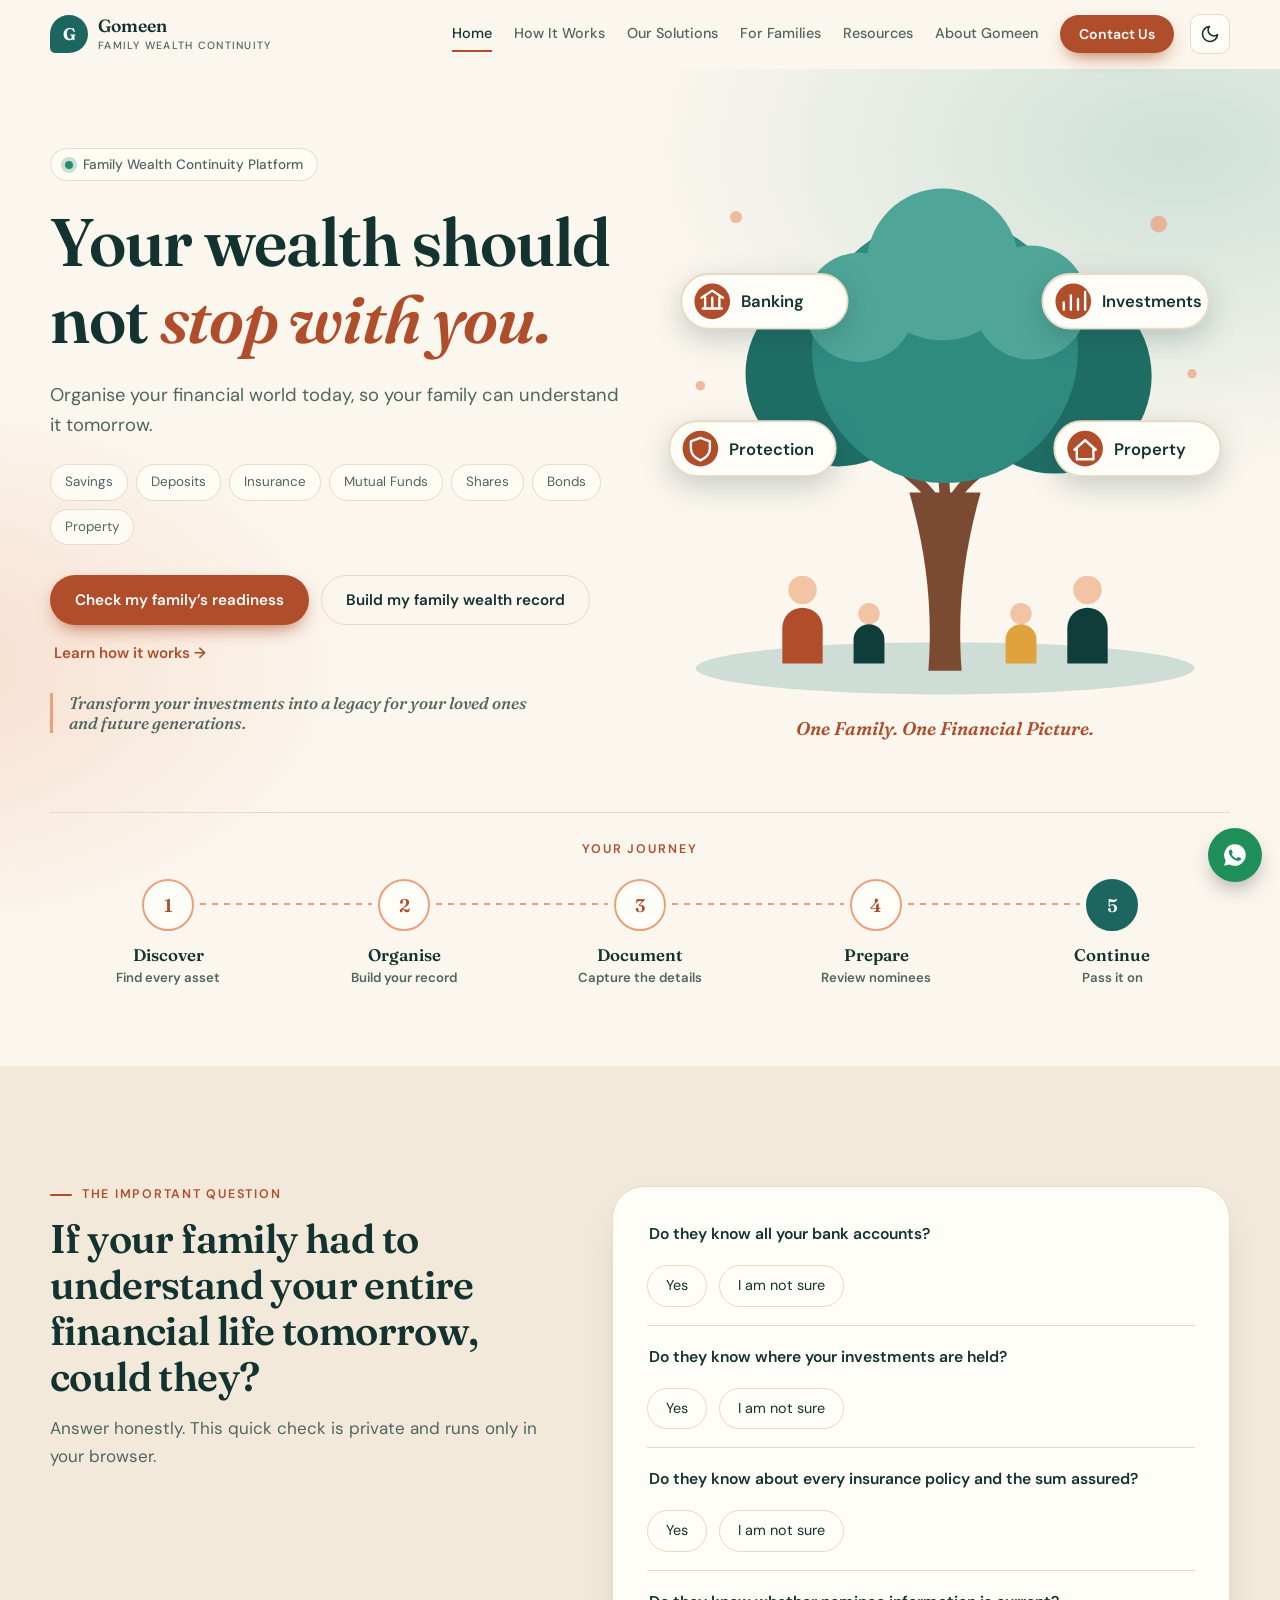
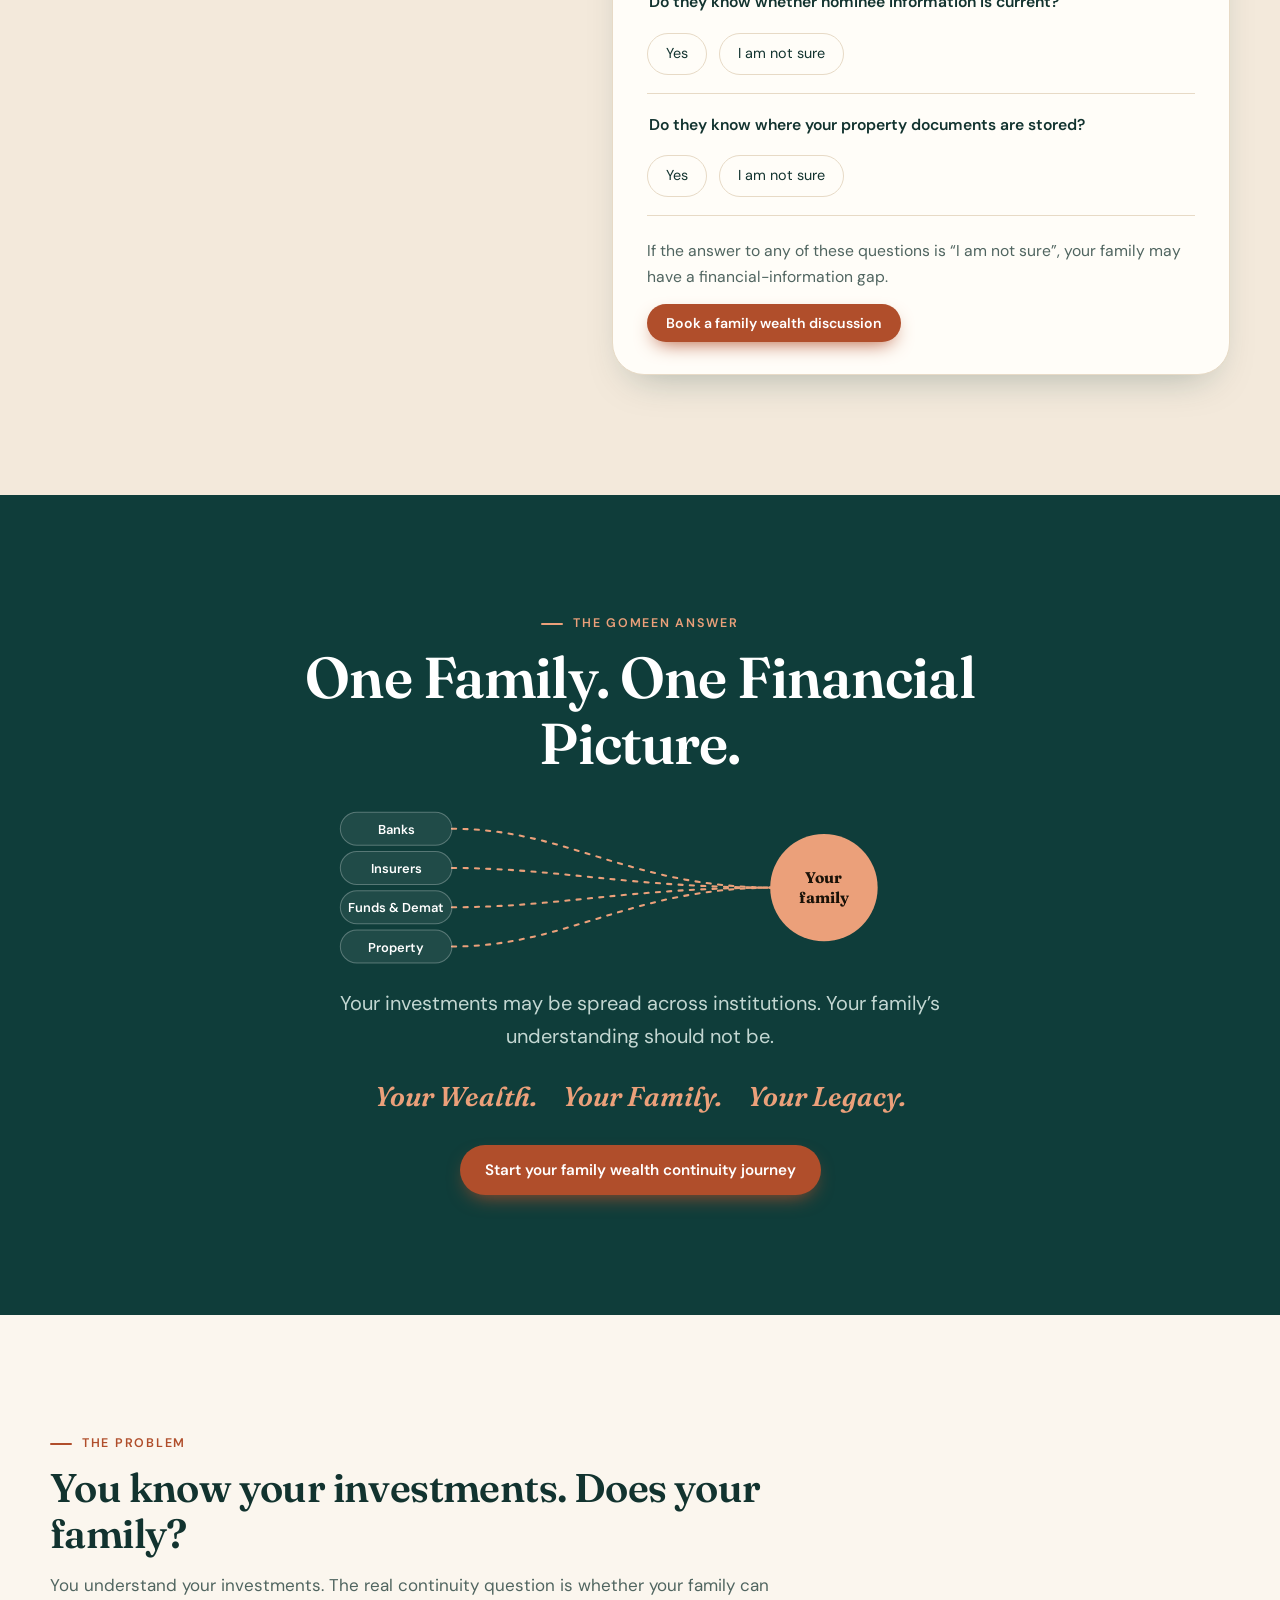
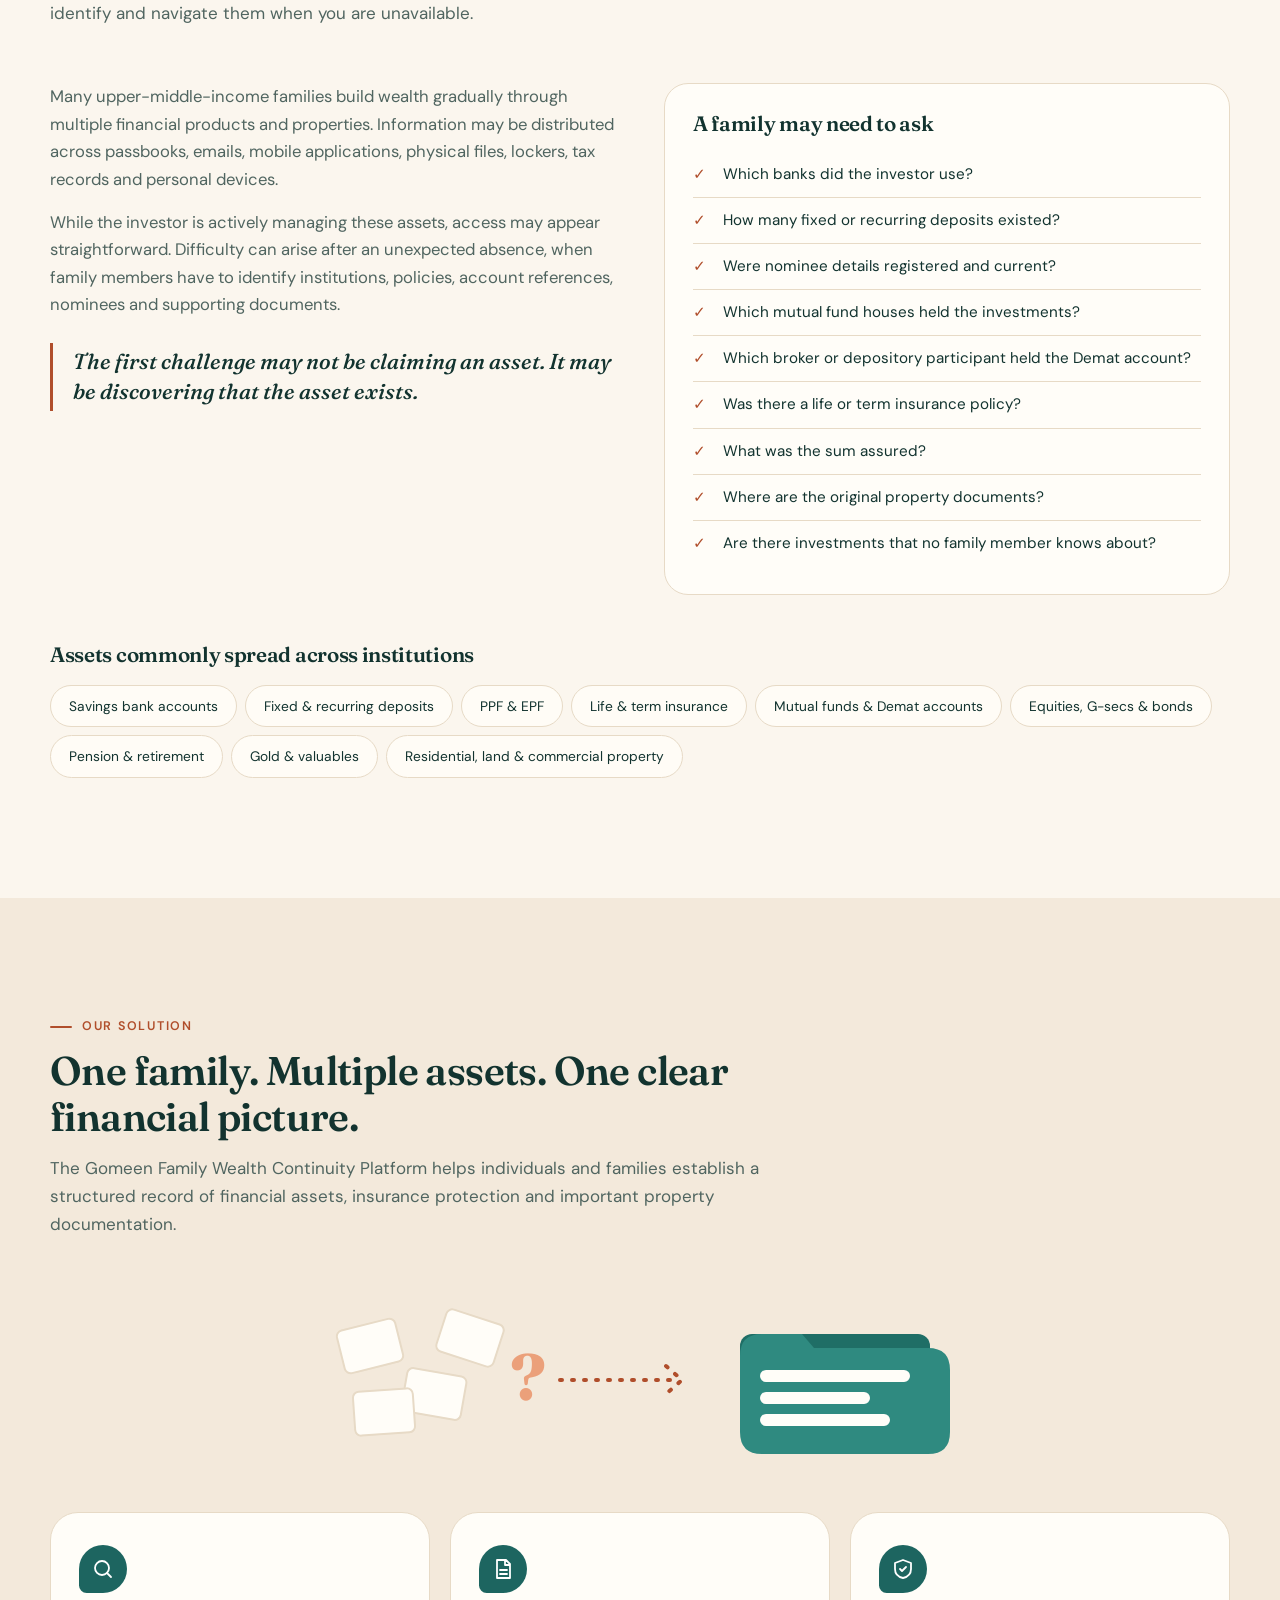
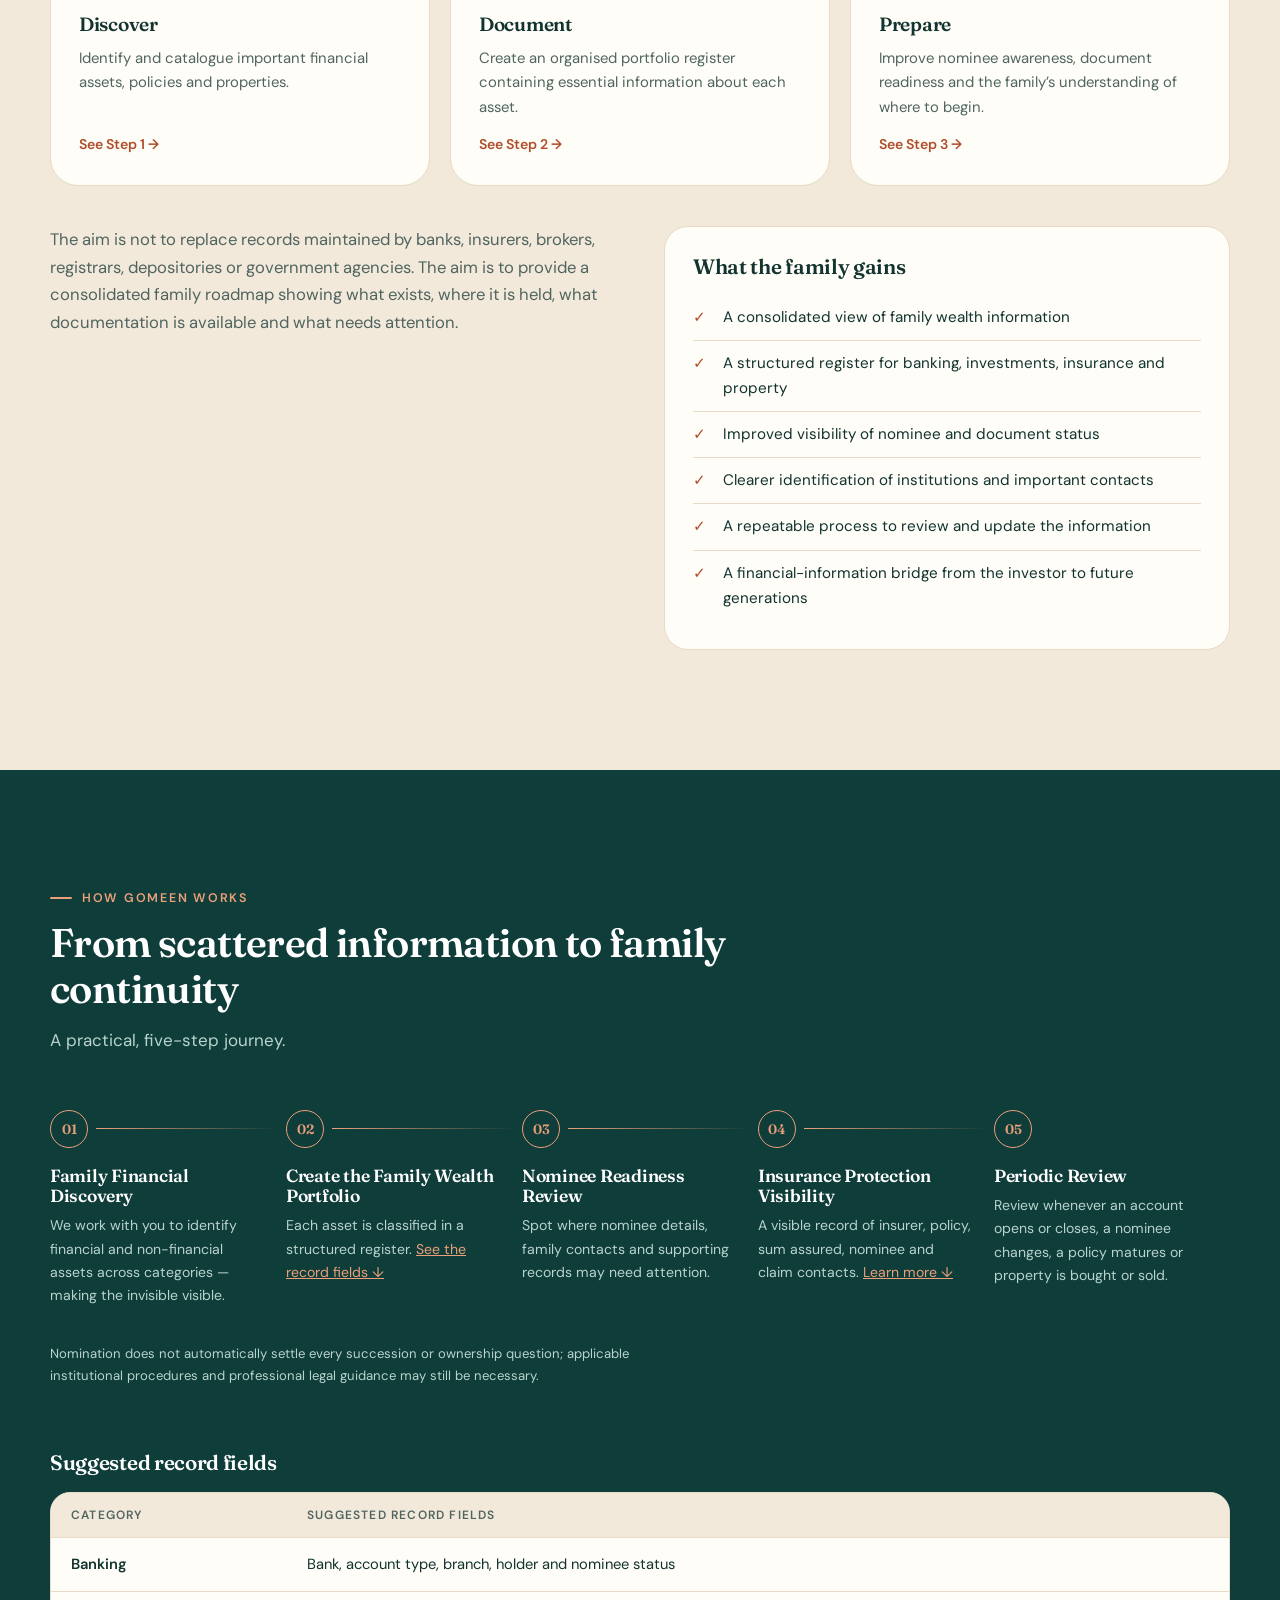
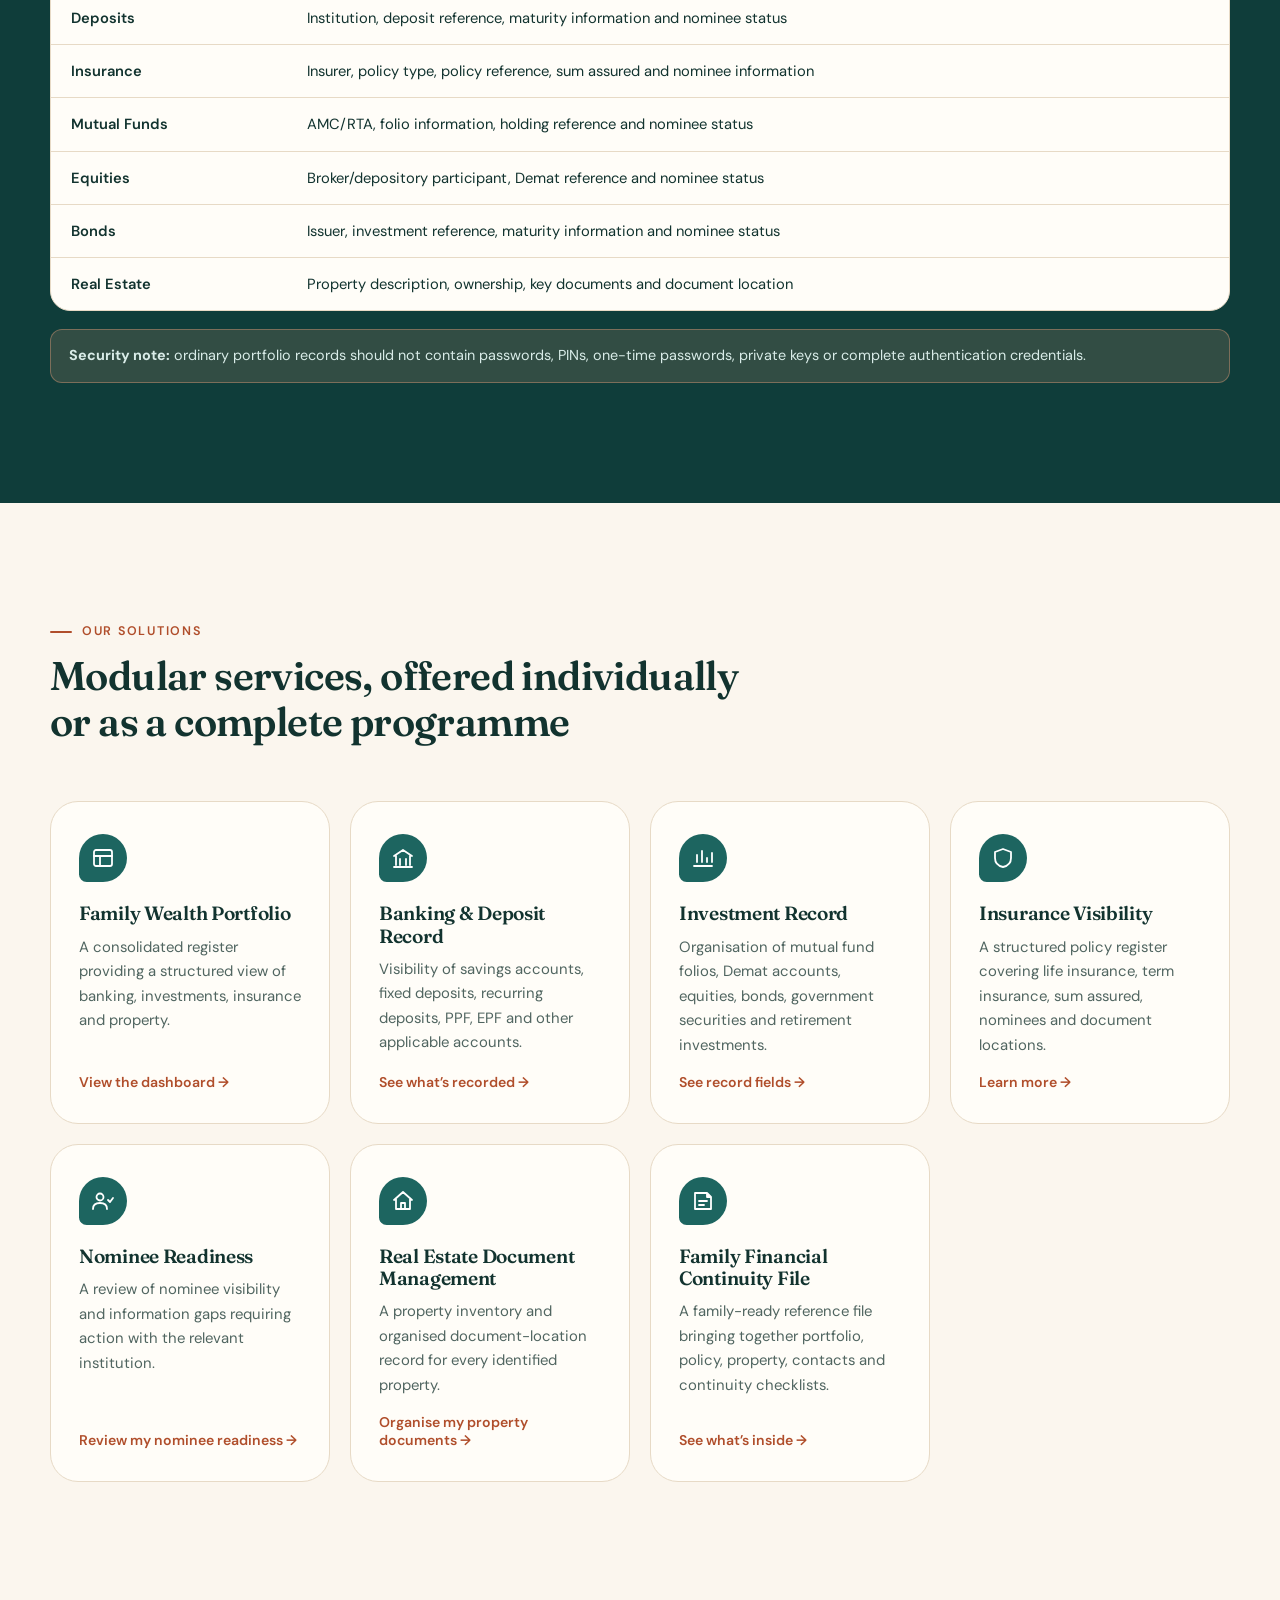
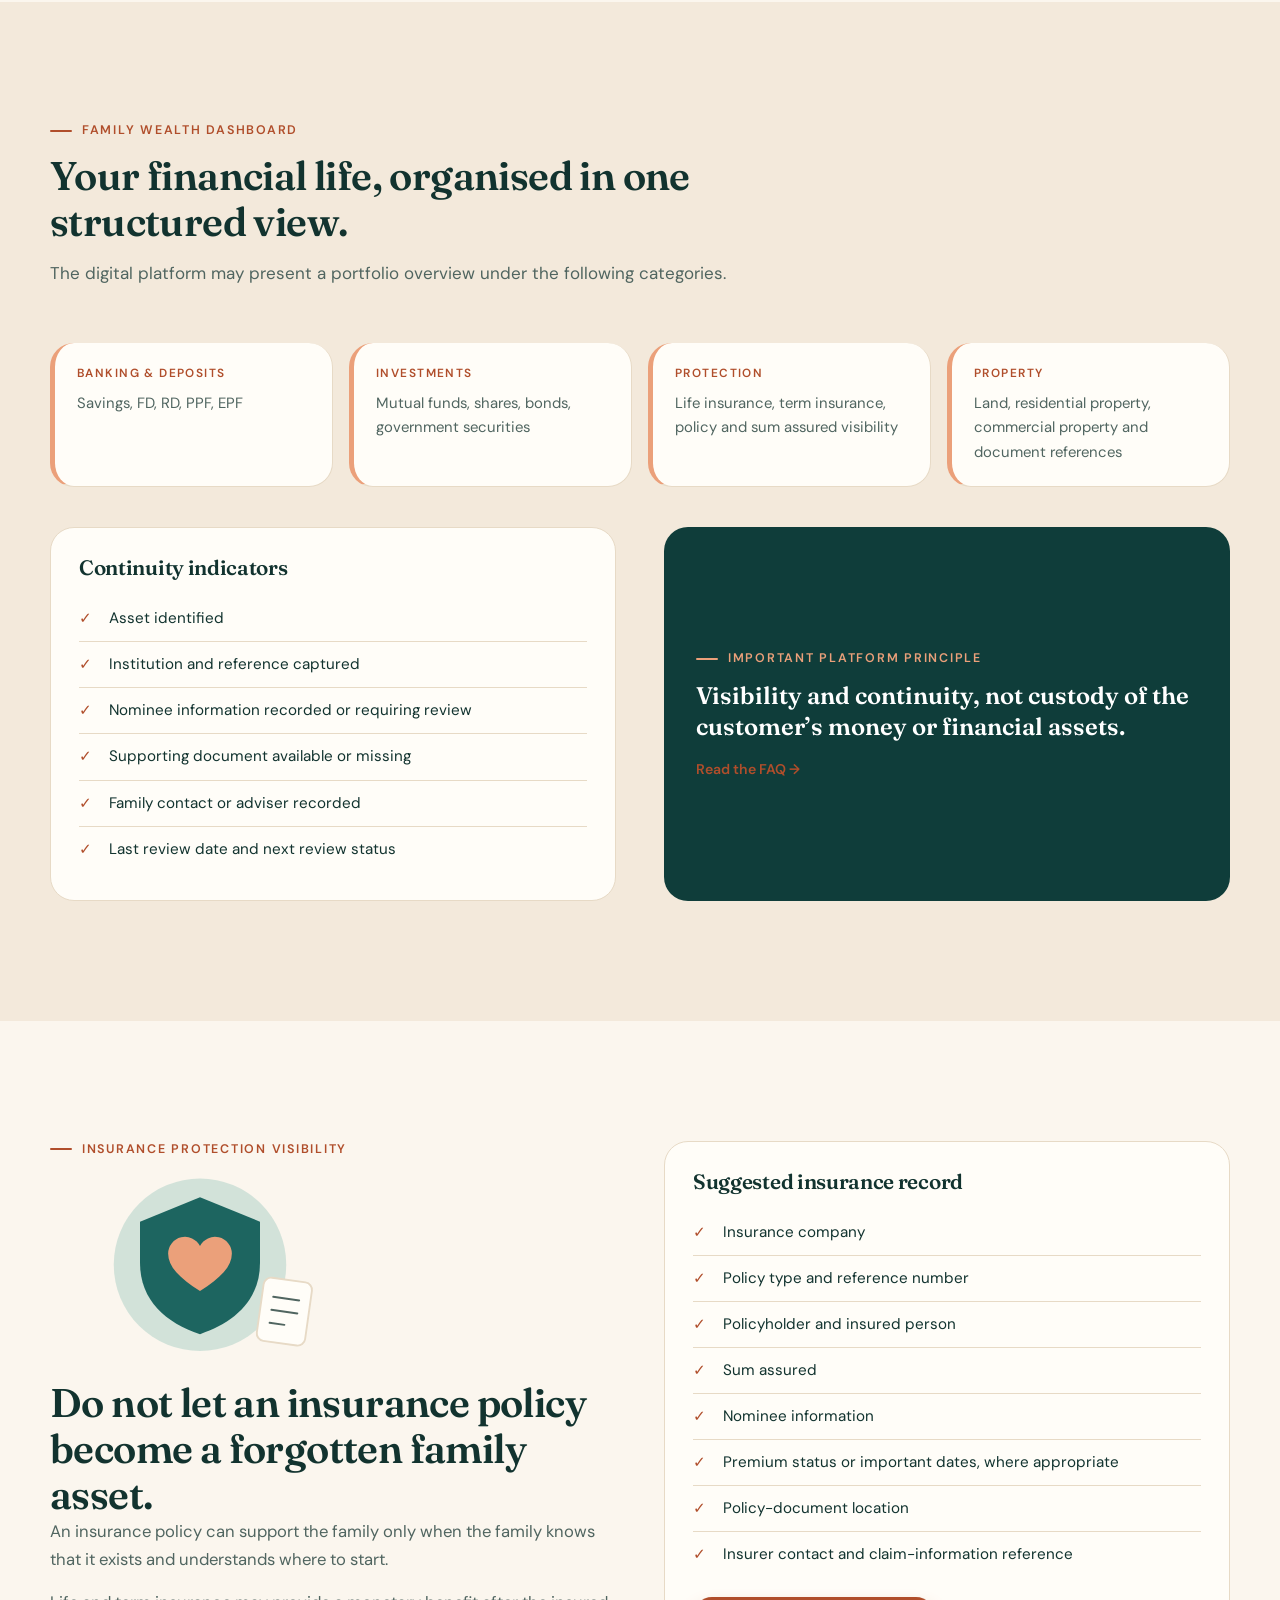
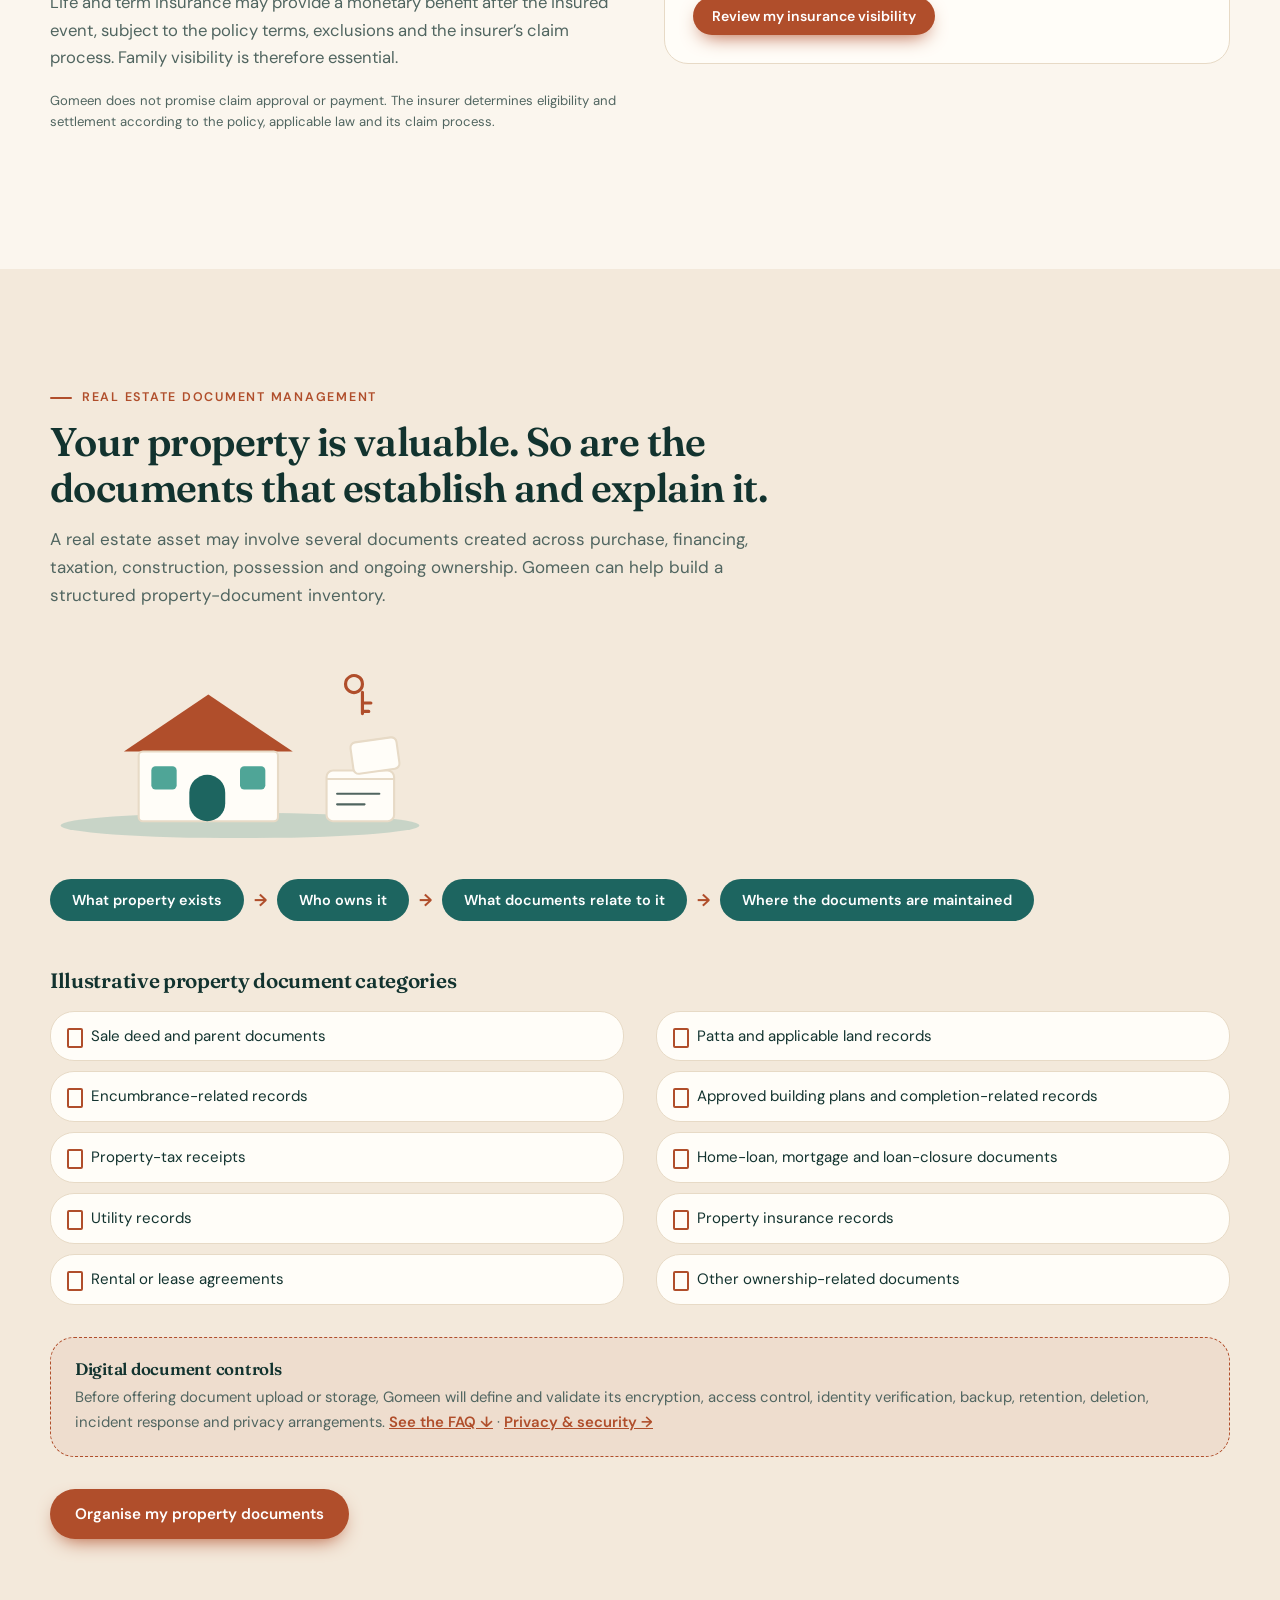
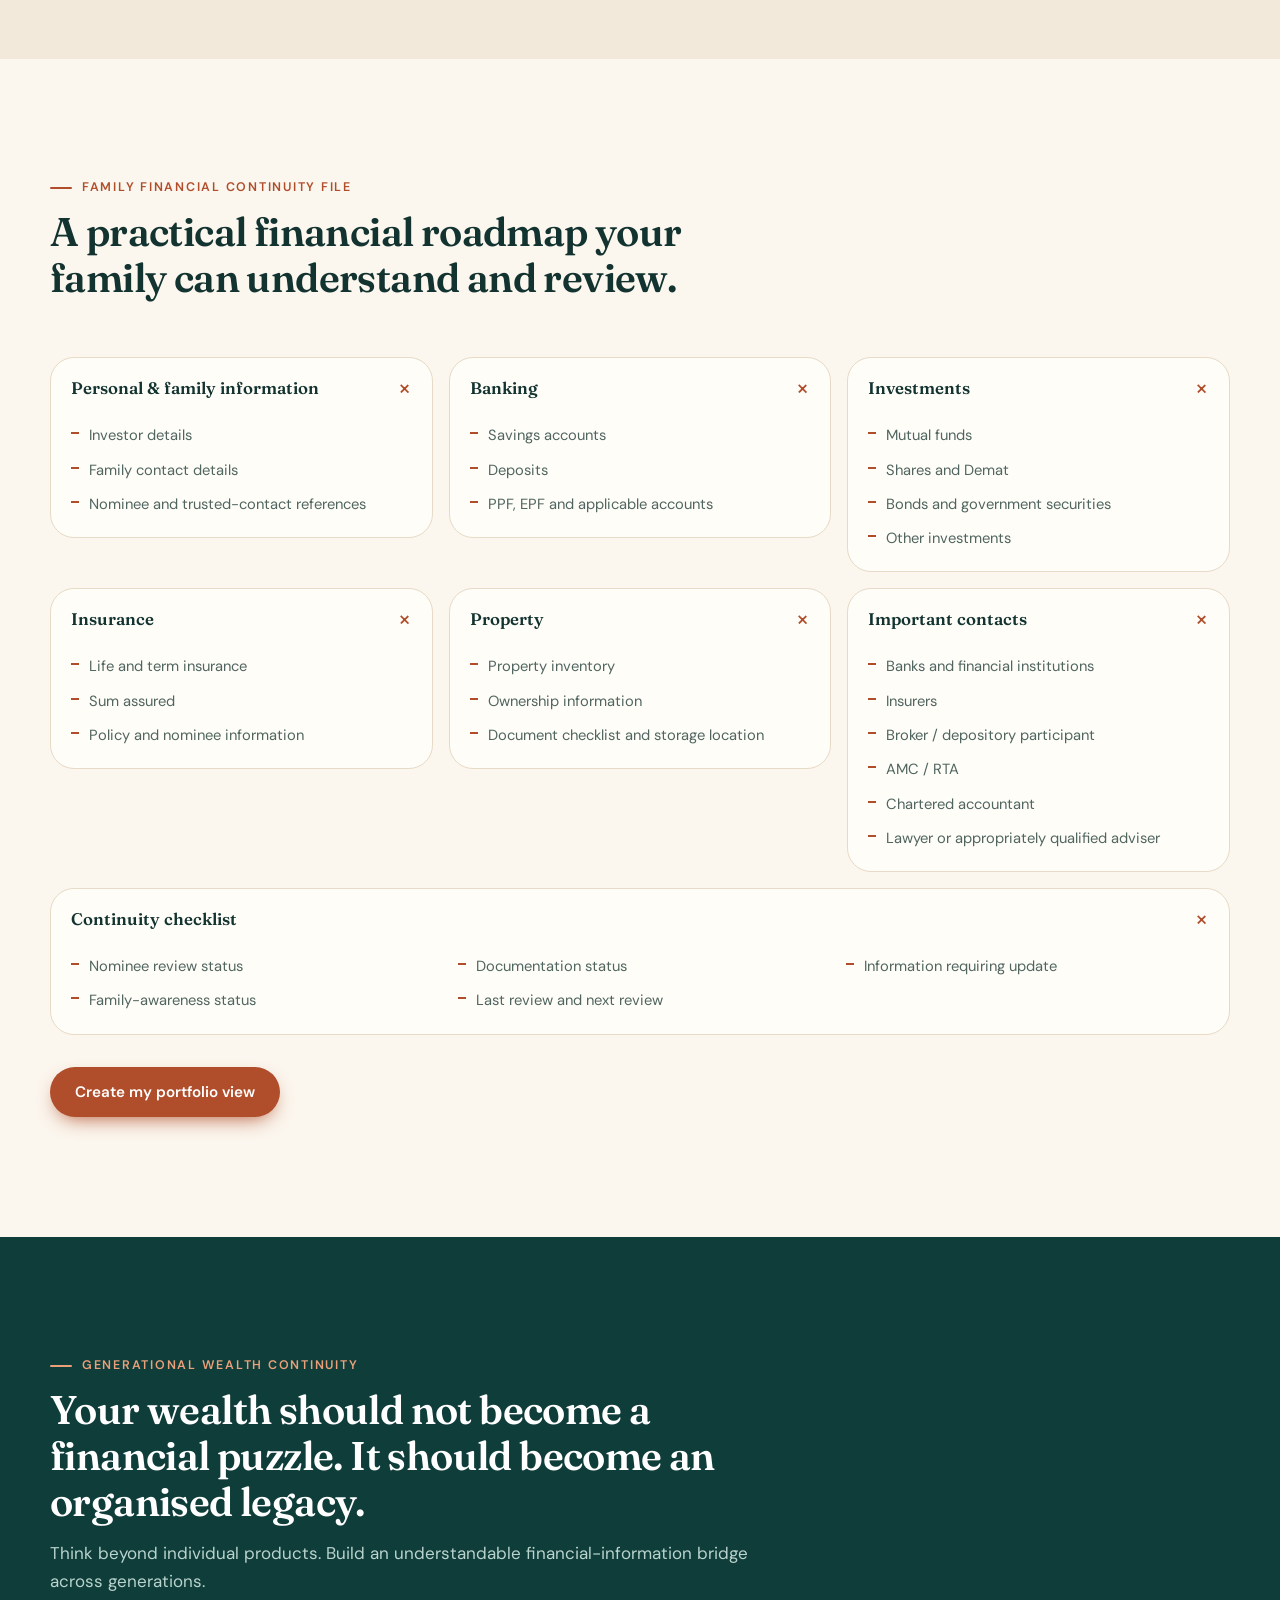
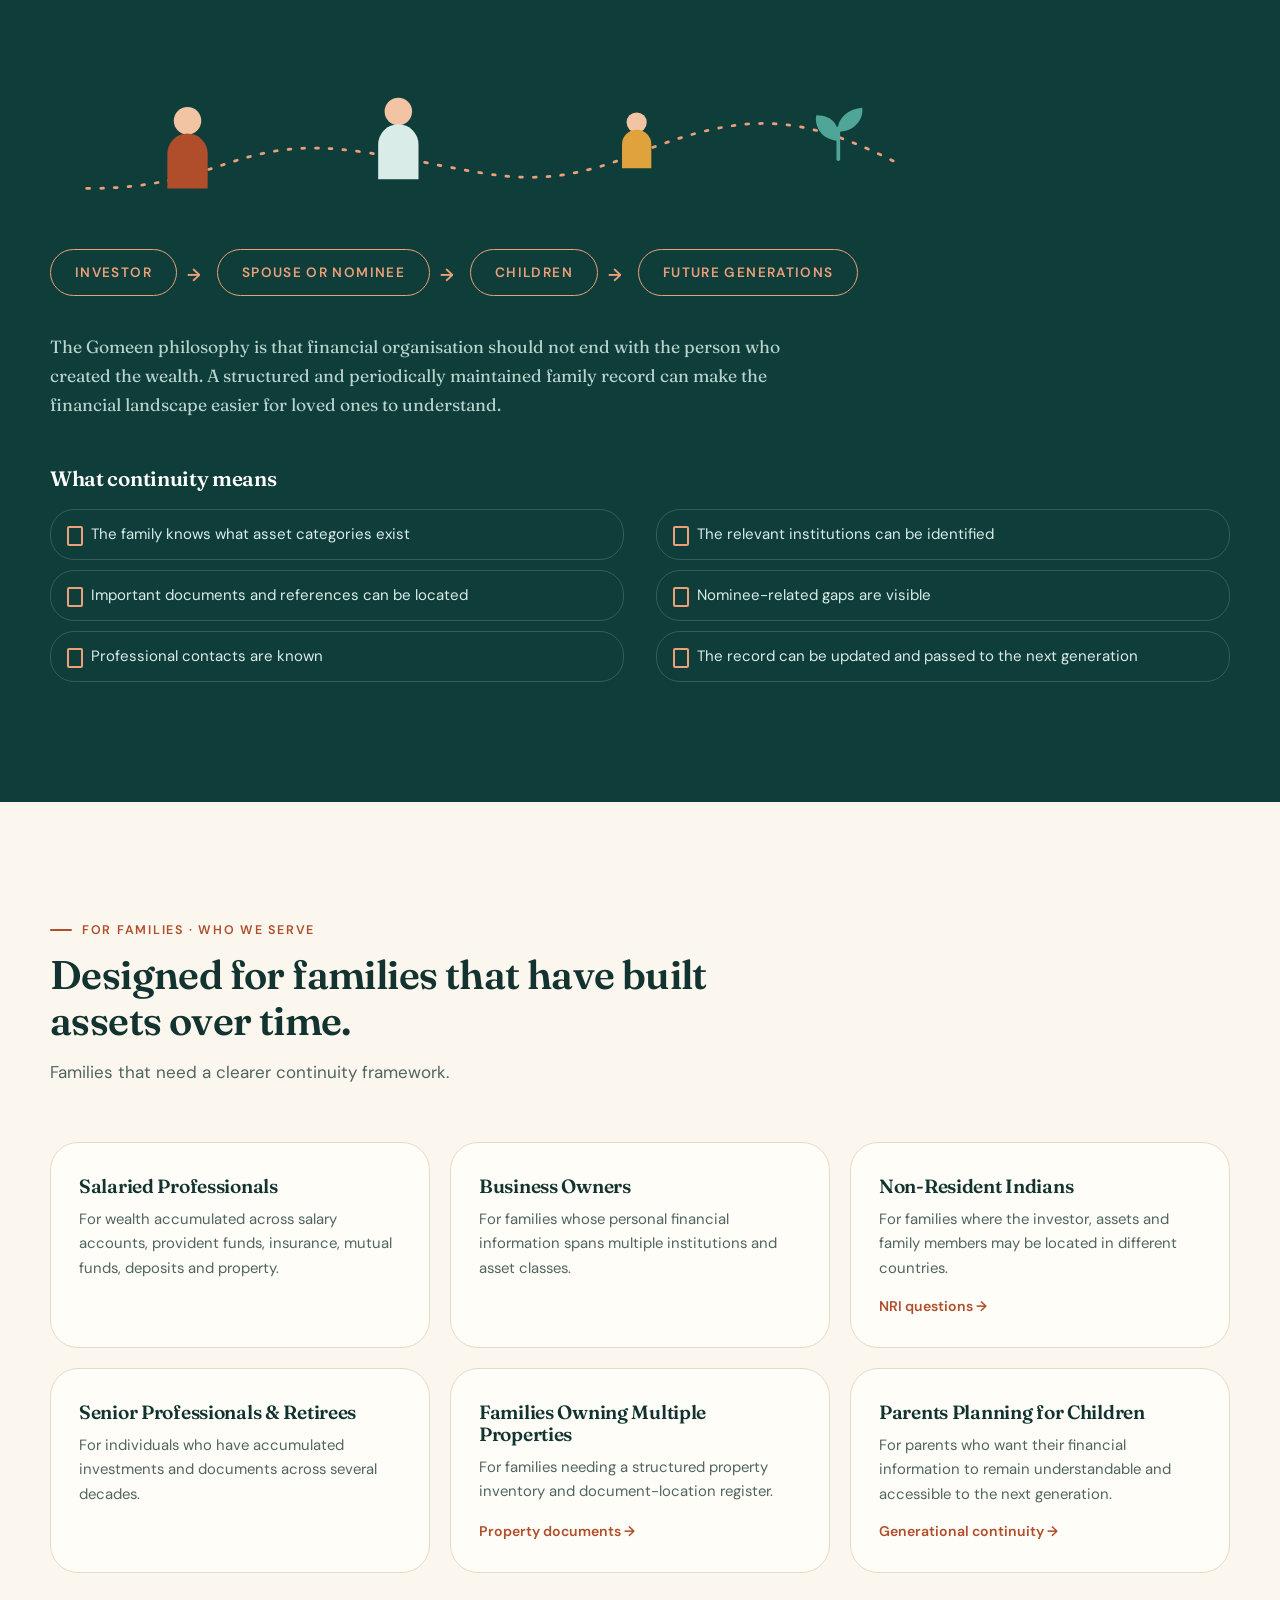
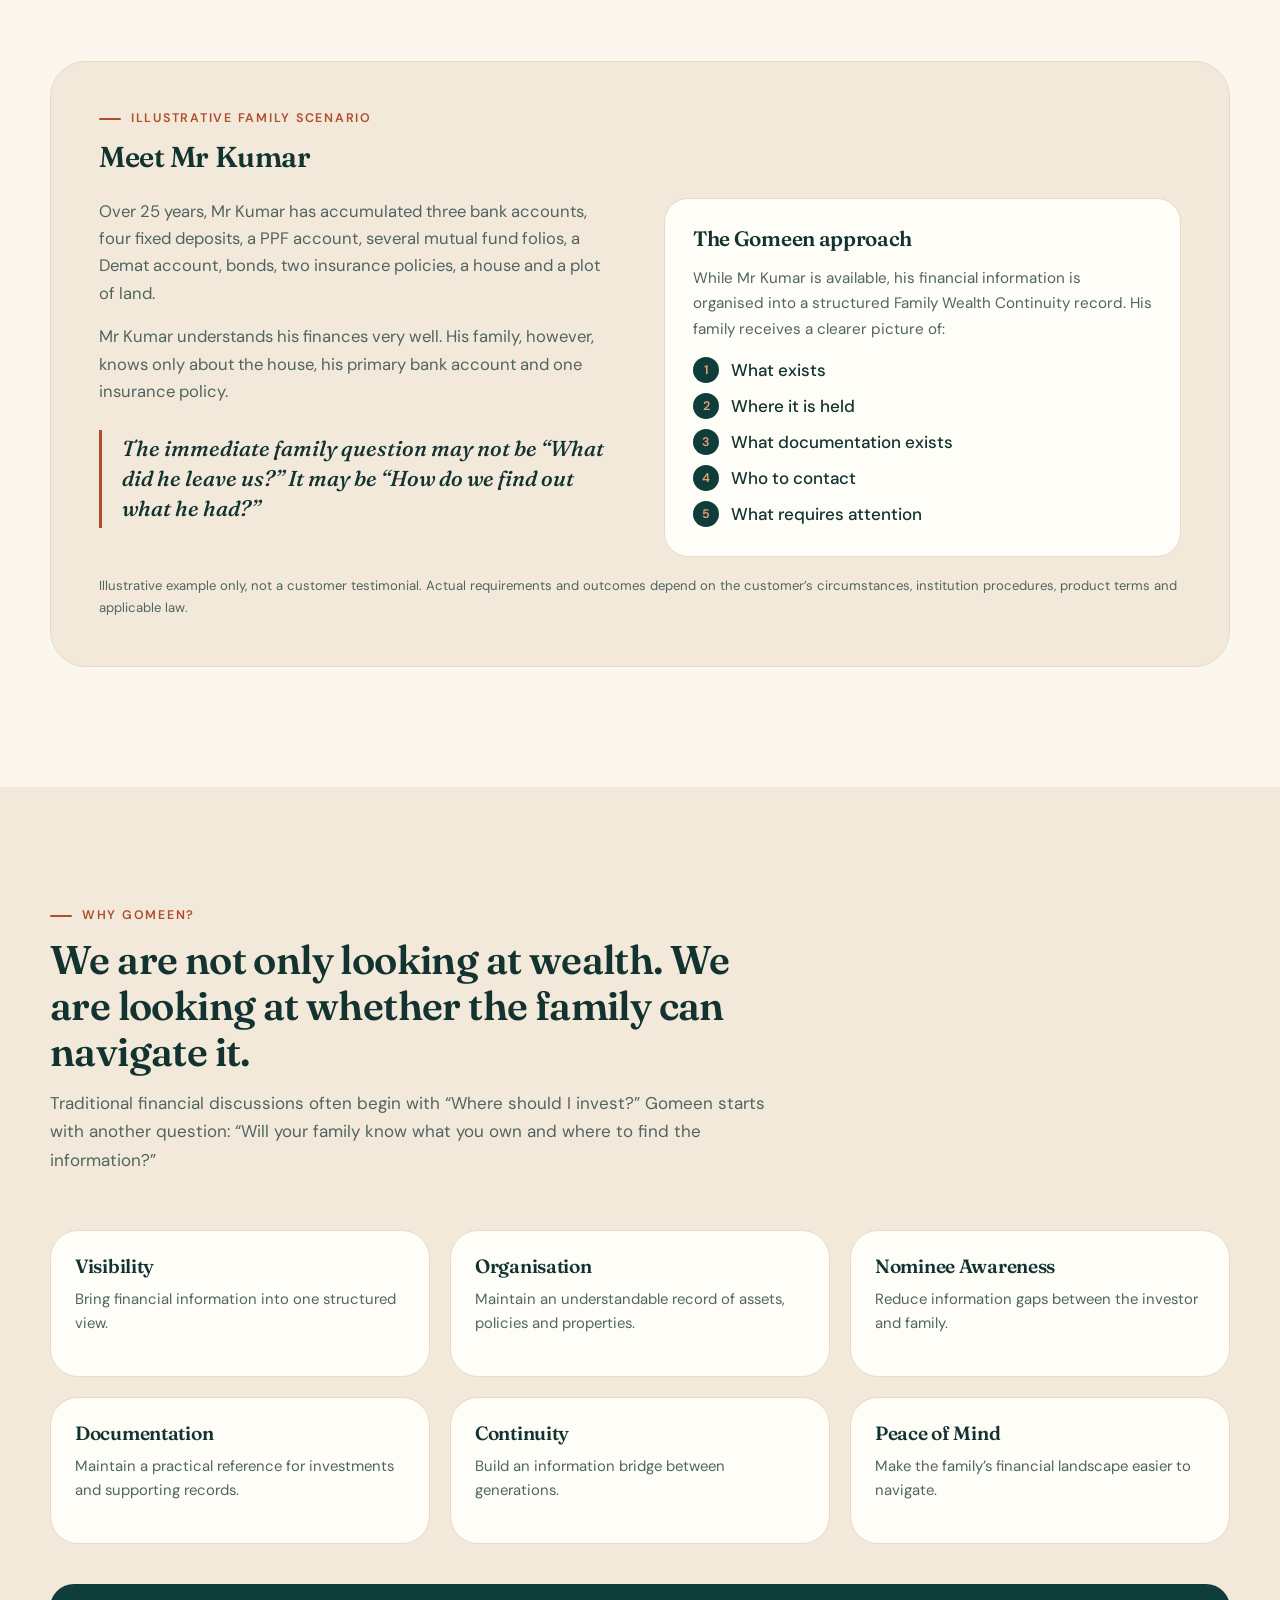
<file: index.html>
<!doctype html>
<html lang="en" data-theme="light">
<head>
<meta charset="utf-8">
<meta name="viewport" content="width=device-width, initial-scale=1">
<title>Gomeen Consultancy | Family Wealth Continuity Platform</title>
<meta name="description" content="You built the wealth. Help your family find it. Gomeen helps families organise banking, investments, insurance and property records into one clear financial picture.">
<link rel="canonical" href="https://www.gomeenconsultancy.com/">
<meta name="theme-color" content="#0f3d3a">
<meta property="og:type" content="website">
<meta property="og:site_name" content="Gomeen Consultancy Services Limited">
<meta property="og:title" content="Gomeen Consultancy | Family Wealth Continuity Platform">
<meta property="og:description" content="You built the wealth. Help your family find it. Organise your financial world today, so your family can understand it tomorrow.">
<meta property="og:url" content="https://www.gomeenconsultancy.com/">
<meta property="og:image" content="https://www.gomeenconsultancy.com/og-image.png">
<meta property="og:image:width" content="1200">
<meta property="og:image:height" content="630">
<meta name="twitter:card" content="summary_large_image">
<link rel="icon" href="data:image/svg+xml,%3Csvg xmlns='http://www.w3.org/2000/svg' viewBox='0 0 64 64'%3E%3Crect width='64' height='64' rx='14' fill='%230f3d3a'/%3E%3Cpath d='M32 14v36M18 28c0-8 28-8 28 0s-28 8-28 16 28 8 28 0' fill='none' stroke='%23e8956b' stroke-width='5' stroke-linecap='round'/%3E%3C/svg%3E">
<link rel="preconnect" href="https://fonts.googleapis.com">
<link rel="preconnect" href="https://fonts.gstatic.com" crossorigin>
<link href="https://fonts.googleapis.com/css2?family=Fraunces:opsz,wght@9..144,500;9..144,600;9..144,700&family=DM+Sans:wght@400;500;600&display=swap" rel="stylesheet">
<link rel="stylesheet" href="css/style.css">
<script>try{var t=localStorage.getItem('theme');if(t)document.documentElement.dataset.theme=t;else if(matchMedia('(prefers-color-scheme: dark)').matches)document.documentElement.dataset.theme='dark'}catch(e){}</script>
</head>
<body>
<a class="skip" href="#main">Skip to content</a>

<header class="nav" id="nav">
  <div class="wrap nav-in">
    <a href="#top" class="brand" aria-label="Gomeen Consultancy Services — home"><span class="mark">G</span><span class="brand-t">Gomeen <small>Family Wealth Continuity</small></span></a>
    <nav id="menu" class="menu" aria-label="Primary">
      <a href="#top">Home</a>
      <a href="#how">How It Works</a>
      <a href="#solutions">Our Solutions</a>
      <a href="#families">For Families</a>
      <a href="#resources">Resources</a>
      <a href="#about">About Gomeen</a>
      <a href="#contact" class="btn btn-gold sm">Contact Us</a>
    </nav>
    <div class="nav-tools">
      <a class="icon-btn call" href="tel:+919600168982" aria-label="Call Gomeen"><svg viewBox="0 0 24 24" width="20" height="20" fill="none" stroke="currentColor" stroke-width="2" stroke-linecap="round" stroke-linejoin="round"><path d="M22 16.9v3a2 2 0 0 1-2.2 2 19.8 19.8 0 0 1-8.6-3.1 19.5 19.5 0 0 1-6-6A19.8 19.8 0 0 1 2.1 4.2 2 2 0 0 1 4.1 2h3a2 2 0 0 1 2 1.7c.1 1 .4 1.9.7 2.8a2 2 0 0 1-.5 2.1L8.1 9.9a16 16 0 0 0 6 6l1.3-1.3a2 2 0 0 1 2.1-.4c.9.3 1.8.6 2.8.7a2 2 0 0 1 1.7 2z"/></svg></a>
      <button class="icon-btn" id="themeBtn" aria-label="Toggle dark mode"><svg viewBox="0 0 24 24" width="20" height="20" fill="none" stroke="currentColor" stroke-width="2" stroke-linecap="round" stroke-linejoin="round"><path d="M21 12.8A9 9 0 1 1 11.2 3a7 7 0 0 0 9.8 9.8z"/></svg></button>
      <button class="icon-btn burger" id="burger" aria-label="Open menu" aria-expanded="false" aria-controls="menu"><span></span><span></span></button>
    </div>
  </div>
  <div class="progress" id="progress" aria-hidden="true"></div>
</header>

<main id="main">

<!-- 1. HOME / HERO -->
<section class="hero" id="top">
  <div class="wrap hero-in">
    <div class="hero-copy">
      <p class="eyebrow reveal"><span class="dot"></span> Family Wealth Continuity Platform</p>
      <h1 class="reveal">Your wealth should not <em>stop with you.</em></h1>
      <p class="lead reveal">Organise your financial world today, so your family can understand it tomorrow.</p>
      <ul class="assets reveal" aria-label="Asset types covered">
        <li>Savings</li><li>Deposits</li><li>Insurance</li><li>Mutual Funds</li><li>Shares</li><li>Bonds</li><li>Property</li>
      </ul>
      <div class="cta reveal">
        <a href="#question" class="btn btn-gold">Check my family’s readiness</a>
        <a href="#contact" class="btn btn-ghost">Build my family wealth record</a>
        <a href="#how" class="link-arrow">Learn how it works →</a>
      </div>
      <p class="hero-msg reveal">Transform your investments into a legacy for your loved ones and future generations.</p>
    </div>

    <figure class="hero-art reveal" aria-label="Illustration: a family tree whose branches carry banking, investments, protection and property">
      <svg viewBox="0 0 480 480" role="img" aria-labelledby="treeT">
        <title id="treeT">A tree representing one family, with four branches: banking, investments, protection and property</title>
        <ellipse class="ground" cx="240" cy="444" rx="210" ry="22"/>
        <path class="trunk" d="M226 446C230 392 224 346 210 296L270 296C256 346 250 392 254 446Z"/>
        <path class="limb" d="M240 330C240 290 190 270 150 236M240 322C246 280 300 262 336 232M240 300C238 260 232 230 232 200"/>
        <circle class="leaf l2" cx="150" cy="196" r="78"/>
        <circle class="leaf l2" cx="332" cy="198" r="82"/>
        <circle class="leaf l1" cx="240" cy="176" r="112"/>
        <circle class="leaf l3" cx="238" cy="104" r="64"/>
        <circle class="leaf l3" cx="168" cy="140" r="46"/>
        <circle class="leaf l3" cx="312" cy="136" r="48"/>
        <g class="badges">
          <a href="#dashboard"><g transform="translate(18 112)"><rect rx="23" width="140" height="46"/><circle cx="26" cy="23" r="15"/><path class="gl" d="M18 29h16M20 29v-9M26 29v-9M32 29v-9M17 20l9-6 9 6"/><text x="50" y="28">Banking</text></g></a>
          <a href="#dashboard"><g transform="translate(322 112)"><rect rx="23" width="140" height="46"/><circle cx="26" cy="23" r="15"/><path class="gl" d="M18 30V24M24 30V18M30 30V21M36 30V15"/><text x="50" y="28">Investments</text></g></a>
          <a href="#insurance"><g transform="translate(8 236)"><rect rx="23" width="140" height="46"/><circle cx="26" cy="23" r="15"/><path class="gl" d="M26 14 18 17v6c0 5 3.5 8 8 10 4.500-2 8-5 8-10v-6z"/><text x="50" y="28">Protection</text></g></a>
          <a href="#property"><g transform="translate(332 236)"><rect rx="23" width="140" height="46"/><circle cx="26" cy="23" r="15"/><path class="gl" d="M17 24l9-8 9 8M19 23v9h14v-9"/><text x="50" y="28">Property</text></g></a>
        </g>
        <g class="folk">
          <g transform="translate(120 440)"><circle class="h" cy="-62" r="12"/><path class="b a1" d="M-17 0v-30a17 17 0 0 1 34 0v30z"/></g>
          <g transform="translate(176 440)"><circle class="h" cy="-42" r="9"/><path class="b a2" d="M-13 0v-20a13 13 0 0 1 26 0v20z"/></g>
          <g transform="translate(304 440)"><circle class="h" cy="-42" r="9"/><path class="b a3" d="M-13 0v-20a13 13 0 0 1 26 0v20z"/></g>
          <g transform="translate(360 440)"><circle class="h" cy="-62" r="12"/><path class="b a2" d="M-17 0v-30a17 17 0 0 1 34 0v30z"/></g>
        </g>
        <g class="spark"><circle cx="64" cy="64" r="5"/><circle cx="420" cy="70" r="7"/><circle cx="448" cy="196" r="4"/><circle cx="34" cy="206" r="4"/></g>
      </svg>
      <figcaption>One Family. One Financial Picture.</figcaption>
    </figure>
  </div>

  <div class="wrap journey reveal" aria-label="Core customer journey">
    <p class="j-title">Your journey</p>
    <ol>
      <li><a href="#problem"><b>Discover</b><small>Find every asset</small></a></li>
      <li><a href="#how"><b>Organise</b><small>Build your record</small></a></li>
      <li><a href="#property"><b>Document</b><small>Capture the details</small></a></li>
      <li><a href="#nominee"><b>Prepare</b><small>Review nominees</small></a></li>
      <li><a href="#generations"><b>Continue</b><small>Pass it on</small></a></li>
    </ol>
  </div>
</section>

<!-- Important Question + readiness check -->
<section class="sec alt" id="question">
  <div class="wrap q-grid">
    <div class="sec-h">
      <p class="kicker">The important question</p>
      <h2>If your family had to understand your entire financial life tomorrow, could they?</h2>
      <p>Answer honestly. This quick check is private and runs only in your browser.</p>
    </div>
    <form class="quiz reveal" id="quiz" aria-label="Family readiness check">
      <fieldset><legend>Do they know all your bank accounts?</legend><label><input type="radio" name="q1" value="1"> Yes</label><label><input type="radio" name="q1" value="0"> I am not sure</label></fieldset>
      <fieldset><legend>Do they know where your investments are held?</legend><label><input type="radio" name="q2" value="1"> Yes</label><label><input type="radio" name="q2" value="0"> I am not sure</label></fieldset>
      <fieldset><legend>Do they know about every insurance policy and the sum assured?</legend><label><input type="radio" name="q3" value="1"> Yes</label><label><input type="radio" name="q3" value="0"> I am not sure</label></fieldset>
      <fieldset><legend>Do they know whether nominee information is current?</legend><label><input type="radio" name="q4" value="1"> Yes</label><label><input type="radio" name="q4" value="0"> I am not sure</label></fieldset>
      <fieldset><legend>Do they know where your property documents are stored?</legend><label><input type="radio" name="q5" value="1"> Yes</label><label><input type="radio" name="q5" value="0"> I am not sure</label></fieldset>
      <div class="quiz-out" id="quizOut" role="status" aria-live="polite">
        <p id="quizMsg">If the answer to any of these questions is “I am not sure”, your family may have a financial-information gap.</p>
        <a href="#contact" class="btn btn-gold sm" id="quizCta" hidden>Book a family wealth discussion</a>
      </div>
    </form>
  </div>
</section>

<!-- THE GOMEEN ANSWER -->
<section class="sec dark answer" id="answer">
  <div class="wrap answer-in">
    <p class="kicker">The Gomeen answer</p>
    <h2>One Family. One Financial Picture.</h2>
    <svg class="conv" viewBox="0 0 600 158" aria-hidden="true">
      <g class="paths"><path d="M118 22C230 22 290 79 430 79"/><path d="M118 60C220 60 290 79 430 79"/><path d="M118 98C220 98 290 79 430 79"/><path d="M118 136C230 136 290 79 430 79"/></g>
      <g class="node"><rect x="10" y="6" width="108" height="32" rx="16"/><text x="64" y="27">Banks</text><rect x="10" y="44" width="108" height="32" rx="16"/><text x="64" y="65">Insurers</text><rect x="10" y="82" width="108" height="32" rx="16"/><text x="64" y="103">Funds &amp; Demat</text><rect x="10" y="120" width="108" height="32" rx="16"/><text x="64" y="141">Property</text></g>
      <g class="hub"><circle cx="478" cy="79" r="52"/><text x="478" y="75">Your</text><text x="478" y="94">family</text></g>
    </svg>
    <p class="answer-lead">Your investments may be spread across institutions. Your family’s understanding should not be.</p>
    <p class="trio"><span>Your Wealth.</span> <span>Your Family.</span> <span>Your Legacy.</span></p>
    <a href="#contact" class="btn btn-gold">Start your family wealth continuity journey</a>
  </div>
</section>

<!-- 2. THE PROBLEM -->
<section class="sec" id="problem">
  <div class="wrap">
    <div class="sec-h">
      <p class="kicker">The problem</p>
      <h2>You know your investments. Does your family?</h2>
      <p>You understand your investments. The real continuity question is whether your family can identify and navigate them when you are unavailable.</p>
    </div>
    <div class="two">
      <div class="prose">
        <p>Many upper-middle-income families build wealth gradually through multiple financial products and properties. Information may be distributed across passbooks, emails, mobile applications, physical files, lockers, tax records and personal devices.</p>
        <p>While the investor is actively managing these assets, access may appear straightforward. Difficulty can arise after an unexpected absence, when family members have to identify institutions, policies, account references, nominees and supporting documents.</p>
        <blockquote class="pull">The first challenge may not be claiming an asset. It may be discovering that the asset exists.</blockquote>
      </div>
      <div class="panel">
        <h3>A family may need to ask</h3>
        <ul class="tick">
          <li>Which banks did the investor use?</li>
          <li>How many fixed or recurring deposits existed?</li>
          <li>Were nominee details registered and current?</li>
          <li>Which mutual fund houses held the investments?</li>
          <li>Which broker or depository participant held the Demat account?</li>
          <li>Was there a life or term insurance policy?</li>
          <li>What was the sum assured?</li>
          <li>Where are the original property documents?</li>
          <li>Are there investments that no family member knows about?</li>
        </ul>
      </div>
    </div>
    <h3 class="sub">Assets commonly spread across institutions</h3>
    <ul class="chips big">
      <li><a href="#dashboard">Savings bank accounts</a></li>
      <li><a href="#dashboard">Fixed &amp; recurring deposits</a></li>
      <li><a href="#dashboard">PPF &amp; EPF</a></li>
      <li><a href="#insurance">Life &amp; term insurance</a></li>
      <li><a href="#dashboard">Mutual funds &amp; Demat accounts</a></li>
      <li><a href="#dashboard">Equities, G-secs &amp; bonds</a></li>
      <li><a href="#dashboard">Pension &amp; retirement</a></li>
      <li><a href="#dashboard">Gold &amp; valuables</a></li>
      <li><a href="#property">Residential, land &amp; commercial property</a></li>
    </ul>
  </div>
</section>

<!-- 3. OUR SOLUTION -->
<section class="sec alt" id="solution">
  <div class="wrap">
    <div class="sec-h">
      <p class="kicker">Our solution</p>
      <h2>One family. Multiple assets. One clear financial picture.</h2>
      <p>The Gomeen Family Wealth Continuity Platform helps individuals and families establish a structured record of financial assets, insurance protection and important property documentation.</p>
    </div>
    <svg class="ill ill-sort" viewBox="0 0 640 170" aria-hidden="true">
      <g class="scatter"><rect x="20" y="30" width="60" height="44" rx="6" transform="rotate(-14 50 52)"/><rect x="84" y="78" width="60" height="44" rx="6" transform="rotate(10 114 100)"/><rect x="34" y="96" width="60" height="44" rx="6" transform="rotate(-4 64 118)"/><rect x="120" y="22" width="60" height="44" rx="6" transform="rotate(18 150 44)"/><text x="190" y="106">?</text></g>
      <path class="arrow" d="M240 86h120M346 72l16 14-16 14"/>
      <g class="tidy"><rect class="fold" x="420" y="40" width="190" height="100" rx="12"/><path class="fold2" d="M420 62q0-22 22-22h40l12 14h114q22 0 22 22v62q0 22-22 22H442q-22 0-22-22z"/><g><rect x="440" y="76" width="150" height="12" rx="6"/><rect x="440" y="98" width="110" height="12" rx="6"/><rect x="440" y="120" width="130" height="12" rx="6"/></g></g>
    </svg>
    <div class="cards three">
      <article class="card reveal">
        <div class="ico"><svg viewBox="0 0 24 24"><circle cx="11" cy="11" r="7"/><path d="m20 20-4-4"/></svg></div>
        <h3>Discover</h3>
        <p>Identify and catalogue important financial assets, policies and properties.</p>
        <a class="more" href="#how">See Step 1 →</a>
      </article>
      <article class="card reveal">
        <div class="ico"><svg viewBox="0 0 24 24"><path d="M6 3h9l4 4v14H6zM14 3v5h5M9 13h7M9 17h7"/></svg></div>
        <h3>Document</h3>
        <p>Create an organised portfolio register containing essential information about each asset.</p>
        <a class="more" href="#how">See Step 2 →</a>
      </article>
      <article class="card reveal">
        <div class="ico"><svg viewBox="0 0 24 24"><path d="M12 3 4 6v6c0 5 3.5 8 8 9 4.5-1 8-4 8-9V6z"/><path d="m9 12 2 2 4-4"/></svg></div>
        <h3>Prepare</h3>
        <p>Improve nominee awareness, document readiness and the family’s understanding of where to begin.</p>
        <a class="more" href="#nominee">See Step 3 →</a>
      </article>
    </div>
    <div class="two gains">
      <div class="prose">
        <p>The aim is not to replace records maintained by banks, insurers, brokers, registrars, depositories or government agencies. The aim is to provide a consolidated family roadmap showing what exists, where it is held, what documentation is available and what needs attention.</p>
      </div>
      <div class="panel">
        <h3>What the family gains</h3>
        <ul class="tick">
          <li>A consolidated view of family wealth information</li>
          <li>A structured register for banking, investments, insurance and property</li>
          <li>Improved visibility of nominee and document status</li>
          <li>Clearer identification of institutions and important contacts</li>
          <li>A repeatable process to review and update the information</li>
          <li>A financial-information bridge from the investor to future generations</li>
        </ul>
      </div>
    </div>
  </div>
</section>

<!-- 4. HOW GOMEEN WORKS -->
<section class="sec dark" id="how">
  <div class="wrap">
    <div class="sec-h">
      <p class="kicker">How Gomeen works</p>
      <h2>From scattered information to family continuity</h2>
      <p>A practical, five-step journey.</p>
    </div>
    <ol class="steps">
      <li><b>01</b><h4>Family Financial Discovery</h4><p>We work with you to identify financial and non-financial assets across categories — making the invisible visible.</p></li>
      <li><b>02</b><h4>Create the Family Wealth Portfolio</h4><p>Each asset is classified in a structured register. <a href="#record-fields">See the record fields ↓</a></p></li>
      <li id="nominee"><b>03</b><h4>Nominee Readiness Review</h4><p>Spot where nominee details, family contacts and supporting records may need attention.</p></li>
      <li><b>04</b><h4>Insurance Protection Visibility</h4><p>A visible record of insurer, policy, sum assured, nominee and claim contacts. <a href="#insurance">Learn more ↓</a></p></li>
      <li><b>05</b><h4>Periodic Review</h4><p>Review whenever an account opens or closes, a nominee changes, a policy matures or property is bought or sold.</p></li>
    </ol>
    <p class="fine light">Nomination does not automatically settle every succession or ownership question; applicable institutional procedures and professional legal guidance may still be necessary.</p>

    <div class="rec" id="record-fields">
      <h3>Suggested record fields</h3>
      <div class="table-wrap">
        <table>
          <thead><tr><th>Category</th><th>Suggested record fields</th></tr></thead>
          <tbody>
            <tr><td>Banking</td><td>Bank, account type, branch, holder and nominee status</td></tr>
            <tr><td>Deposits</td><td>Institution, deposit reference, maturity information and nominee status</td></tr>
            <tr><td>Insurance</td><td>Insurer, policy type, policy reference, sum assured and nominee information</td></tr>
            <tr><td>Mutual Funds</td><td>AMC/RTA, folio information, holding reference and nominee status</td></tr>
            <tr><td>Equities</td><td>Broker/depository participant, Demat reference and nominee status</td></tr>
            <tr><td>Bonds</td><td>Issuer, investment reference, maturity information and nominee status</td></tr>
            <tr><td>Real Estate</td><td>Property description, ownership, key documents and document location</td></tr>
          </tbody>
        </table>
      </div>
      <p class="secnote"><b>Security note:</b> ordinary portfolio records should not contain passwords, PINs, one-time passwords, private keys or complete authentication credentials.</p>
    </div>
  </div>
</section>

<!-- 5. OUR SOLUTIONS -->
<section class="sec" id="solutions">
  <div class="wrap">
    <div class="sec-h">
      <p class="kicker">Our solutions</p>
      <h2>Modular services, offered individually or as a complete programme</h2>
    </div>
    <div class="cards">
      <article class="card reveal">
        <div class="ico"><svg viewBox="0 0 24 24"><rect x="3" y="4" width="18" height="16" rx="2"/><path d="M3 10h18M9 10v10"/></svg></div>
        <h3>Family Wealth Portfolio</h3>
        <p>A consolidated register providing a structured view of banking, investments, insurance and property.</p>
        <a class="more" href="#dashboard">View the dashboard →</a>
      </article>
      <article class="card reveal">
        <div class="ico"><svg viewBox="0 0 24 24"><path d="M3 10 12 4l9 6M5 10v9M19 10v9M9 19v-6M15 19v-6M3 21h18"/></svg></div>
        <h3>Banking &amp; Deposit Record</h3>
        <p>Visibility of savings accounts, fixed deposits, recurring deposits, PPF, EPF and other applicable accounts.</p>
        <a class="more" href="#file">See what’s recorded →</a>
      </article>
      <article class="card reveal">
        <div class="ico"><svg viewBox="0 0 24 24"><path d="M3 20h18M6 16V9M11 16V5M16 16v-4M21 16V7"/></svg></div>
        <h3>Investment Record</h3>
        <p>Organisation of mutual fund folios, Demat accounts, equities, bonds, government securities and retirement investments.</p>
        <a class="more" href="#record-fields">See record fields →</a>
      </article>
      <article class="card reveal">
        <div class="ico"><svg viewBox="0 0 24 24"><path d="M12 3 4 6v6c0 5 3.5 8 8 9 4.5-1 8-4 8-9V6z"/></svg></div>
        <h3>Insurance Visibility</h3>
        <p>A structured policy register covering life insurance, term insurance, sum assured, nominees and document locations.</p>
        <a class="more" href="#insurance">Learn more →</a>
      </article>
      <article class="card reveal">
        <div class="ico"><svg viewBox="0 0 24 24"><circle cx="9" cy="8" r="3.5"/><path d="M2 20c0-4 3-6 7-6s7 2 7 6M17 11l2 2 3-4"/></svg></div>
        <h3>Nominee Readiness</h3>
        <p>A review of nominee visibility and information gaps requiring action with the relevant institution.</p>
        <a class="more" href="#contact">Review my nominee readiness →</a>
      </article>
      <article class="card reveal">
        <div class="ico"><svg viewBox="0 0 24 24"><path d="M3 11 12 3l9 8M5 10v10h14V10M10 20v-6h4v6"/></svg></div>
        <h3>Real Estate Document Management</h3>
        <p>A property inventory and organised document-location record for every identified property.</p>
        <a class="more" href="#property">Organise my property documents →</a>
      </article>
      <article class="card reveal span2">
        <div class="ico"><svg viewBox="0 0 24 24"><path d="M4 4h12l4 4v12H4zM16 4v4h4M8 12h8M8 16h5"/></svg></div>
        <h3>Family Financial Continuity File</h3>
        <p>A family-ready reference file bringing together portfolio, policy, property, contacts and continuity checklists.</p>
        <a class="more" href="#file">See what’s inside →</a>
      </article>
    </div>
  </div>
</section>

<!-- 6. DASHBOARD -->
<section class="sec alt" id="dashboard">
  <div class="wrap">
    <div class="sec-h">
      <p class="kicker">Family wealth dashboard</p>
      <h2>Your financial life, organised in one structured view.</h2>
      <p>The digital platform may present a portfolio overview under the following categories.</p>
    </div>
    <div class="dash">
      <div class="dash-tile"><span class="dt-k">Banking &amp; Deposits</span><p>Savings, FD, RD, PPF, EPF</p></div>
      <div class="dash-tile"><span class="dt-k">Investments</span><p>Mutual funds, shares, bonds, government securities</p></div>
      <a class="dash-tile" href="#insurance"><span class="dt-k">Protection</span><p>Life insurance, term insurance, policy and sum assured visibility</p></a>
      <a class="dash-tile" href="#property"><span class="dt-k">Property</span><p>Land, residential property, commercial property and document references</p></a>
    </div>
    <div class="two">
      <div class="panel">
        <h3>Continuity indicators</h3>
        <ul class="tick">
          <li>Asset identified</li>
          <li>Institution and reference captured</li>
          <li>Nominee information recorded or requiring review</li>
          <li>Supporting document available or missing</li>
          <li>Family contact or adviser recorded</li>
          <li>Last review date and next review status</li>
        </ul>
      </div>
      <div class="principle">
        <p class="kicker">Important platform principle</p>
        <p class="big">Visibility and continuity, not custody of the customer’s money or financial assets.</p>
        <a class="more" href="#faq">Read the FAQ →</a>
      </div>
    </div>
  </div>
</section>

<!-- 7. INSURANCE -->
<section class="sec" id="insurance">
  <div class="wrap two">
    <div>
      <p class="kicker">Insurance protection visibility</p>
      <svg class="ill ill-ins" viewBox="0 0 320 200" aria-hidden="true">
        <circle class="bg" cx="160" cy="100" r="92"/>
        <path class="shield" d="M160 28 96 54v44c0 40 28 64 64 76 36-12 64-36 64-76V54z"/>
        <path class="heart" d="M160 128c-22-14-34-26-34-40a18 18 0 0 1 34-8 18 18 0 0 1 34 8c0 14-12 26-34 40z"/>
        <g transform="translate(250 150)"><rect class="paper" x="-26" y="-34" width="52" height="68" rx="8" transform="rotate(8)"/><path class="gl" d="M-14-14h28M-14 0h28M-14 14h16" transform="rotate(8)"/></g>
      </svg>
      <h2>Do not let an insurance policy become a forgotten family asset.</h2>
      <div class="prose">
        <p>An insurance policy can support the family only when the family knows that it exists and understands where to start.</p>
        <p>Life and term insurance may provide a monetary benefit after the insured event, subject to the policy terms, exclusions and the insurer’s claim process. Family visibility is therefore essential.</p>
        <p class="fine">Gomeen does not promise claim approval or payment. The insurer determines eligibility and settlement according to the policy, applicable law and its claim process.</p>
      </div>
    </div>
    <div class="panel">
      <h3>Suggested insurance record</h3>
      <ul class="tick">
        <li>Insurance company</li>
        <li>Policy type and reference number</li>
        <li>Policyholder and insured person</li>
        <li>Sum assured</li>
        <li>Nominee information</li>
        <li>Premium status or important dates, where appropriate</li>
        <li>Policy-document location</li>
        <li>Insurer contact and claim-information reference</li>
      </ul>
      <a class="btn btn-gold sm" href="#contact">Review my insurance visibility</a>
    </div>
  </div>
</section>

<!-- 8. REAL ESTATE -->
<section class="sec alt" id="property">
  <div class="wrap">
    <div class="sec-h">
      <p class="kicker">Real estate document management</p>
      <h2>Your property is valuable. So are the documents that establish and explain it.</h2>
      <p>A real estate asset may involve several documents created across purchase, financing, taxation, construction, possession and ongoing ownership. Gomeen can help build a structured property-document inventory.</p>
    </div>
    <svg class="ill ill-house" viewBox="0 0 360 170" aria-hidden="true">
      <ellipse class="ground" cx="180" cy="152" rx="170" ry="12"/>
      <path class="roof" d="M70 82 150 28l80 54z"/>
      <rect class="wall" x="84" y="82" width="132" height="66" rx="4"/>
      <rect class="door" x="132" y="104" width="34" height="44" rx="17"/>
      <rect class="win" x="96" y="96" width="24" height="22" rx="4"/><rect class="win" x="180" y="96" width="24" height="22" rx="4"/>
      <g transform="translate(262 100)"><rect class="paper" x="0" y="0" width="64" height="48" rx="6"/><path class="tab" d="M0 8h64"/><path class="gl" d="M10 22h40M10 32h26"/></g>
      <g transform="translate(284 74)"><rect class="paper" x="0" y="0" width="44" height="30" rx="5" transform="rotate(-8)"/></g>
      <path class="key" d="M300 52a8 8 0 1 0 0 .1zM300 60v20M300 70h8M300 78h6" transform="translate(-4 -34)"/>
    </svg>
    <div class="flow" aria-label="Property record outcome">
      <span>What property exists</span><i>→</i><span>Who owns it</span><i>→</i><span>What documents relate to it</span><i>→</i><span>Where the documents are maintained</span>
    </div>
    <h3 class="sub">Illustrative property document categories</h3>
    <ul class="docs">
      <li>Sale deed and parent documents</li>
      <li>Patta and applicable land records</li>
      <li>Encumbrance-related records</li>
      <li>Approved building plans and completion-related records</li>
      <li>Property-tax receipts</li>
      <li>Home-loan, mortgage and loan-closure documents</li>
      <li>Utility records</li>
      <li>Property insurance records</li>
      <li>Rental or lease agreements</li>
      <li>Other ownership-related documents</li>
    </ul>
    <div class="callout">
      <h4>Digital document controls</h4>
      <p>Before offering document upload or storage, Gomeen will define and validate its encryption, access control, identity verification, backup, retention, deletion, incident response and privacy arrangements. <a href="#faq">See the FAQ ↓</a> · <a href="legal.html#privacy">Privacy &amp; security →</a></p>
    </div>
    <a class="btn btn-gold" href="#contact">Organise my property documents</a>
  </div>
</section>

<!-- 9. CONTINUITY FILE -->
<section class="sec" id="file">
  <div class="wrap">
    <div class="sec-h">
      <p class="kicker">Family financial continuity file</p>
      <h2>A practical financial roadmap your family can understand and review.</h2>
    </div>
    <div class="file-grid">
      <details class="acc" open><summary>Personal &amp; family information</summary><ul><li>Investor details</li><li>Family contact details</li><li>Nominee and trusted-contact references</li></ul></details>
      <details class="acc" open><summary>Banking</summary><ul><li>Savings accounts</li><li>Deposits</li><li>PPF, EPF and applicable accounts</li></ul></details>
      <details class="acc" open><summary>Investments</summary><ul><li>Mutual funds</li><li>Shares and Demat</li><li>Bonds and government securities</li><li>Other investments</li></ul></details>
      <details class="acc" open><summary>Insurance</summary><ul><li>Life and term insurance</li><li>Sum assured</li><li>Policy and nominee information</li></ul></details>
      <details class="acc" open><summary>Property</summary><ul><li>Property inventory</li><li>Ownership information</li><li>Document checklist and storage location</li></ul></details>
      <details class="acc" open><summary>Important contacts</summary><ul><li>Banks and financial institutions</li><li>Insurers</li><li>Broker / depository participant</li><li>AMC / RTA</li><li>Chartered accountant</li><li>Lawyer or appropriately qualified adviser</li></ul></details>
      <details class="acc wide" open><summary>Continuity checklist</summary><ul class="cols"><li>Nominee review status</li><li>Documentation status</li><li>Information requiring update</li><li>Family-awareness status</li><li>Last review and next review</li></ul></details>
    </div>
    <a class="btn btn-gold" href="#contact">Create my portfolio view</a>
  </div>
</section>

<!-- 10. GENERATIONAL -->
<section class="sec dark" id="generations">
  <div class="wrap">
    <div class="sec-h">
      <p class="kicker">Generational wealth continuity</p>
      <h2>Your wealth should not become a financial puzzle. It should become an organised legacy.</h2>
      <p>Think beyond individual products. Build an understandable financial-information bridge across generations.</p>
    </div>
    <svg class="gen-art" viewBox="0 0 960 190" aria-hidden="true">
      <path class="trail" d="M40 150C190 150 200 90 340 110S520 160 640 112 820 70 920 120"/>
      <g transform="translate(150 150)"><circle class="h" cy="-74" r="15"/><path class="b a1" d="M-22 0v-38a22 22 0 0 1 44 0v38z"/></g>
      <g transform="translate(380 140)"><circle class="h" cy="-74" r="15"/><path class="b a2" d="M-22 0v-38a22 22 0 0 1 44 0v38z"/></g>
      <g transform="translate(640 128)"><circle class="h" cy="-50" r="11"/><path class="b a3" d="M-16 0v-26a16 16 0 0 1 32 0v26z"/></g>
      <g transform="translate(860 118)"><path class="stem" d="M0 0v-34"/><path class="lf" d="M0-20C-22-22-26-40-24-48c20 0 26 14 24 28zM0-30C20-30 28-46 26-56c-20 2-28 16-26 26z"/></g>
    </svg>
    <ol class="gen" aria-label="Generational flow">
      <li>Investor</li><li>Spouse or nominee</li><li>Children</li><li>Future generations</li>
    </ol>
    <p class="phil">The Gomeen philosophy is that financial organisation should not end with the person who created the wealth. A structured and periodically maintained family record can make the financial landscape easier for loved ones to understand.</p>
    <h3 class="sub light">What continuity means</h3>
    <ul class="docs dk">
      <li>The family knows what asset categories exist</li>
      <li>The relevant institutions can be identified</li>
      <li>Important documents and references can be located</li>
      <li>Nominee-related gaps are visible</li>
      <li>Professional contacts are known</li>
      <li>The record can be updated and passed to the next generation</li>
    </ul>
  </div>
</section>

<!-- 11. WHO WE SERVE / 12. SCENARIO -->
<section class="sec" id="families">
  <div class="wrap">
    <div class="sec-h">
      <p class="kicker">For families · Who we serve</p>
      <h2>Designed for families that have built assets over time.</h2>
      <p>Families that need a clearer continuity framework.</p>
    </div>
    <div class="cards three">
      <article class="card reveal"><h3>Salaried Professionals</h3><p>For wealth accumulated across salary accounts, provident funds, insurance, mutual funds, deposits and property.</p></article>
      <article class="card reveal"><h3>Business Owners</h3><p>For families whose personal financial information spans multiple institutions and asset classes.</p></article>
      <article class="card reveal"><h3>Non-Resident Indians</h3><p>For families where the investor, assets and family members may be located in different countries.</p><a class="more" href="#faq-nri">NRI questions →</a></article>
      <article class="card reveal"><h3>Senior Professionals &amp; Retirees</h3><p>For individuals who have accumulated investments and documents across several decades.</p></article>
      <article class="card reveal"><h3>Families Owning Multiple Properties</h3><p>For families needing a structured property inventory and document-location register.</p><a class="more" href="#property">Property documents →</a></article>
      <article class="card reveal"><h3>Parents Planning for Children</h3><p>For parents who want their financial information to remain understandable and accessible to the next generation.</p><a class="more" href="#generations">Generational continuity →</a></article>
    </div>

    <div class="story" id="scenario">
      <p class="kicker">Illustrative family scenario</p>
      <h3>Meet Mr Kumar</h3>
      <div class="two">
        <div class="prose">
          <p>Over 25 years, Mr Kumar has accumulated three bank accounts, four fixed deposits, a PPF account, several mutual fund folios, a Demat account, bonds, two insurance policies, a house and a plot of land.</p>
          <p>Mr Kumar understands his finances very well. His family, however, knows only about the house, his primary bank account and one insurance policy.</p>
          <blockquote class="pull">The immediate family question may not be “What did he leave us?” It may be “How do we find out what he had?”</blockquote>
        </div>
        <div class="panel">
          <h3>The Gomeen approach</h3>
          <p>While Mr Kumar is available, his financial information is organised into a structured Family Wealth Continuity record. His family receives a clearer picture of:</p>
          <ol class="mini">
            <li>What exists</li><li>Where it is held</li><li>What documentation exists</li><li>Who to contact</li><li>What requires attention</li>
          </ol>
        </div>
      </div>
      <p class="fine">Illustrative example only, not a customer testimonial. Actual requirements and outcomes depend on the customer’s circumstances, institution procedures, product terms and applicable law.</p>
    </div>
  </div>
</section>

<!-- 13. WHY GOMEEN -->
<section class="sec alt" id="why">
  <div class="wrap">
    <div class="sec-h">
      <p class="kicker">Why Gomeen?</p>
      <h2>We are not only looking at wealth. We are looking at whether the family can navigate it.</h2>
      <p>Traditional financial discussions often begin with “Where should I invest?” Gomeen starts with another question: “Will your family know what you own and where to find the information?”</p>
    </div>
    <div class="cards three">
      <article class="card slim reveal"><h3>Visibility</h3><p>Bring financial information into one structured view.</p></article>
      <article class="card slim reveal"><h3>Organisation</h3><p>Maintain an understandable record of assets, policies and properties.</p></article>
      <article class="card slim reveal"><h3>Nominee Awareness</h3><p>Reduce information gaps between the investor and family.</p></article>
      <article class="card slim reveal"><h3>Documentation</h3><p>Maintain a practical reference for investments and supporting records.</p></article>
      <article class="card slim reveal"><h3>Continuity</h3><p>Build an information bridge between generations.</p></article>
      <article class="card slim reveal"><h3>Peace of Mind</h3><p>Make the family’s financial landscape easier to navigate.</p></article>
    </div>
    <div class="trust-box">
      <h3>Trust principles</h3>
      <ul class="tick two-col">
        <li>Customer-controlled information</li>
        <li>No collection of passwords, PINs or OTPs</li>
        <li>Clear consent and privacy practices</li>
        <li>No guaranteed claim, transfer or inheritance outcomes</li>
        <li>Referral to qualified legal, tax or regulated professionals where required</li>
        <li>Transparent service scope and fees</li>
      </ul>
      <a class="more" href="legal.html#privacy">Read our privacy &amp; disclosure approach →</a>
    </div>
  </div>
</section>

<!-- RESOURCES HUB -->
<section class="sec" id="resources">
  <div class="wrap">
    <div class="sec-h">
      <p class="kicker">Resources</p>
      <h2>Guides and answers to help you start</h2>
    </div>
    <div class="cards three">
      <a class="res reveal" href="#faq"><b>Frequently asked questions</b><span>Plain-language answers on scope, nominees, security and NRIs.</span></a>
      <a class="res reveal" href="#file"><b>Continuity file checklist</b><span>What a family-ready financial continuity file contains.</span></a>
      <a class="res reveal" href="#record-fields"><b>Suggested record fields</b><span>The information captured for each asset category.</span></a>
      <a class="res reveal" href="#insurance"><b>Insurance record guide</b><span>Eight details every family should be able to find.</span></a>
      <a class="res reveal" href="#property"><b>Property document categories</b><span>Ten document types worth locating and recording.</span></a>
      <a class="res reveal" href="legal.html"><b>Disclosures &amp; policies</b><span>Scope, disclaimer, privacy, terms and grievance contact.</span></a>
    </div>
  </div>
</section>

<!-- 14. ABOUT -->
<section class="sec alt" id="about">
  <div class="wrap">
    <div class="sec-h">
      <p class="kicker">About Gomeen</p>
      <h2>Wealth should remain visible, organised and understandable.</h2>
      <p>A family’s wealth should remain visible even when the person who created it is no longer available to explain it.</p>
    </div>
    <div class="two">
      <div class="prose">
        <p>Gomeen Consultancy Services Limited is building a Family Wealth Continuity Platform that brings together financial portfolio visibility, nominee readiness, insurance awareness and important property-document organisation.</p>
        <p>Our aim is to help families move from scattered financial information to structured family wealth visibility and better preparedness for future generations.</p>
        <div class="vm">
          <div><h4>Our vision</h4><p>To help families establish a clear, organised and sustainable financial-information framework that supports wealth continuity across generations.</p></div>
        </div>
        <h4 class="mini-h">Our values</h4>
        <ul class="chips"><li>Clarity</li><li>Trust</li><li>Confidentiality</li><li>Family preparedness</li><li>Responsible guidance</li><li>Continuity</li></ul>
      </div>
      <div class="panel">
        <h3>Our mission</h3>
        <ul class="tick">
          <li>Identify and organise financial assets</li>
          <li>Create consolidated portfolio visibility</li>
          <li>Maintain insurance and nominee information</li>
          <li>Organise critical property documentation</li>
          <li>Identify gaps in continuity information</li>
          <li>Support periodic record updates</li>
          <li>Improve family awareness</li>
          <li>Build a financial-information bridge between generations</li>
        </ul>
      </div>
    </div>
  </div>
</section>

<!-- 15. MARKETING CAPTIONS & CTAs -->
<section class="sec alt captions" id="begin">
  <div class="wrap">
    <div class="cap-main">
      <p class="kicker">Family Wealth Continuity Platform</p>
      <h2>You Built the Wealth. Help Your Family Find It.</h2>
      <p class="lead">Transform your investments into a legacy for your loved ones and future generations.</p>
    </div>
    <ul class="caps" aria-label="More ways we put it">
      <li>Your Wealth. Their Future. One Clear Roadmap.</li>
      <li>Do Not Leave Your Family Searching for What You Built.</li>
      <li>Organise Today. Support Family Continuity Tomorrow.</li>
      <li>From Investment to Inheritance. From Wealth to Legacy.</li>
      <li>One Family. Multiple Assets. One Clear Financial Picture.</li>
      <li>Your Financial Life, Organised for the People You Love.</li>
    </ul>
    <h3 class="sub">Ways to begin</h3>
    <div class="begin">
      <a class="btn btn-gold" href="#contact">Build My Family Wealth Record</a>
      <a class="btn btn-ghost" href="#how">Start My Continuity Journey</a>
      <a class="btn btn-ghost" href="#contact">Book a Family Wealth Discussion</a>
      <a class="btn btn-ghost" href="#dashboard">Create My Portfolio View</a>
      <a class="btn btn-ghost" href="#nominee">Review My Nominee Readiness</a>
      <a class="btn btn-ghost" href="#property">Organise My Property Documents</a>
      <a class="btn btn-ghost" href="tel:+919600168982">Talk to Gomeen</a>
    </div>
  </div>
</section>

<!-- 16. FAQ -->
<section class="sec" id="faq">
  <div class="wrap faq-wrap">
    <div class="sec-h">
      <p class="kicker">Frequently asked questions</p>
      <h2>Clear answers, in plain language.</h2>
      <p>Still unsure? <a href="#contact">Talk to Gomeen</a>.</p>
    </div>
    <div class="faq">
      <details><summary>Is Gomeen an investment platform?</summary><p>Gomeen’s core proposition is family wealth information consolidation, continuity planning and document organisation. It does not take custody of customer money or replace the official records of financial institutions.</p></details>
      <details><summary>Will Gomeen transfer my investments to my nominee?</summary><p>Gomeen helps organise information and improve family readiness. Actual transmission or claim processes are handled by the relevant bank, insurer, broker, depository, registrar, government body or other institution according to its requirements and applicable law.</p></details>
      <details><summary>Does nomination automatically determine inheritance?</summary><p>Nomination and legal succession can involve different rules depending on the asset and circumstances. Customers should obtain advice from an appropriately qualified legal professional for wills, succession and estate-planning questions.</p></details>
      <details><summary>Will you store my passwords and PINs?</summary><p>The recommended service design does not require passwords, PINs, OTPs or complete authentication credentials to be included in the portfolio register.</p></details>
      <details><summary>How often should my family record be updated?</summary><p>It should be reviewed when significant changes occur, such as opening or closing an account, changing a nominee, buying or selling property, purchasing insurance or changing important contact details.</p></details>
      <details id="faq-nri"><summary>Can NRIs use the service?</summary><p>The service concept is relevant to NRIs who need a structured view of assets and documents. Cross-border succession, taxation and regulatory matters should be handled with suitably qualified professionals in the relevant jurisdictions.</p></details>
      <details><summary>Does Gomeen guarantee an insurance claim or asset recovery?</summary><p>No. Claims, transfers and recoveries remain subject to institution procedures, product terms, legal requirements and verification.</p></details>
      <details><summary>Can property documents be uploaded?</summary><p>This should be offered only after Gomeen implements and communicates appropriate security, privacy, access-control, backup, retention and deletion arrangements. See <a href="legal.html#privacy">Privacy &amp; security</a>.</p></details>
    </div>
  </div>
</section>

<!-- 15/17. CONTACT -->
<section class="sec contact" id="contact">
  <div class="wrap contact-in">
    <div>
      <p class="kicker">Contact us</p>
      <h2>Start your family wealth continuity journey</h2>
      <p class="lead">Your family’s financial future deserves more than scattered records. Start organising your wealth information today.</p>
      <a href="tel:+919600168982" class="btn btn-gold">Talk to Gomeen</a>
      <ul class="ct">
        <li><span>Company</span><b>Gomeen Consultancy Services Limited</b></li>
        <li><span>Address</span><address>6160, TNHB, Ayappakkam,<br>Chennai – 600077, Tamil Nadu, India</address></li>
        <li><span>Mobile</span><a href="tel:+919600168982">+91 96001 68982</a></li>
        <li><span>WhatsApp</span><a href="https://wa.me/919600168982" target="_blank" rel="noopener">Message on WhatsApp</a></li>
        <li><span>Website</span><a href="https://www.gomeenconsultancy.com" target="_blank" rel="noopener">www.gomeenconsultancy.com</a></li>
        <li><span>Map</span><a href="https://www.google.com/maps/search/?api=1&query=6160+TNHB+Ayappakkam+Chennai+600077" target="_blank" rel="noopener">View on Google Maps</a></li>
      </ul>
    </div>
    <form id="form" class="form" novalidate>
      <label>Full name<input name="name" required autocomplete="name"></label>
      <div class="row2">
        <label>Mobile number<input name="phone" type="tel" required autocomplete="tel"></label>
        <label>Email address<input name="email" type="email" autocomplete="email"></label>
      </div>
      <label>City or country of residence<input name="city" autocomplete="address-level2"></label>
      <label>Preferred contact method
        <select name="method"><option>Phone call</option><option>WhatsApp</option><option>Email</option></select>
      </label>
      <label>Areas of interest
        <select name="topic">
          <option>Family Wealth Portfolio</option>
          <option>Nominee readiness review</option>
          <option>Insurance visibility</option>
          <option>Property document management</option>
          <option>Family Financial Continuity File</option>
          <option>Not sure yet</option>
        </select>
      </label>
      <label>Brief message<textarea name="msg" rows="3"></textarea></label>
      <label class="consent"><input type="checkbox" name="consent" required> <span>I consent to being contacted by Gomeen and acknowledge the <a href="legal.html#privacy" target="_blank" rel="noopener">privacy notice</a>.</span></label>
      <p class="warn-note">Please do not include passwords, PINs or OTPs in this form.</p>
      <button class="btn btn-gold" type="submit">Book a family wealth discussion</button>
      <p class="form-note" id="formNote" role="status">Opens WhatsApp with your message pre-filled.</p>
    </form>
  </div>
  <div class="wrap closing"><p>Your Wealth. Your Family. Your Legacy.</p></div>
</section>

<!-- 18. DISCLOSURE strip -->
<section class="disc" id="disclosures" aria-label="Important disclosures">
  <div class="wrap">
    <h4>Important disclosures</h4>
    <p>Gomeen Consultancy Services Limited provides financial-information consolidation, documentation and family wealth continuity support. Information on this website is for general information, documentation and continuity-planning purposes and does not constitute personalised investment, legal, tax or insurance advice. Gomeen does not guarantee the approval of a claim, recovery of an asset, transmission to a nominee, investment performance or any legal succession outcome. <a href="legal.html#disclaimer">Read the full scope statement and disclaimer →</a></p>
  </div>
</section>
</main>

<footer class="foot">
  <div class="wrap foot-grid">
    <div class="foot-brand">
      <a href="#top" class="brand"><span class="mark">G</span><span class="brand-t">Gomeen</span></a>
      <p><b>Gomeen Consultancy Services Limited</b><br>Family Wealth Continuity Platform<br>6160, TNHB, Ayappakkam, Chennai – 600077<br><a href="tel:+919600168982">+91 96001 68982</a> | <a href="https://www.gomeenconsultancy.com" target="_blank" rel="noopener">www.gomeenconsultancy.com</a></p>
    </div>
    <nav aria-label="Footer">
      <ul class="foot-links">
        <li><a href="#about">About Us</a></li>
        <li><a href="#how">How It Works</a></li>
        <li><a href="#solutions">Our Solutions</a></li>
        <li><a href="#resources">Resources</a></li>
        <li><a href="#faq">Frequently Asked Questions</a></li>
        <li><a href="#contact">Contact Us</a></li>
        <li><a href="legal.html#privacy">Privacy Policy</a></li>
        <li><a href="legal.html#terms">Terms of Use</a></li>
        <li><a href="legal.html#disclaimer">Disclaimer</a></li>
        <li><a href="legal.html#grievance">Grievance Contact</a></li>
      </ul>
    </nav>
  </div>
  <div class="wrap foot-bot">
    <span>Transform your investments into a legacy for your loved ones and future generations.</span>
    <span>© <span id="yr"></span> Gomeen Consultancy Services Limited · <a href="option-a/index.html">View alternate design</a> · <a href="#top">Back to top ↑</a></span>
  </div>
</footer>

<a href="https://wa.me/919600168982" class="wa" target="_blank" rel="noopener" aria-label="Chat on WhatsApp"><svg viewBox="0 0 24 24" width="26" height="26" fill="currentColor"><path d="M12 2a10 10 0 0 0-8.6 15.1L2 22l5-1.3A10 10 0 1 0 12 2zm5.2 14.1c-.2.6-1.3 1.2-1.8 1.2-.5.1-1 .2-3.3-.7-2.8-1.2-4.6-4-4.7-4.2-.1-.2-1.1-1.5-1.1-2.8s.7-2 .9-2.3c.2-.2.5-.3.7-.3h.5c.2 0 .4 0 .6.5l.8 2c.1.2.1.4 0 .5l-.3.5-.4.4c-.1.2-.3.3-.1.6.2.3.8 1.3 1.7 2.1 1.1 1 2.1 1.300 2.400 1.500.3.1.5.1.6-.1l.9-1c.2-.2.4-.2.6-.1l1.900.9c.3.1.5.2.5.3.1.2.1.700-.1 1.400z"/></svg></a>

<script src="js/main.js"></script>
</body>
</html>
</file>
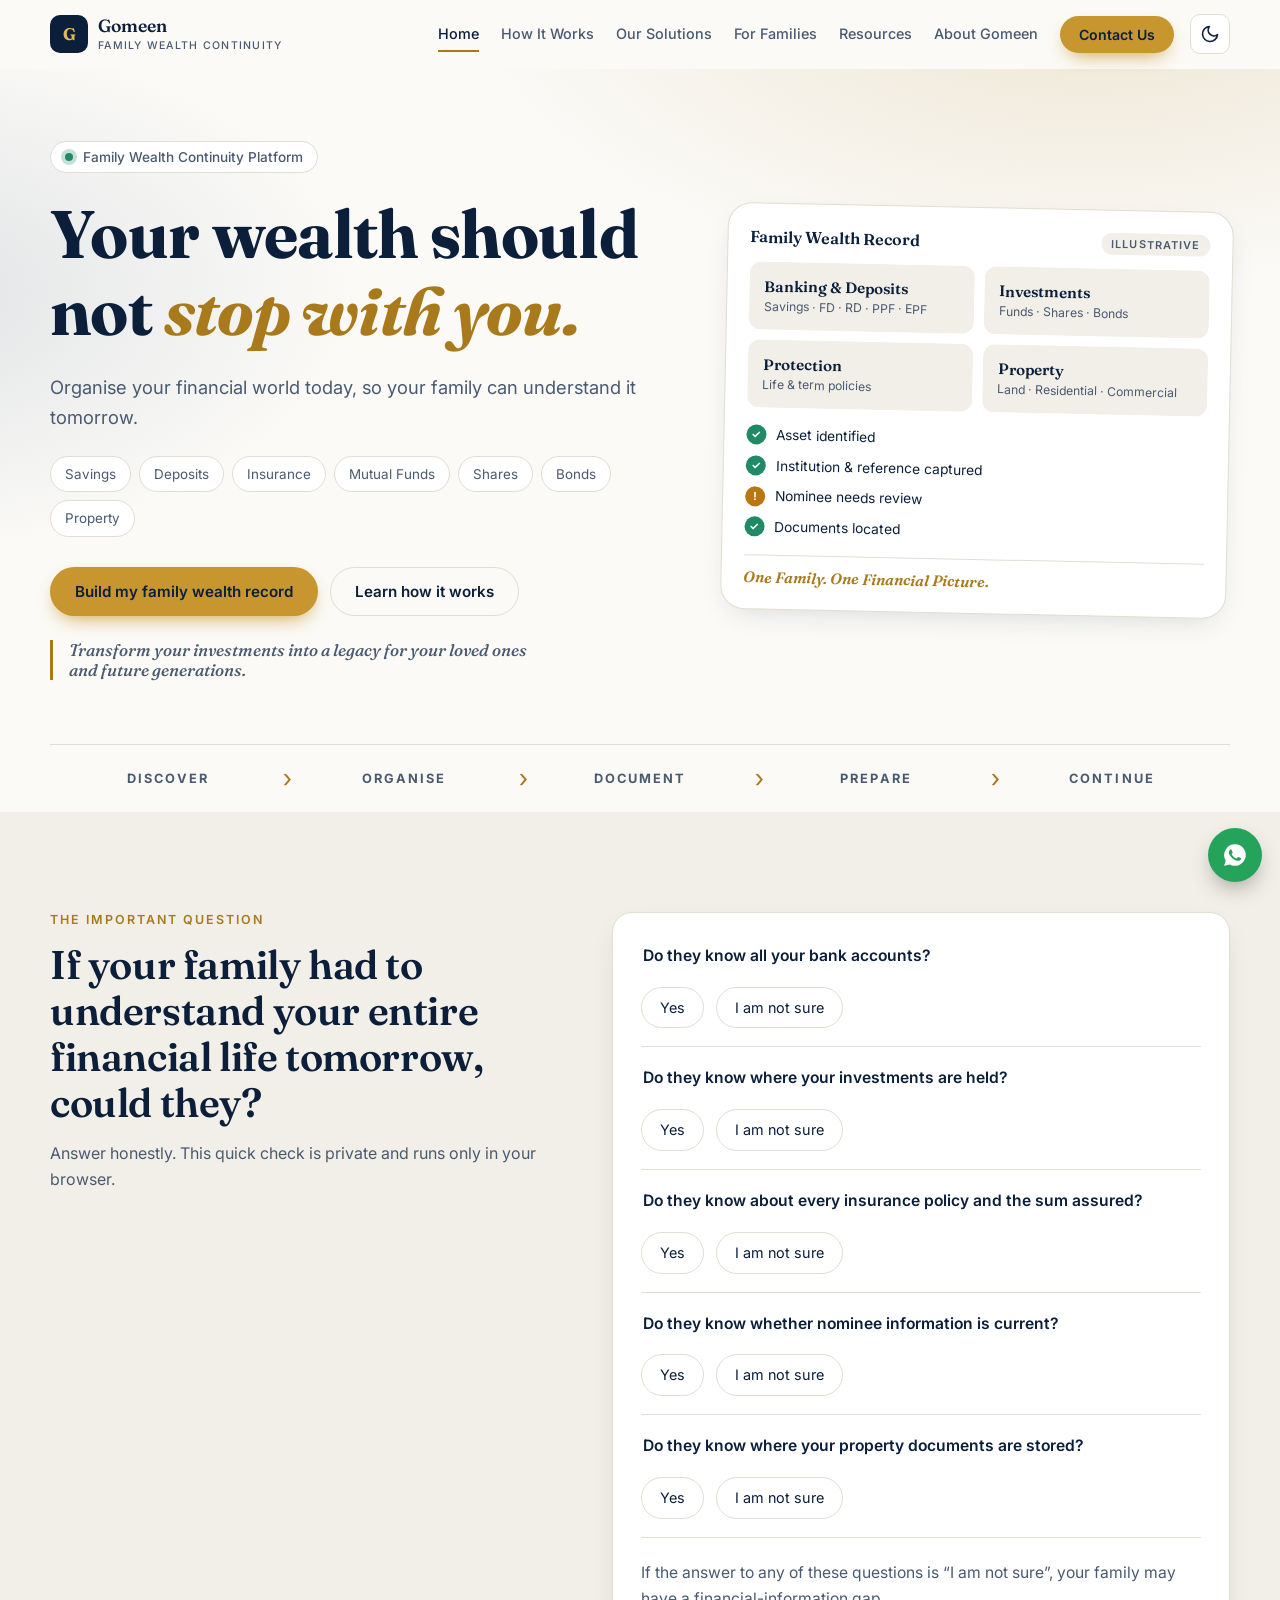
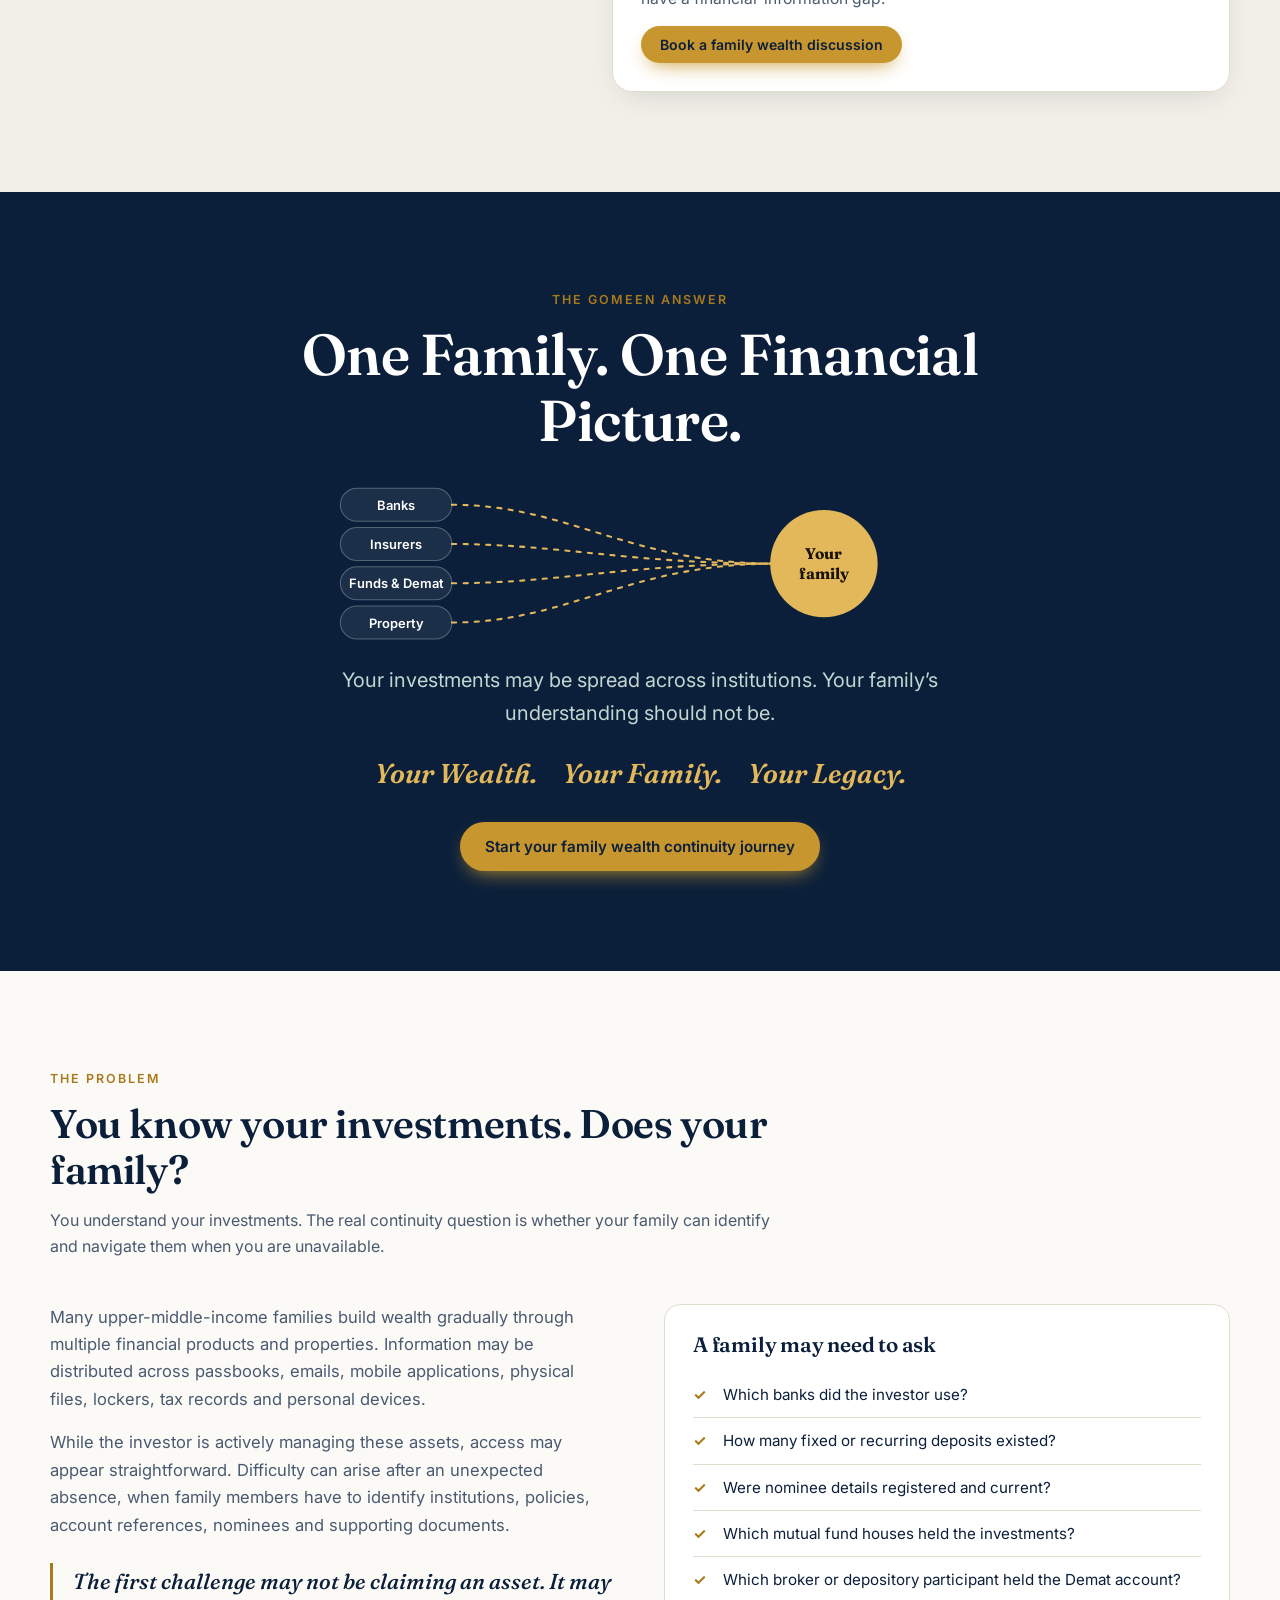
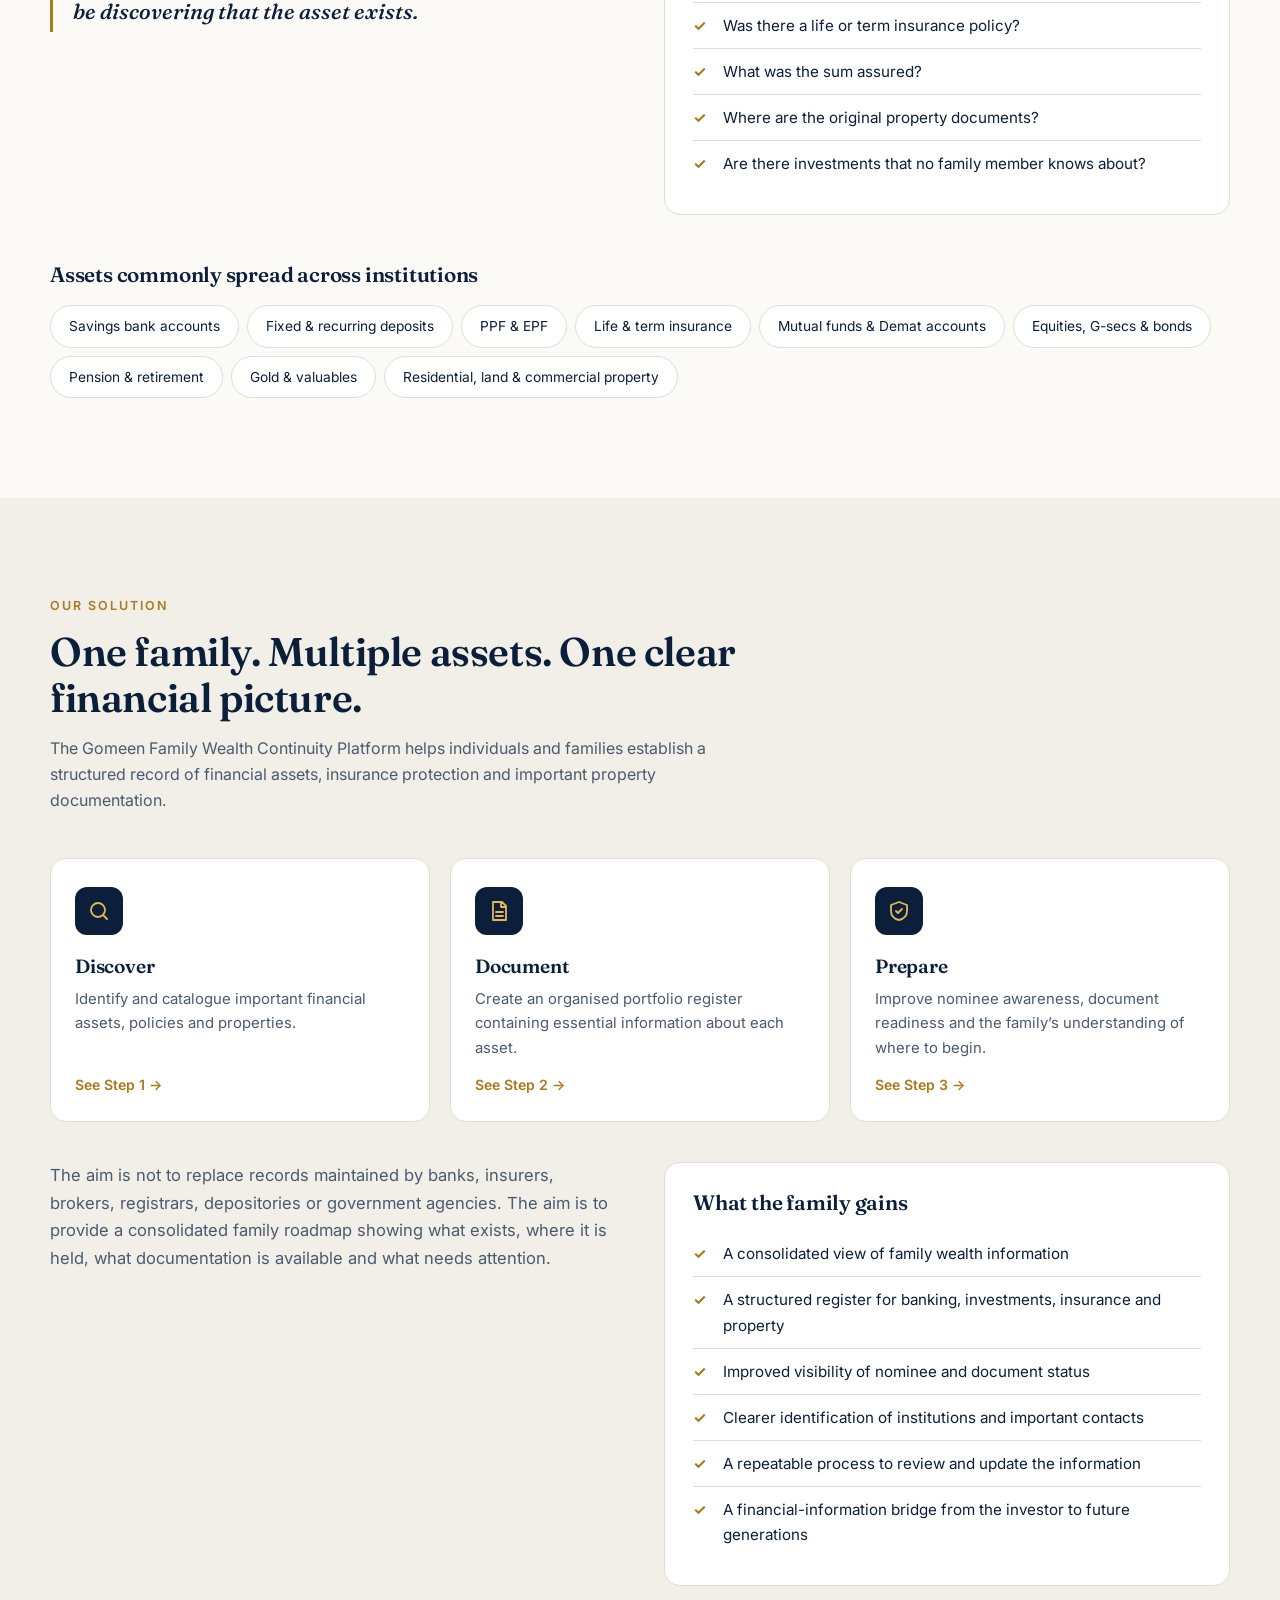
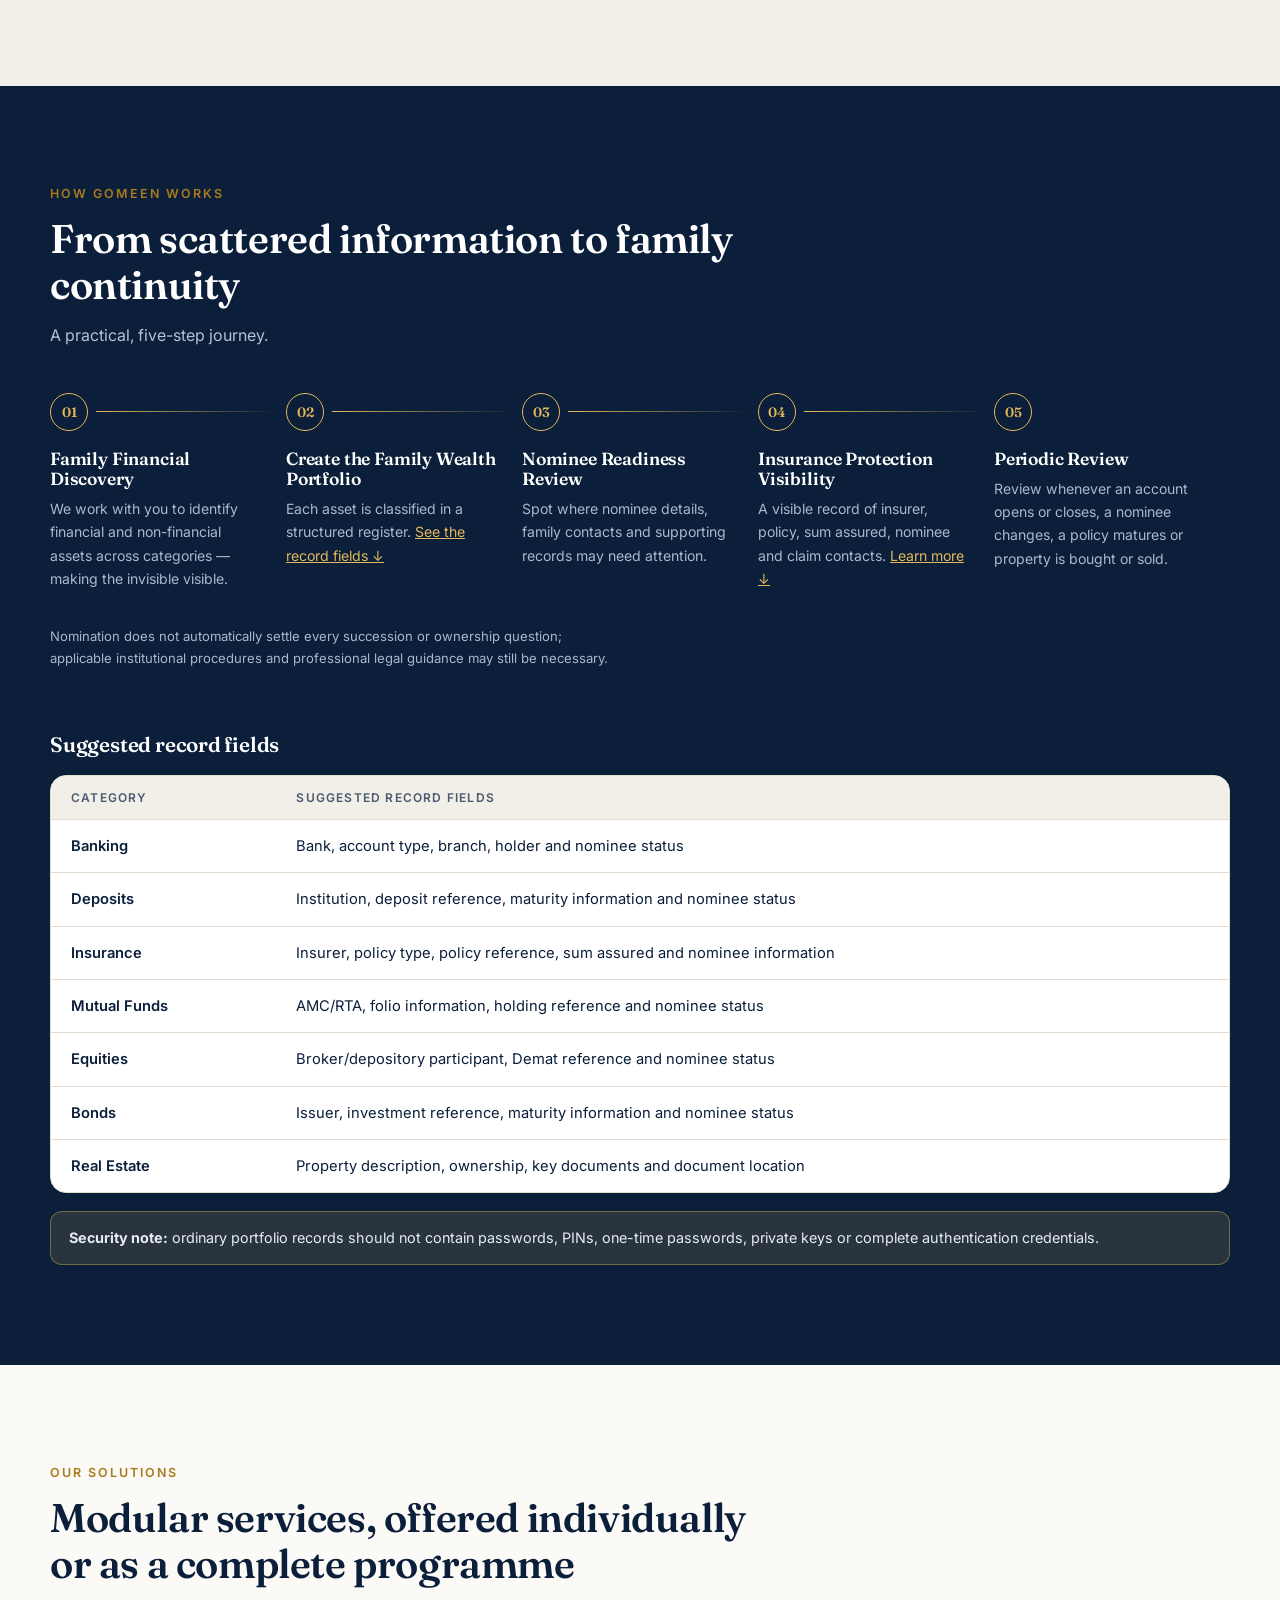
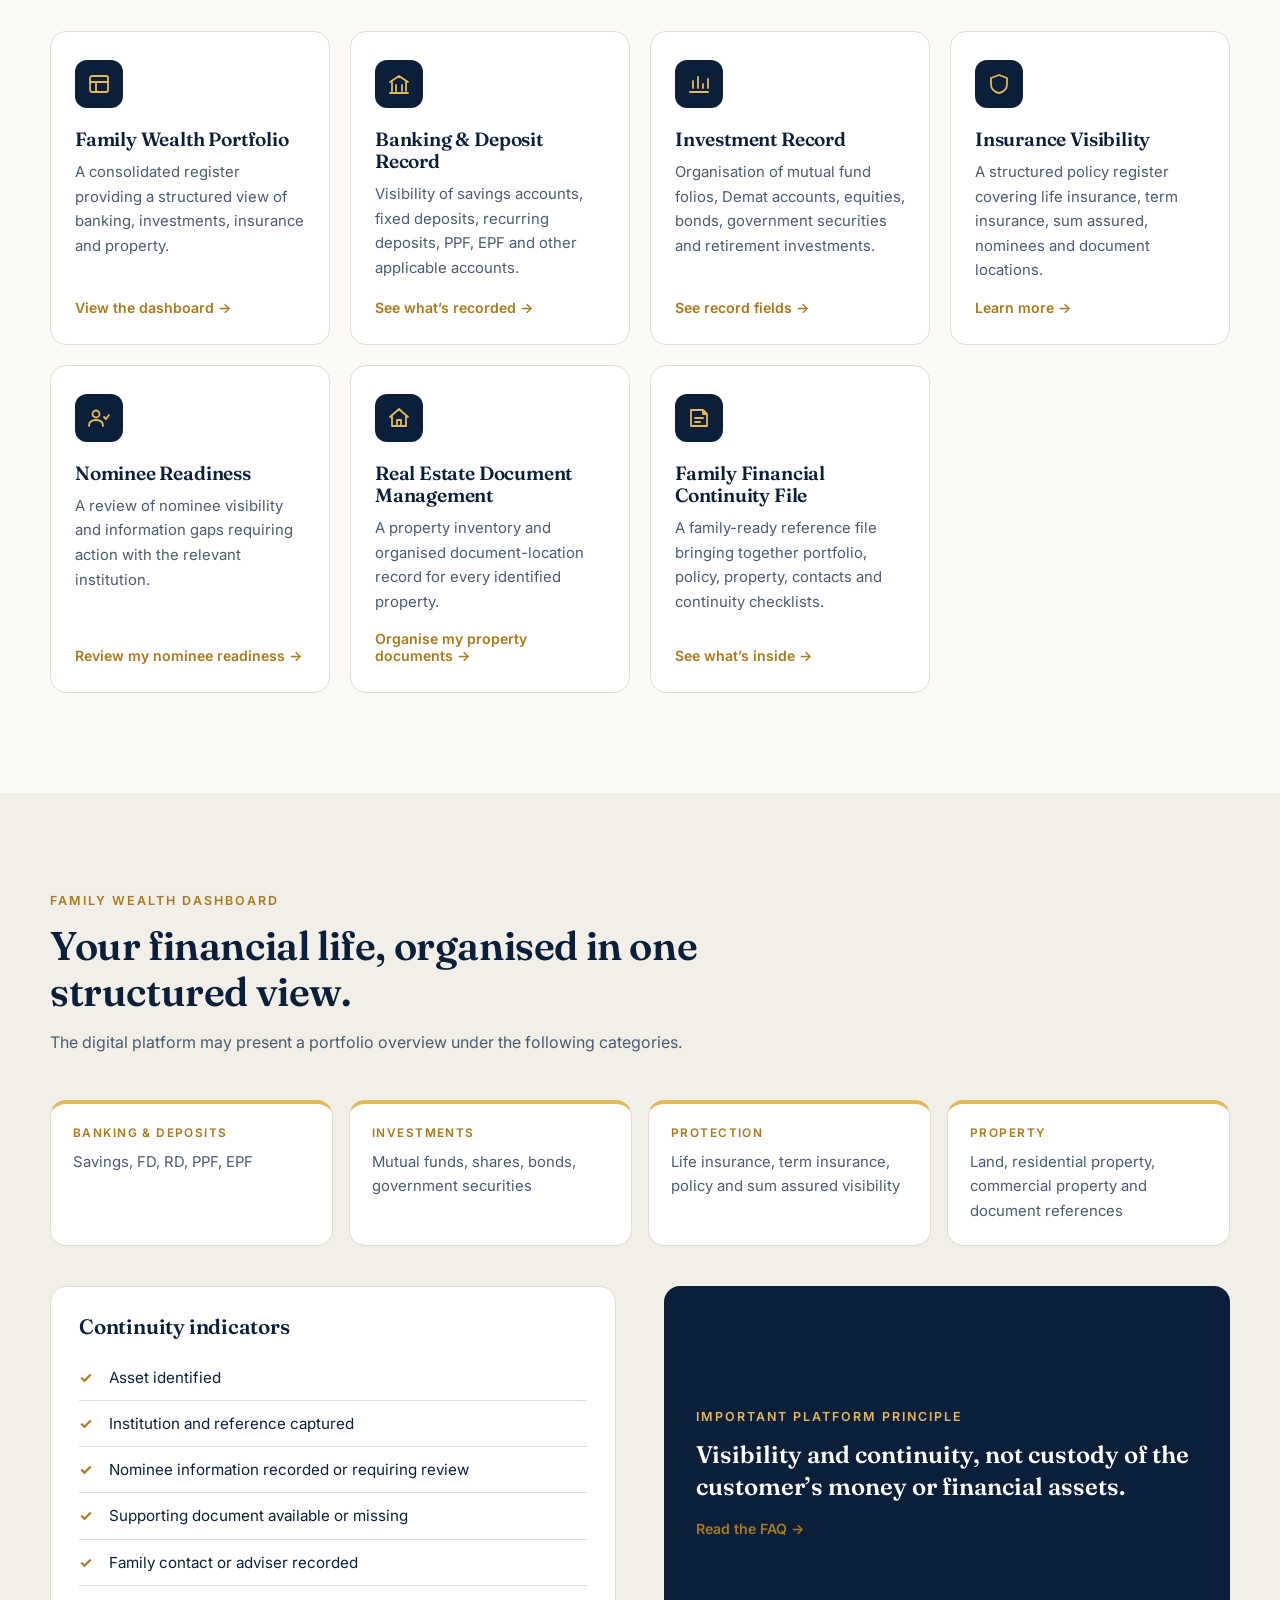
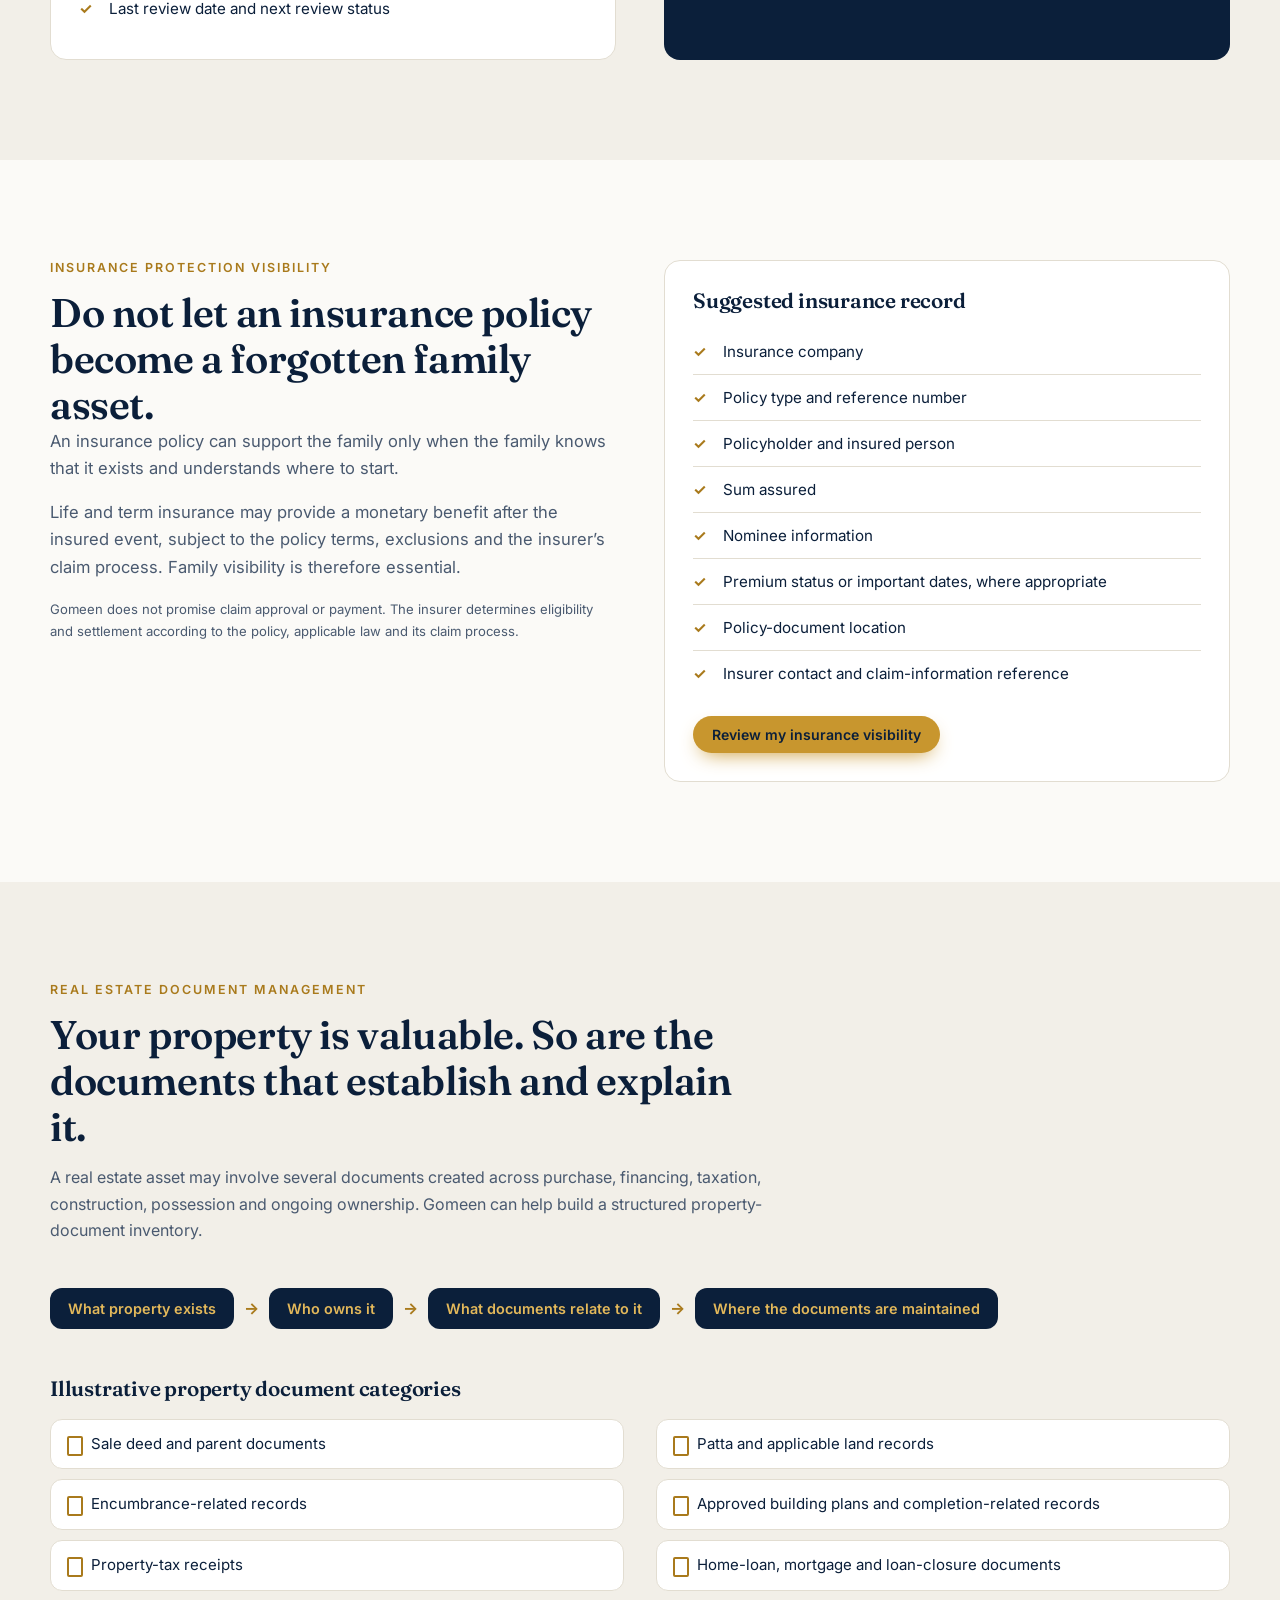
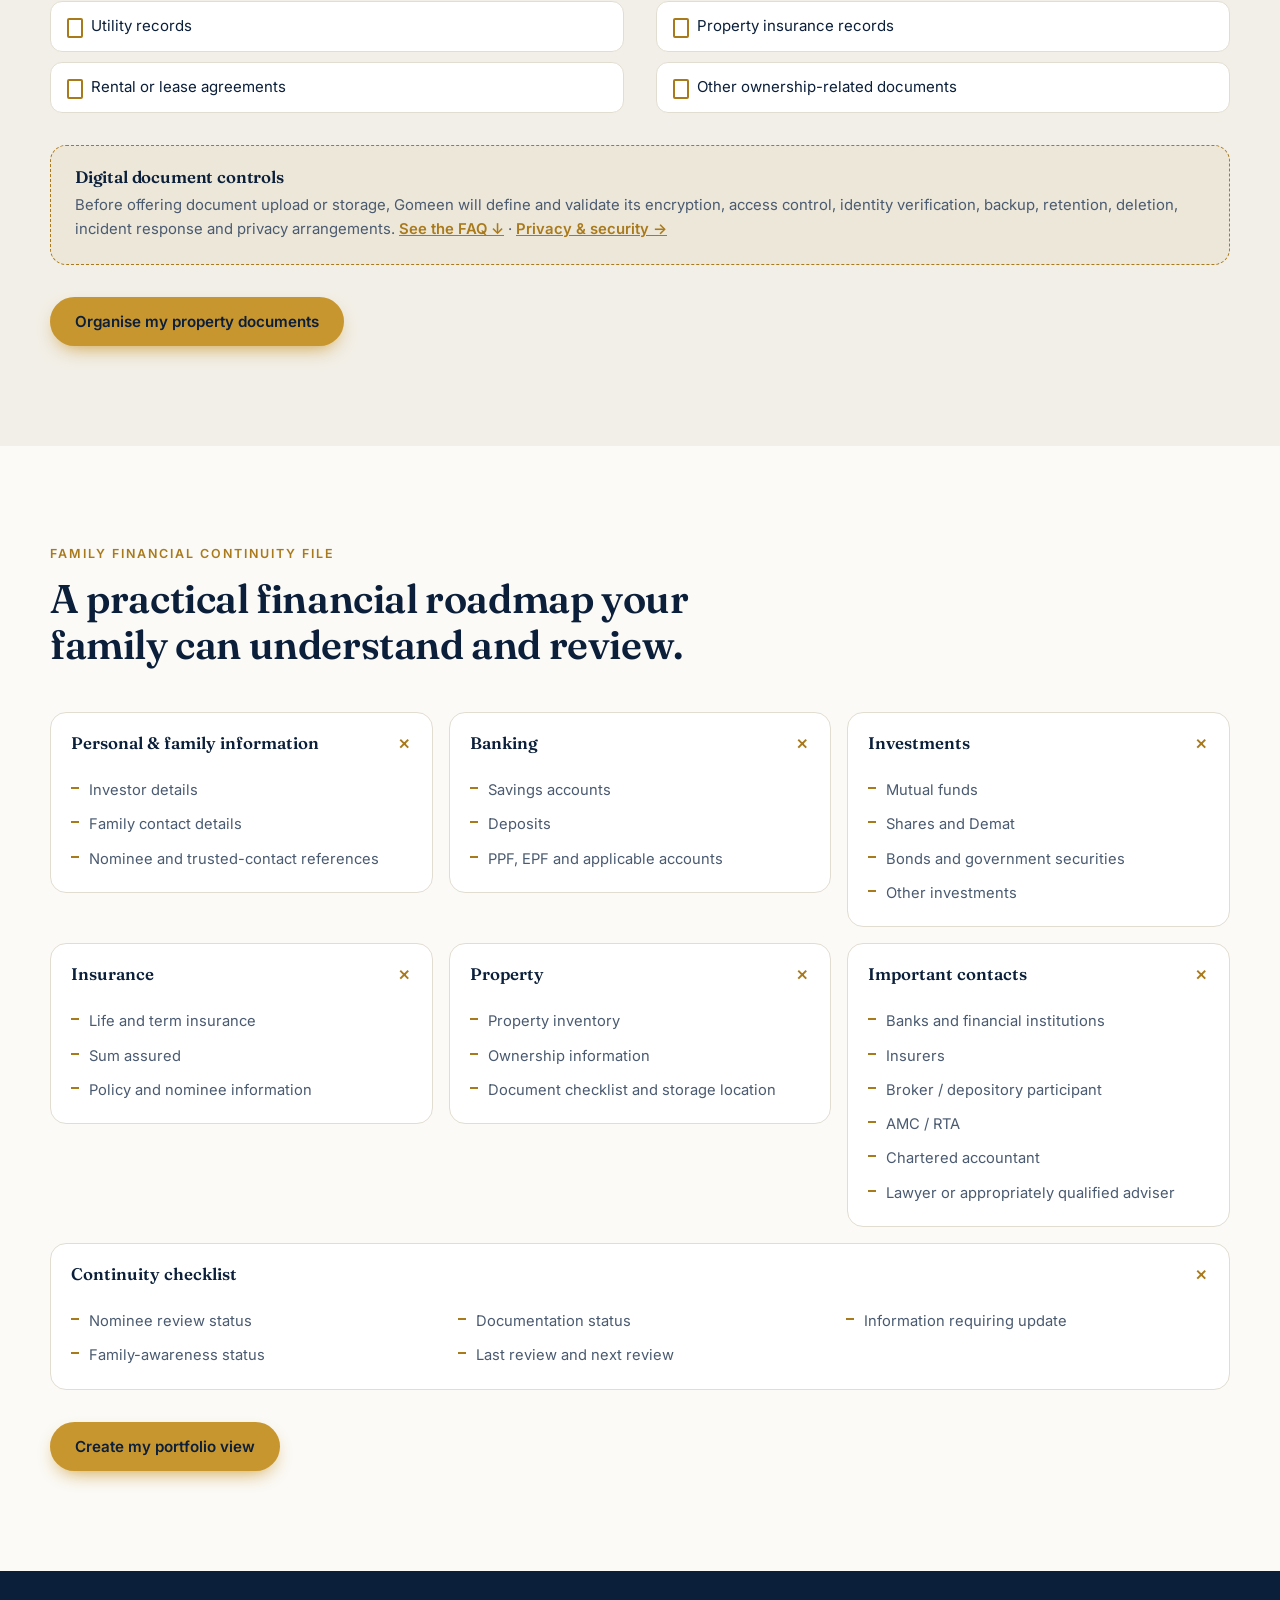
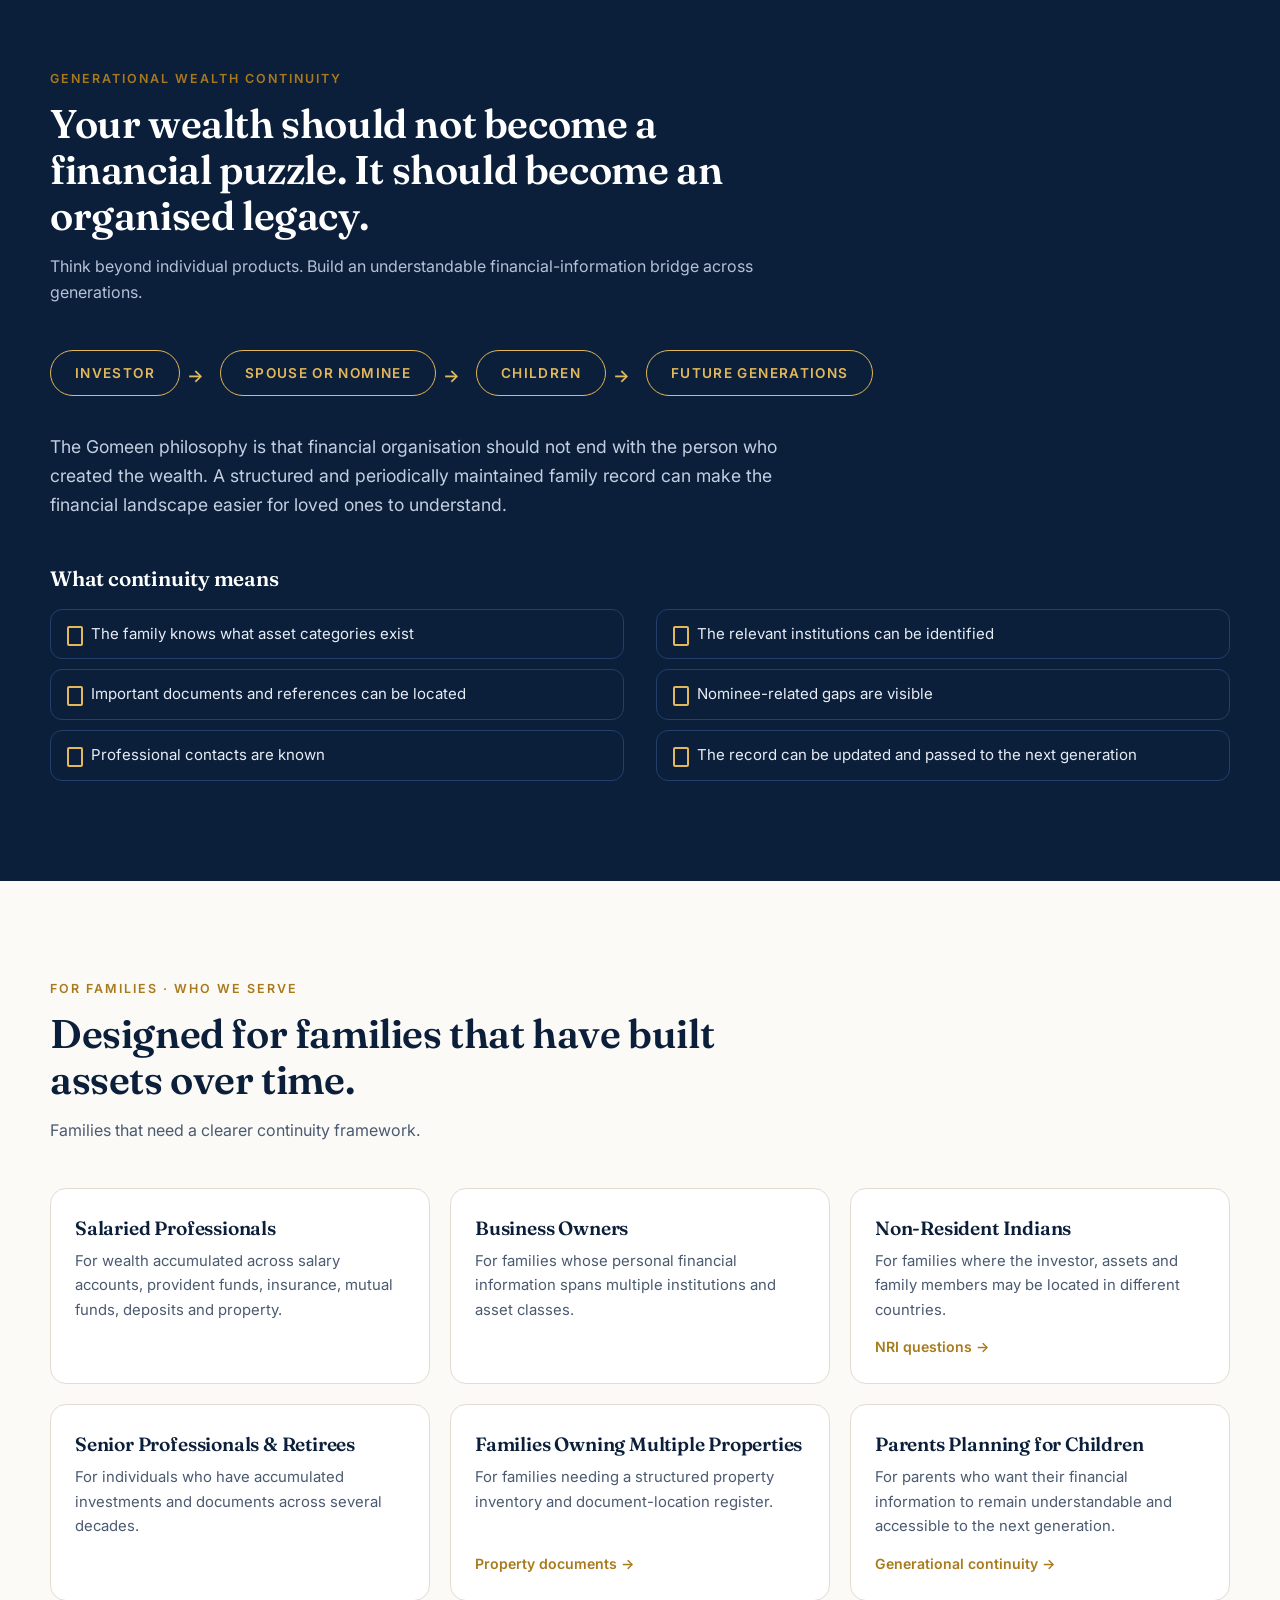
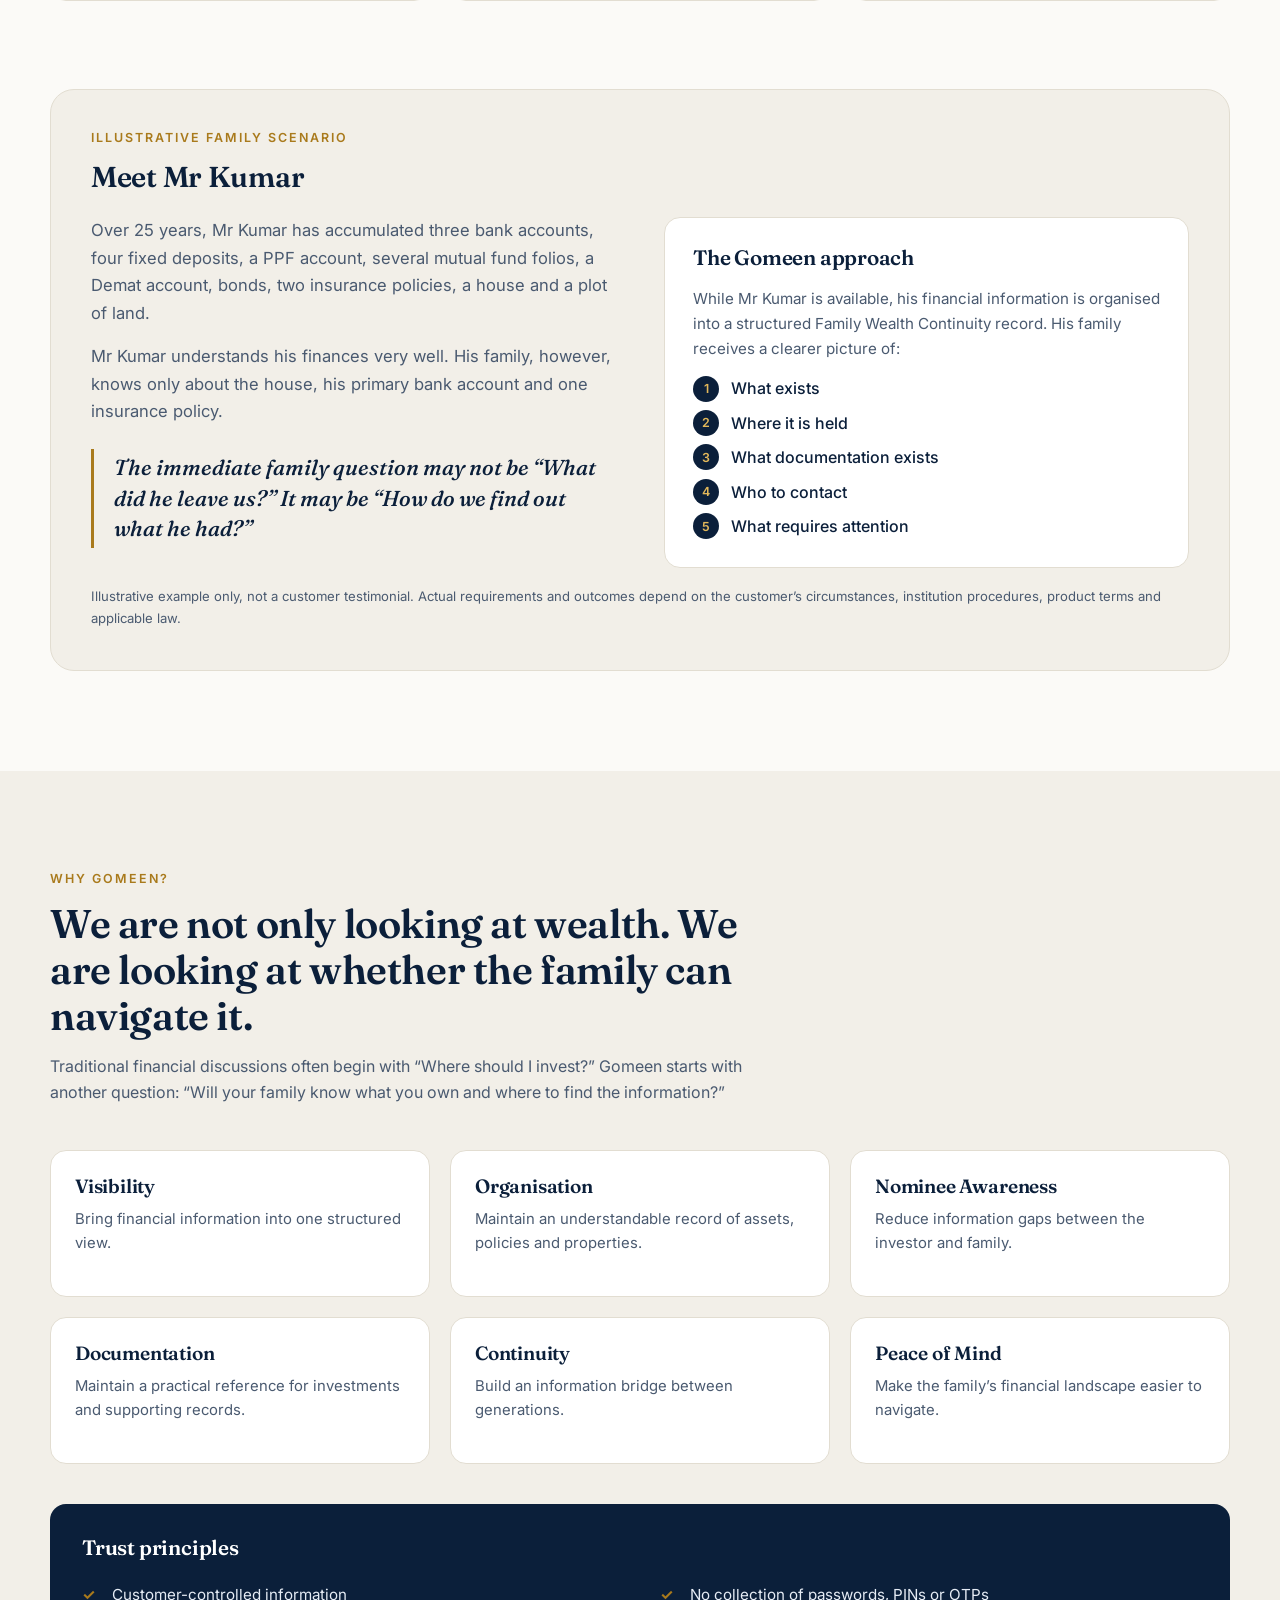
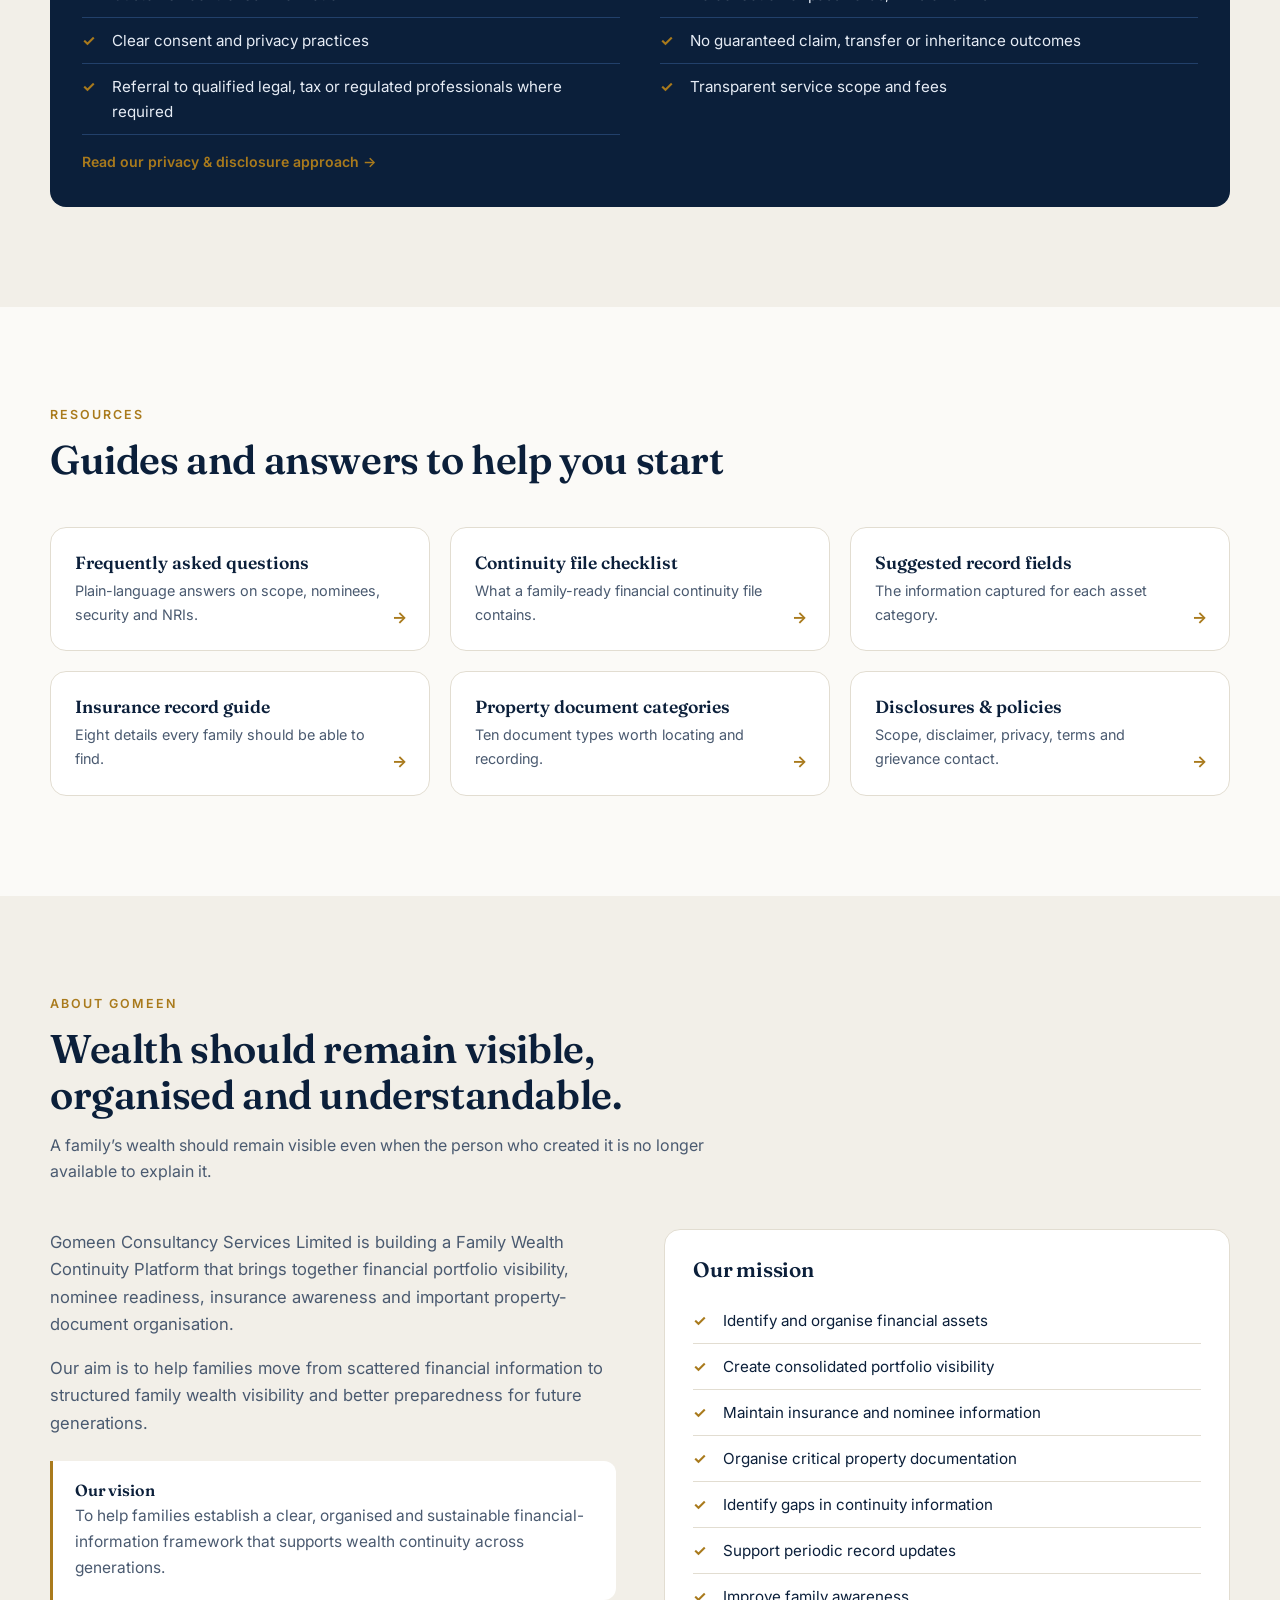
<file: option-a/index.html>
<!doctype html>
<html lang="en" data-theme="light">
<head>
<meta charset="utf-8">
<meta name="viewport" content="width=device-width, initial-scale=1">
<title>Gomeen Consultancy | Family Wealth Continuity Platform</title>
<meta name="description" content="You built the wealth. Help your family find it. Gomeen helps families organise banking, investments, insurance and property records into one clear financial picture.">
<meta name="robots" content="noindex, follow">
<link rel="icon" href="data:image/svg+xml,%3Csvg xmlns='http://www.w3.org/2000/svg' viewBox='0 0 64 64'%3E%3Crect width='64' height='64' rx='14' fill='%230b1f3a'/%3E%3Cpath d='M32 14v36M18 28c0-8 28-8 28 0s-28 8-28 16 28 8 28 0' fill='none' stroke='%23d4a84b' stroke-width='5' stroke-linecap='round'/%3E%3C/svg%3E">
<link rel="preconnect" href="https://fonts.googleapis.com">
<link rel="preconnect" href="https://fonts.gstatic.com" crossorigin>
<link href="https://fonts.googleapis.com/css2?family=Fraunces:opsz,wght@9..144,500;9..144,600;9..144,700&family=Inter:wght@400;500;600&display=swap" rel="stylesheet">
<link rel="stylesheet" href="css/style.css">
<script>try{var t=localStorage.getItem('theme');if(t)document.documentElement.dataset.theme=t;else if(matchMedia('(prefers-color-scheme: dark)').matches)document.documentElement.dataset.theme='dark'}catch(e){}</script>
</head>
<body>
<a class="skip" href="#main">Skip to content</a>

<header class="nav" id="nav">
  <div class="wrap nav-in">
    <a href="#top" class="brand" aria-label="Gomeen Consultancy Services — home"><span class="mark">G</span><span class="brand-t">Gomeen <small>Family Wealth Continuity</small></span></a>
    <nav id="menu" class="menu" aria-label="Primary">
      <a href="#top">Home</a>
      <a href="#how">How It Works</a>
      <a href="#solutions">Our Solutions</a>
      <a href="#families">For Families</a>
      <a href="#resources">Resources</a>
      <a href="#about">About Gomeen</a>
      <a href="#contact" class="btn btn-gold sm">Contact Us</a>
    </nav>
    <div class="nav-tools">
      <a class="icon-btn call" href="tel:+919600168982" aria-label="Call Gomeen"><svg viewBox="0 0 24 24" width="20" height="20" fill="none" stroke="currentColor" stroke-width="2" stroke-linecap="round" stroke-linejoin="round"><path d="M22 16.9v3a2 2 0 0 1-2.2 2 19.8 19.8 0 0 1-8.6-3.1 19.5 19.5 0 0 1-6-6A19.8 19.8 0 0 1 2.1 4.2 2 2 0 0 1 4.1 2h3a2 2 0 0 1 2 1.7c.1 1 .4 1.9.7 2.8a2 2 0 0 1-.5 2.1L8.1 9.9a16 16 0 0 0 6 6l1.3-1.3a2 2 0 0 1 2.1-.4c.9.3 1.8.6 2.8.7a2 2 0 0 1 1.7 2z"/></svg></a>
      <button class="icon-btn" id="themeBtn" aria-label="Toggle dark mode"><svg viewBox="0 0 24 24" width="20" height="20" fill="none" stroke="currentColor" stroke-width="2" stroke-linecap="round" stroke-linejoin="round"><path d="M21 12.8A9 9 0 1 1 11.2 3a7 7 0 0 0 9.8 9.8z"/></svg></button>
      <button class="icon-btn burger" id="burger" aria-label="Open menu" aria-expanded="false" aria-controls="menu"><span></span><span></span></button>
    </div>
  </div>
  <div class="progress" id="progress" aria-hidden="true"></div>
</header>

<main id="main">

<!-- 1. HOME / HERO -->
<section class="hero" id="top">
  <div class="wrap hero-in">
    <div class="hero-copy">
      <p class="eyebrow reveal"><span class="dot"></span> Family Wealth Continuity Platform</p>
      <h1 class="reveal">Your wealth should not <em>stop with you.</em></h1>
      <p class="lead reveal">Organise your financial world today, so your family can understand it tomorrow.</p>
      <ul class="assets reveal" aria-label="Asset types covered">
        <li>Savings</li><li>Deposits</li><li>Insurance</li><li>Mutual Funds</li><li>Shares</li><li>Bonds</li><li>Property</li>
      </ul>
      <div class="cta reveal">
        <a href="#contact" class="btn btn-gold">Build my family wealth record</a>
        <a href="#how" class="btn btn-ghost">Learn how it works</a>
      </div>
      <p class="hero-msg reveal">Transform your investments into a legacy for your loved ones and future generations.</p>
    </div>

    <figure class="hero-card reveal" aria-label="Illustration of a family wealth record">
      <div class="hc-head"><span>Family Wealth Record</span><span class="pill">Illustrative</span></div>
      <div class="hc-grid">
        <a href="#dashboard" class="hc-tile"><b>Banking &amp; Deposits</b><span>Savings · FD · RD · PPF · EPF</span></a>
        <a href="#dashboard" class="hc-tile"><b>Investments</b><span>Funds · Shares · Bonds</span></a>
        <a href="#insurance" class="hc-tile"><b>Protection</b><span>Life &amp; term policies</span></a>
        <a href="#property" class="hc-tile"><b>Property</b><span>Land · Residential · Commercial</span></a>
      </div>
      <ul class="hc-checks">
        <li class="ok">Asset identified</li>
        <li class="ok">Institution &amp; reference captured</li>
        <li class="warn">Nominee needs review</li>
        <li class="ok">Documents located</li>
      </ul>
      <p class="hc-foot">One Family. One Financial Picture.</p>
    </figure>
  </div>

  <div class="wrap journey reveal" aria-label="Customer journey">
    <ol>
      <li><a href="#problem"><b>Discover</b></a></li>
      <li><a href="#how"><b>Organise</b></a></li>
      <li><a href="#property"><b>Document</b></a></li>
      <li><a href="#nominee"><b>Prepare</b></a></li>
      <li><a href="#generations"><b>Continue</b></a></li>
    </ol>
  </div>
</section>

<!-- Important Question + readiness check -->
<section class="sec alt" id="question">
  <div class="wrap q-grid">
    <div class="sec-h">
      <p class="kicker">The important question</p>
      <h2>If your family had to understand your entire financial life tomorrow, could they?</h2>
      <p>Answer honestly. This quick check is private and runs only in your browser.</p>
    </div>
    <form class="quiz reveal" id="quiz" aria-label="Family readiness check">
      <fieldset><legend>Do they know all your bank accounts?</legend><label><input type="radio" name="q1" value="1"> Yes</label><label><input type="radio" name="q1" value="0"> I am not sure</label></fieldset>
      <fieldset><legend>Do they know where your investments are held?</legend><label><input type="radio" name="q2" value="1"> Yes</label><label><input type="radio" name="q2" value="0"> I am not sure</label></fieldset>
      <fieldset><legend>Do they know about every insurance policy and the sum assured?</legend><label><input type="radio" name="q3" value="1"> Yes</label><label><input type="radio" name="q3" value="0"> I am not sure</label></fieldset>
      <fieldset><legend>Do they know whether nominee information is current?</legend><label><input type="radio" name="q4" value="1"> Yes</label><label><input type="radio" name="q4" value="0"> I am not sure</label></fieldset>
      <fieldset><legend>Do they know where your property documents are stored?</legend><label><input type="radio" name="q5" value="1"> Yes</label><label><input type="radio" name="q5" value="0"> I am not sure</label></fieldset>
      <div class="quiz-out" id="quizOut" role="status" aria-live="polite">
        <p id="quizMsg">If the answer to any of these questions is “I am not sure”, your family may have a financial-information gap.</p>
        <a href="#contact" class="btn btn-gold sm" id="quizCta" hidden>Book a family wealth discussion</a>
      </div>
    </form>
  </div>
</section>

<!-- THE GOMEEN ANSWER -->
<section class="sec dark answer" id="answer">
  <div class="wrap answer-in">
    <p class="kicker">The Gomeen answer</p>
    <h2>One Family. One Financial Picture.</h2>
    <svg class="conv" viewBox="0 0 600 158" aria-hidden="true">
      <g class="paths"><path d="M118 22C230 22 290 79 430 79"/><path d="M118 60C220 60 290 79 430 79"/><path d="M118 98C220 98 290 79 430 79"/><path d="M118 136C230 136 290 79 430 79"/></g>
      <g class="node"><rect x="10" y="6" width="108" height="32" rx="16"/><text x="64" y="27">Banks</text><rect x="10" y="44" width="108" height="32" rx="16"/><text x="64" y="65">Insurers</text><rect x="10" y="82" width="108" height="32" rx="16"/><text x="64" y="103">Funds &amp; Demat</text><rect x="10" y="120" width="108" height="32" rx="16"/><text x="64" y="141">Property</text></g>
      <g class="hub"><circle cx="478" cy="79" r="52"/><text x="478" y="75">Your</text><text x="478" y="94">family</text></g>
    </svg>
    <p class="answer-lead">Your investments may be spread across institutions. Your family’s understanding should not be.</p>
    <p class="trio"><span>Your Wealth.</span> <span>Your Family.</span> <span>Your Legacy.</span></p>
    <a href="#contact" class="btn btn-gold">Start your family wealth continuity journey</a>
  </div>
</section>

<!-- 2. THE PROBLEM -->
<section class="sec" id="problem">
  <div class="wrap">
    <div class="sec-h">
      <p class="kicker">The problem</p>
      <h2>You know your investments. Does your family?</h2>
      <p>You understand your investments. The real continuity question is whether your family can identify and navigate them when you are unavailable.</p>
    </div>
    <div class="two">
      <div class="prose">
        <p>Many upper-middle-income families build wealth gradually through multiple financial products and properties. Information may be distributed across passbooks, emails, mobile applications, physical files, lockers, tax records and personal devices.</p>
        <p>While the investor is actively managing these assets, access may appear straightforward. Difficulty can arise after an unexpected absence, when family members have to identify institutions, policies, account references, nominees and supporting documents.</p>
        <blockquote class="pull">The first challenge may not be claiming an asset. It may be discovering that the asset exists.</blockquote>
      </div>
      <div class="panel">
        <h3>A family may need to ask</h3>
        <ul class="tick">
          <li>Which banks did the investor use?</li>
          <li>How many fixed or recurring deposits existed?</li>
          <li>Were nominee details registered and current?</li>
          <li>Which mutual fund houses held the investments?</li>
          <li>Which broker or depository participant held the Demat account?</li>
          <li>Was there a life or term insurance policy?</li>
          <li>What was the sum assured?</li>
          <li>Where are the original property documents?</li>
          <li>Are there investments that no family member knows about?</li>
        </ul>
      </div>
    </div>
    <h3 class="sub">Assets commonly spread across institutions</h3>
    <ul class="chips big">
      <li><a href="#dashboard">Savings bank accounts</a></li>
      <li><a href="#dashboard">Fixed &amp; recurring deposits</a></li>
      <li><a href="#dashboard">PPF &amp; EPF</a></li>
      <li><a href="#insurance">Life &amp; term insurance</a></li>
      <li><a href="#dashboard">Mutual funds &amp; Demat accounts</a></li>
      <li><a href="#dashboard">Equities, G-secs &amp; bonds</a></li>
      <li><a href="#dashboard">Pension &amp; retirement</a></li>
      <li><a href="#dashboard">Gold &amp; valuables</a></li>
      <li><a href="#property">Residential, land &amp; commercial property</a></li>
    </ul>
  </div>
</section>

<!-- 3. OUR SOLUTION -->
<section class="sec alt" id="solution">
  <div class="wrap">
    <div class="sec-h">
      <p class="kicker">Our solution</p>
      <h2>One family. Multiple assets. One clear financial picture.</h2>
      <p>The Gomeen Family Wealth Continuity Platform helps individuals and families establish a structured record of financial assets, insurance protection and important property documentation.</p>
    </div>
    <div class="cards three">
      <article class="card reveal">
        <div class="ico"><svg viewBox="0 0 24 24"><circle cx="11" cy="11" r="7"/><path d="m20 20-4-4"/></svg></div>
        <h3>Discover</h3>
        <p>Identify and catalogue important financial assets, policies and properties.</p>
        <a class="more" href="#how">See Step 1 →</a>
      </article>
      <article class="card reveal">
        <div class="ico"><svg viewBox="0 0 24 24"><path d="M6 3h9l4 4v14H6zM14 3v5h5M9 13h7M9 17h7"/></svg></div>
        <h3>Document</h3>
        <p>Create an organised portfolio register containing essential information about each asset.</p>
        <a class="more" href="#how">See Step 2 →</a>
      </article>
      <article class="card reveal">
        <div class="ico"><svg viewBox="0 0 24 24"><path d="M12 3 4 6v6c0 5 3.5 8 8 9 4.5-1 8-4 8-9V6z"/><path d="m9 12 2 2 4-4"/></svg></div>
        <h3>Prepare</h3>
        <p>Improve nominee awareness, document readiness and the family’s understanding of where to begin.</p>
        <a class="more" href="#nominee">See Step 3 →</a>
      </article>
    </div>
    <div class="two gains">
      <div class="prose">
        <p>The aim is not to replace records maintained by banks, insurers, brokers, registrars, depositories or government agencies. The aim is to provide a consolidated family roadmap showing what exists, where it is held, what documentation is available and what needs attention.</p>
      </div>
      <div class="panel">
        <h3>What the family gains</h3>
        <ul class="tick">
          <li>A consolidated view of family wealth information</li>
          <li>A structured register for banking, investments, insurance and property</li>
          <li>Improved visibility of nominee and document status</li>
          <li>Clearer identification of institutions and important contacts</li>
          <li>A repeatable process to review and update the information</li>
          <li>A financial-information bridge from the investor to future generations</li>
        </ul>
      </div>
    </div>
  </div>
</section>

<!-- 4. HOW GOMEEN WORKS -->
<section class="sec dark" id="how">
  <div class="wrap">
    <div class="sec-h">
      <p class="kicker">How Gomeen works</p>
      <h2>From scattered information to family continuity</h2>
      <p>A practical, five-step journey.</p>
    </div>
    <ol class="steps">
      <li><b>01</b><h4>Family Financial Discovery</h4><p>We work with you to identify financial and non-financial assets across categories — making the invisible visible.</p></li>
      <li><b>02</b><h4>Create the Family Wealth Portfolio</h4><p>Each asset is classified in a structured register. <a href="#record-fields">See the record fields ↓</a></p></li>
      <li id="nominee"><b>03</b><h4>Nominee Readiness Review</h4><p>Spot where nominee details, family contacts and supporting records may need attention.</p></li>
      <li><b>04</b><h4>Insurance Protection Visibility</h4><p>A visible record of insurer, policy, sum assured, nominee and claim contacts. <a href="#insurance">Learn more ↓</a></p></li>
      <li><b>05</b><h4>Periodic Review</h4><p>Review whenever an account opens or closes, a nominee changes, a policy matures or property is bought or sold.</p></li>
    </ol>
    <p class="fine light">Nomination does not automatically settle every succession or ownership question; applicable institutional procedures and professional legal guidance may still be necessary.</p>

    <div class="rec" id="record-fields">
      <h3>Suggested record fields</h3>
      <div class="table-wrap">
        <table>
          <thead><tr><th>Category</th><th>Suggested record fields</th></tr></thead>
          <tbody>
            <tr><td>Banking</td><td>Bank, account type, branch, holder and nominee status</td></tr>
            <tr><td>Deposits</td><td>Institution, deposit reference, maturity information and nominee status</td></tr>
            <tr><td>Insurance</td><td>Insurer, policy type, policy reference, sum assured and nominee information</td></tr>
            <tr><td>Mutual Funds</td><td>AMC/RTA, folio information, holding reference and nominee status</td></tr>
            <tr><td>Equities</td><td>Broker/depository participant, Demat reference and nominee status</td></tr>
            <tr><td>Bonds</td><td>Issuer, investment reference, maturity information and nominee status</td></tr>
            <tr><td>Real Estate</td><td>Property description, ownership, key documents and document location</td></tr>
          </tbody>
        </table>
      </div>
      <p class="secnote"><b>Security note:</b> ordinary portfolio records should not contain passwords, PINs, one-time passwords, private keys or complete authentication credentials.</p>
    </div>
  </div>
</section>

<!-- 5. OUR SOLUTIONS -->
<section class="sec" id="solutions">
  <div class="wrap">
    <div class="sec-h">
      <p class="kicker">Our solutions</p>
      <h2>Modular services, offered individually or as a complete programme</h2>
    </div>
    <div class="cards">
      <article class="card reveal">
        <div class="ico"><svg viewBox="0 0 24 24"><rect x="3" y="4" width="18" height="16" rx="2"/><path d="M3 10h18M9 10v10"/></svg></div>
        <h3>Family Wealth Portfolio</h3>
        <p>A consolidated register providing a structured view of banking, investments, insurance and property.</p>
        <a class="more" href="#dashboard">View the dashboard →</a>
      </article>
      <article class="card reveal">
        <div class="ico"><svg viewBox="0 0 24 24"><path d="M3 10 12 4l9 6M5 10v9M19 10v9M9 19v-6M15 19v-6M3 21h18"/></svg></div>
        <h3>Banking &amp; Deposit Record</h3>
        <p>Visibility of savings accounts, fixed deposits, recurring deposits, PPF, EPF and other applicable accounts.</p>
        <a class="more" href="#file">See what’s recorded →</a>
      </article>
      <article class="card reveal">
        <div class="ico"><svg viewBox="0 0 24 24"><path d="M3 20h18M6 16V9M11 16V5M16 16v-4M21 16V7"/></svg></div>
        <h3>Investment Record</h3>
        <p>Organisation of mutual fund folios, Demat accounts, equities, bonds, government securities and retirement investments.</p>
        <a class="more" href="#record-fields">See record fields →</a>
      </article>
      <article class="card reveal">
        <div class="ico"><svg viewBox="0 0 24 24"><path d="M12 3 4 6v6c0 5 3.5 8 8 9 4.5-1 8-4 8-9V6z"/></svg></div>
        <h3>Insurance Visibility</h3>
        <p>A structured policy register covering life insurance, term insurance, sum assured, nominees and document locations.</p>
        <a class="more" href="#insurance">Learn more →</a>
      </article>
      <article class="card reveal">
        <div class="ico"><svg viewBox="0 0 24 24"><circle cx="9" cy="8" r="3.5"/><path d="M2 20c0-4 3-6 7-6s7 2 7 6M17 11l2 2 3-4"/></svg></div>
        <h3>Nominee Readiness</h3>
        <p>A review of nominee visibility and information gaps requiring action with the relevant institution.</p>
        <a class="more" href="#contact">Review my nominee readiness →</a>
      </article>
      <article class="card reveal">
        <div class="ico"><svg viewBox="0 0 24 24"><path d="M3 11 12 3l9 8M5 10v10h14V10M10 20v-6h4v6"/></svg></div>
        <h3>Real Estate Document Management</h3>
        <p>A property inventory and organised document-location record for every identified property.</p>
        <a class="more" href="#property">Organise my property documents →</a>
      </article>
      <article class="card reveal span2">
        <div class="ico"><svg viewBox="0 0 24 24"><path d="M4 4h12l4 4v12H4zM16 4v4h4M8 12h8M8 16h5"/></svg></div>
        <h3>Family Financial Continuity File</h3>
        <p>A family-ready reference file bringing together portfolio, policy, property, contacts and continuity checklists.</p>
        <a class="more" href="#file">See what’s inside →</a>
      </article>
    </div>
  </div>
</section>

<!-- 6. DASHBOARD -->
<section class="sec alt" id="dashboard">
  <div class="wrap">
    <div class="sec-h">
      <p class="kicker">Family wealth dashboard</p>
      <h2>Your financial life, organised in one structured view.</h2>
      <p>The digital platform may present a portfolio overview under the following categories.</p>
    </div>
    <div class="dash">
      <div class="dash-tile"><span class="dt-k">Banking &amp; Deposits</span><p>Savings, FD, RD, PPF, EPF</p></div>
      <div class="dash-tile"><span class="dt-k">Investments</span><p>Mutual funds, shares, bonds, government securities</p></div>
      <a class="dash-tile" href="#insurance"><span class="dt-k">Protection</span><p>Life insurance, term insurance, policy and sum assured visibility</p></a>
      <a class="dash-tile" href="#property"><span class="dt-k">Property</span><p>Land, residential property, commercial property and document references</p></a>
    </div>
    <div class="two">
      <div class="panel">
        <h3>Continuity indicators</h3>
        <ul class="tick">
          <li>Asset identified</li>
          <li>Institution and reference captured</li>
          <li>Nominee information recorded or requiring review</li>
          <li>Supporting document available or missing</li>
          <li>Family contact or adviser recorded</li>
          <li>Last review date and next review status</li>
        </ul>
      </div>
      <div class="principle">
        <p class="kicker">Important platform principle</p>
        <p class="big">Visibility and continuity, not custody of the customer’s money or financial assets.</p>
        <a class="more" href="#faq">Read the FAQ →</a>
      </div>
    </div>
  </div>
</section>

<!-- 7. INSURANCE -->
<section class="sec" id="insurance">
  <div class="wrap two">
    <div>
      <p class="kicker">Insurance protection visibility</p>
      <h2>Do not let an insurance policy become a forgotten family asset.</h2>
      <div class="prose">
        <p>An insurance policy can support the family only when the family knows that it exists and understands where to start.</p>
        <p>Life and term insurance may provide a monetary benefit after the insured event, subject to the policy terms, exclusions and the insurer’s claim process. Family visibility is therefore essential.</p>
        <p class="fine">Gomeen does not promise claim approval or payment. The insurer determines eligibility and settlement according to the policy, applicable law and its claim process.</p>
      </div>
    </div>
    <div class="panel">
      <h3>Suggested insurance record</h3>
      <ul class="tick">
        <li>Insurance company</li>
        <li>Policy type and reference number</li>
        <li>Policyholder and insured person</li>
        <li>Sum assured</li>
        <li>Nominee information</li>
        <li>Premium status or important dates, where appropriate</li>
        <li>Policy-document location</li>
        <li>Insurer contact and claim-information reference</li>
      </ul>
      <a class="btn btn-gold sm" href="#contact">Review my insurance visibility</a>
    </div>
  </div>
</section>

<!-- 8. REAL ESTATE -->
<section class="sec alt" id="property">
  <div class="wrap">
    <div class="sec-h">
      <p class="kicker">Real estate document management</p>
      <h2>Your property is valuable. So are the documents that establish and explain it.</h2>
      <p>A real estate asset may involve several documents created across purchase, financing, taxation, construction, possession and ongoing ownership. Gomeen can help build a structured property-document inventory.</p>
    </div>
    <div class="flow" aria-label="Property record outcome">
      <span>What property exists</span><i>→</i><span>Who owns it</span><i>→</i><span>What documents relate to it</span><i>→</i><span>Where the documents are maintained</span>
    </div>
    <h3 class="sub">Illustrative property document categories</h3>
    <ul class="docs">
      <li>Sale deed and parent documents</li>
      <li>Patta and applicable land records</li>
      <li>Encumbrance-related records</li>
      <li>Approved building plans and completion-related records</li>
      <li>Property-tax receipts</li>
      <li>Home-loan, mortgage and loan-closure documents</li>
      <li>Utility records</li>
      <li>Property insurance records</li>
      <li>Rental or lease agreements</li>
      <li>Other ownership-related documents</li>
    </ul>
    <div class="callout">
      <h4>Digital document controls</h4>
      <p>Before offering document upload or storage, Gomeen will define and validate its encryption, access control, identity verification, backup, retention, deletion, incident response and privacy arrangements. <a href="#faq">See the FAQ ↓</a> · <a href="legal.html#privacy">Privacy &amp; security →</a></p>
    </div>
    <a class="btn btn-gold" href="#contact">Organise my property documents</a>
  </div>
</section>

<!-- 9. CONTINUITY FILE -->
<section class="sec" id="file">
  <div class="wrap">
    <div class="sec-h">
      <p class="kicker">Family financial continuity file</p>
      <h2>A practical financial roadmap your family can understand and review.</h2>
    </div>
    <div class="file-grid">
      <details class="acc" open><summary>Personal &amp; family information</summary><ul><li>Investor details</li><li>Family contact details</li><li>Nominee and trusted-contact references</li></ul></details>
      <details class="acc" open><summary>Banking</summary><ul><li>Savings accounts</li><li>Deposits</li><li>PPF, EPF and applicable accounts</li></ul></details>
      <details class="acc" open><summary>Investments</summary><ul><li>Mutual funds</li><li>Shares and Demat</li><li>Bonds and government securities</li><li>Other investments</li></ul></details>
      <details class="acc" open><summary>Insurance</summary><ul><li>Life and term insurance</li><li>Sum assured</li><li>Policy and nominee information</li></ul></details>
      <details class="acc" open><summary>Property</summary><ul><li>Property inventory</li><li>Ownership information</li><li>Document checklist and storage location</li></ul></details>
      <details class="acc" open><summary>Important contacts</summary><ul><li>Banks and financial institutions</li><li>Insurers</li><li>Broker / depository participant</li><li>AMC / RTA</li><li>Chartered accountant</li><li>Lawyer or appropriately qualified adviser</li></ul></details>
      <details class="acc wide" open><summary>Continuity checklist</summary><ul class="cols"><li>Nominee review status</li><li>Documentation status</li><li>Information requiring update</li><li>Family-awareness status</li><li>Last review and next review</li></ul></details>
    </div>
    <a class="btn btn-gold" href="#contact">Create my portfolio view</a>
  </div>
</section>

<!-- 10. GENERATIONAL -->
<section class="sec dark" id="generations">
  <div class="wrap">
    <div class="sec-h">
      <p class="kicker">Generational wealth continuity</p>
      <h2>Your wealth should not become a financial puzzle. It should become an organised legacy.</h2>
      <p>Think beyond individual products. Build an understandable financial-information bridge across generations.</p>
    </div>
    <ol class="gen" aria-label="Generational flow">
      <li>Investor</li><li>Spouse or nominee</li><li>Children</li><li>Future generations</li>
    </ol>
    <p class="phil">The Gomeen philosophy is that financial organisation should not end with the person who created the wealth. A structured and periodically maintained family record can make the financial landscape easier for loved ones to understand.</p>
    <h3 class="sub light">What continuity means</h3>
    <ul class="docs dk">
      <li>The family knows what asset categories exist</li>
      <li>The relevant institutions can be identified</li>
      <li>Important documents and references can be located</li>
      <li>Nominee-related gaps are visible</li>
      <li>Professional contacts are known</li>
      <li>The record can be updated and passed to the next generation</li>
    </ul>
  </div>
</section>

<!-- 11. WHO WE SERVE / 12. SCENARIO -->
<section class="sec" id="families">
  <div class="wrap">
    <div class="sec-h">
      <p class="kicker">For families · Who we serve</p>
      <h2>Designed for families that have built assets over time.</h2>
      <p>Families that need a clearer continuity framework.</p>
    </div>
    <div class="cards three">
      <article class="card reveal"><h3>Salaried Professionals</h3><p>For wealth accumulated across salary accounts, provident funds, insurance, mutual funds, deposits and property.</p></article>
      <article class="card reveal"><h3>Business Owners</h3><p>For families whose personal financial information spans multiple institutions and asset classes.</p></article>
      <article class="card reveal"><h3>Non-Resident Indians</h3><p>For families where the investor, assets and family members may be located in different countries.</p><a class="more" href="#faq-nri">NRI questions →</a></article>
      <article class="card reveal"><h3>Senior Professionals &amp; Retirees</h3><p>For individuals who have accumulated investments and documents across several decades.</p></article>
      <article class="card reveal"><h3>Families Owning Multiple Properties</h3><p>For families needing a structured property inventory and document-location register.</p><a class="more" href="#property">Property documents →</a></article>
      <article class="card reveal"><h3>Parents Planning for Children</h3><p>For parents who want their financial information to remain understandable and accessible to the next generation.</p><a class="more" href="#generations">Generational continuity →</a></article>
    </div>

    <div class="story" id="scenario">
      <p class="kicker">Illustrative family scenario</p>
      <h3>Meet Mr Kumar</h3>
      <div class="two">
        <div class="prose">
          <p>Over 25 years, Mr Kumar has accumulated three bank accounts, four fixed deposits, a PPF account, several mutual fund folios, a Demat account, bonds, two insurance policies, a house and a plot of land.</p>
          <p>Mr Kumar understands his finances very well. His family, however, knows only about the house, his primary bank account and one insurance policy.</p>
          <blockquote class="pull">The immediate family question may not be “What did he leave us?” It may be “How do we find out what he had?”</blockquote>
        </div>
        <div class="panel">
          <h3>The Gomeen approach</h3>
          <p>While Mr Kumar is available, his financial information is organised into a structured Family Wealth Continuity record. His family receives a clearer picture of:</p>
          <ol class="mini">
            <li>What exists</li><li>Where it is held</li><li>What documentation exists</li><li>Who to contact</li><li>What requires attention</li>
          </ol>
        </div>
      </div>
      <p class="fine">Illustrative example only, not a customer testimonial. Actual requirements and outcomes depend on the customer’s circumstances, institution procedures, product terms and applicable law.</p>
    </div>
  </div>
</section>

<!-- 13. WHY GOMEEN -->
<section class="sec alt" id="why">
  <div class="wrap">
    <div class="sec-h">
      <p class="kicker">Why Gomeen?</p>
      <h2>We are not only looking at wealth. We are looking at whether the family can navigate it.</h2>
      <p>Traditional financial discussions often begin with “Where should I invest?” Gomeen starts with another question: “Will your family know what you own and where to find the information?”</p>
    </div>
    <div class="cards three">
      <article class="card slim reveal"><h3>Visibility</h3><p>Bring financial information into one structured view.</p></article>
      <article class="card slim reveal"><h3>Organisation</h3><p>Maintain an understandable record of assets, policies and properties.</p></article>
      <article class="card slim reveal"><h3>Nominee Awareness</h3><p>Reduce information gaps between the investor and family.</p></article>
      <article class="card slim reveal"><h3>Documentation</h3><p>Maintain a practical reference for investments and supporting records.</p></article>
      <article class="card slim reveal"><h3>Continuity</h3><p>Build an information bridge between generations.</p></article>
      <article class="card slim reveal"><h3>Peace of Mind</h3><p>Make the family’s financial landscape easier to navigate.</p></article>
    </div>
    <div class="trust-box">
      <h3>Trust principles</h3>
      <ul class="tick two-col">
        <li>Customer-controlled information</li>
        <li>No collection of passwords, PINs or OTPs</li>
        <li>Clear consent and privacy practices</li>
        <li>No guaranteed claim, transfer or inheritance outcomes</li>
        <li>Referral to qualified legal, tax or regulated professionals where required</li>
        <li>Transparent service scope and fees</li>
      </ul>
      <a class="more" href="legal.html#privacy">Read our privacy &amp; disclosure approach →</a>
    </div>
  </div>
</section>

<!-- RESOURCES HUB -->
<section class="sec" id="resources">
  <div class="wrap">
    <div class="sec-h">
      <p class="kicker">Resources</p>
      <h2>Guides and answers to help you start</h2>
    </div>
    <div class="cards three">
      <a class="res reveal" href="#faq"><b>Frequently asked questions</b><span>Plain-language answers on scope, nominees, security and NRIs.</span></a>
      <a class="res reveal" href="#file"><b>Continuity file checklist</b><span>What a family-ready financial continuity file contains.</span></a>
      <a class="res reveal" href="#record-fields"><b>Suggested record fields</b><span>The information captured for each asset category.</span></a>
      <a class="res reveal" href="#insurance"><b>Insurance record guide</b><span>Eight details every family should be able to find.</span></a>
      <a class="res reveal" href="#property"><b>Property document categories</b><span>Ten document types worth locating and recording.</span></a>
      <a class="res reveal" href="legal.html"><b>Disclosures &amp; policies</b><span>Scope, disclaimer, privacy, terms and grievance contact.</span></a>
    </div>
  </div>
</section>

<!-- 14. ABOUT -->
<section class="sec alt" id="about">
  <div class="wrap">
    <div class="sec-h">
      <p class="kicker">About Gomeen</p>
      <h2>Wealth should remain visible, organised and understandable.</h2>
      <p>A family’s wealth should remain visible even when the person who created it is no longer available to explain it.</p>
    </div>
    <div class="two">
      <div class="prose">
        <p>Gomeen Consultancy Services Limited is building a Family Wealth Continuity Platform that brings together financial portfolio visibility, nominee readiness, insurance awareness and important property-document organisation.</p>
        <p>Our aim is to help families move from scattered financial information to structured family wealth visibility and better preparedness for future generations.</p>
        <div class="vm">
          <div><h4>Our vision</h4><p>To help families establish a clear, organised and sustainable financial-information framework that supports wealth continuity across generations.</p></div>
        </div>
        <h4 class="mini-h">Our values</h4>
        <ul class="chips"><li>Clarity</li><li>Trust</li><li>Confidentiality</li><li>Family preparedness</li><li>Responsible guidance</li><li>Continuity</li></ul>
      </div>
      <div class="panel">
        <h3>Our mission</h3>
        <ul class="tick">
          <li>Identify and organise financial assets</li>
          <li>Create consolidated portfolio visibility</li>
          <li>Maintain insurance and nominee information</li>
          <li>Organise critical property documentation</li>
          <li>Identify gaps in continuity information</li>
          <li>Support periodic record updates</li>
          <li>Improve family awareness</li>
          <li>Build a financial-information bridge between generations</li>
        </ul>
      </div>
    </div>
  </div>
</section>

<!-- 15. MARKETING CAPTIONS & CTAs -->
<section class="sec alt captions" id="begin">
  <div class="wrap">
    <div class="cap-main">
      <p class="kicker">Family Wealth Continuity Platform</p>
      <h2>You Built the Wealth. Help Your Family Find It.</h2>
      <p class="lead">Transform your investments into a legacy for your loved ones and future generations.</p>
    </div>
    <ul class="caps" aria-label="More ways we put it">
      <li>Your Wealth. Their Future. One Clear Roadmap.</li>
      <li>Do Not Leave Your Family Searching for What You Built.</li>
      <li>Organise Today. Support Family Continuity Tomorrow.</li>
      <li>From Investment to Inheritance. From Wealth to Legacy.</li>
      <li>One Family. Multiple Assets. One Clear Financial Picture.</li>
      <li>Your Financial Life, Organised for the People You Love.</li>
    </ul>
    <h3 class="sub">Ways to begin</h3>
    <div class="begin">
      <a class="btn btn-gold" href="#contact">Build My Family Wealth Record</a>
      <a class="btn btn-ghost" href="#how">Start My Continuity Journey</a>
      <a class="btn btn-ghost" href="#contact">Book a Family Wealth Discussion</a>
      <a class="btn btn-ghost" href="#dashboard">Create My Portfolio View</a>
      <a class="btn btn-ghost" href="#nominee">Review My Nominee Readiness</a>
      <a class="btn btn-ghost" href="#property">Organise My Property Documents</a>
      <a class="btn btn-ghost" href="tel:+919600168982">Talk to Gomeen</a>
    </div>
  </div>
</section>

<!-- 16. FAQ -->
<section class="sec" id="faq">
  <div class="wrap faq-wrap">
    <div class="sec-h">
      <p class="kicker">Frequently asked questions</p>
      <h2>Clear answers, in plain language.</h2>
      <p>Still unsure? <a href="#contact">Talk to Gomeen</a>.</p>
    </div>
    <div class="faq">
      <details><summary>Is Gomeen an investment platform?</summary><p>Gomeen’s core proposition is family wealth information consolidation, continuity planning and document organisation. It does not take custody of customer money or replace the official records of financial institutions.</p></details>
      <details><summary>Will Gomeen transfer my investments to my nominee?</summary><p>Gomeen helps organise information and improve family readiness. Actual transmission or claim processes are handled by the relevant bank, insurer, broker, depository, registrar, government body or other institution according to its requirements and applicable law.</p></details>
      <details><summary>Does nomination automatically determine inheritance?</summary><p>Nomination and legal succession can involve different rules depending on the asset and circumstances. Customers should obtain advice from an appropriately qualified legal professional for wills, succession and estate-planning questions.</p></details>
      <details><summary>Will you store my passwords and PINs?</summary><p>The recommended service design does not require passwords, PINs, OTPs or complete authentication credentials to be included in the portfolio register.</p></details>
      <details><summary>How often should my family record be updated?</summary><p>It should be reviewed when significant changes occur, such as opening or closing an account, changing a nominee, buying or selling property, purchasing insurance or changing important contact details.</p></details>
      <details id="faq-nri"><summary>Can NRIs use the service?</summary><p>The service concept is relevant to NRIs who need a structured view of assets and documents. Cross-border succession, taxation and regulatory matters should be handled with suitably qualified professionals in the relevant jurisdictions.</p></details>
      <details><summary>Does Gomeen guarantee an insurance claim or asset recovery?</summary><p>No. Claims, transfers and recoveries remain subject to institution procedures, product terms, legal requirements and verification.</p></details>
      <details><summary>Can property documents be uploaded?</summary><p>This should be offered only after Gomeen implements and communicates appropriate security, privacy, access-control, backup, retention and deletion arrangements. See <a href="legal.html#privacy">Privacy &amp; security</a>.</p></details>
    </div>
  </div>
</section>

<!-- 15/17. CONTACT -->
<section class="sec contact" id="contact">
  <div class="wrap contact-in">
    <div>
      <p class="kicker">Contact us</p>
      <h2>Start your family wealth continuity journey</h2>
      <p class="lead">Your family’s financial future deserves more than scattered records. Start organising your wealth information today.</p>
      <a href="tel:+919600168982" class="btn btn-gold">Talk to Gomeen</a>
      <ul class="ct">
        <li><span>Company</span><b>Gomeen Consultancy Services Limited</b></li>
        <li><span>Address</span><address>6160, TNHB, Ayappakkam,<br>Chennai – 600077, Tamil Nadu, India</address></li>
        <li><span>Mobile</span><a href="tel:+919600168982">+91 96001 68982</a></li>
        <li><span>WhatsApp</span><a href="https://wa.me/919600168982" target="_blank" rel="noopener">Message on WhatsApp</a></li>
        <li><span>Website</span><a href="https://www.gomeenconsultancy.com" target="_blank" rel="noopener">www.gomeenconsultancy.com</a></li>
        <li><span>Map</span><a href="https://www.google.com/maps/search/?api=1&query=6160+TNHB+Ayappakkam+Chennai+600077" target="_blank" rel="noopener">View on Google Maps</a></li>
      </ul>
    </div>
    <form id="form" class="form" novalidate>
      <label>Full name<input name="name" required autocomplete="name"></label>
      <div class="row2">
        <label>Mobile number<input name="phone" type="tel" required autocomplete="tel"></label>
        <label>Email address<input name="email" type="email" autocomplete="email"></label>
      </div>
      <label>City or country of residence<input name="city" autocomplete="address-level2"></label>
      <label>Preferred contact method
        <select name="method"><option>Phone call</option><option>WhatsApp</option><option>Email</option></select>
      </label>
      <label>Areas of interest
        <select name="topic">
          <option>Family Wealth Portfolio</option>
          <option>Nominee readiness review</option>
          <option>Insurance visibility</option>
          <option>Property document management</option>
          <option>Family Financial Continuity File</option>
          <option>Not sure yet</option>
        </select>
      </label>
      <label>Brief message<textarea name="msg" rows="3"></textarea></label>
      <label class="consent"><input type="checkbox" name="consent" required> <span>I consent to being contacted by Gomeen and acknowledge the <a href="legal.html#privacy" target="_blank" rel="noopener">privacy notice</a>.</span></label>
      <p class="warn-note">Please do not include passwords, PINs or OTPs in this form.</p>
      <button class="btn btn-gold" type="submit">Book a family wealth discussion</button>
      <p class="form-note" id="formNote" role="status">Opens WhatsApp with your message pre-filled.</p>
    </form>
  </div>
  <div class="wrap closing"><p>Your Wealth. Your Family. Your Legacy.</p></div>
</section>

<!-- 18. DISCLOSURE strip -->
<section class="disc" id="disclosures" aria-label="Important disclosures">
  <div class="wrap">
    <h4>Important disclosures</h4>
    <p>Gomeen Consultancy Services Limited provides financial-information consolidation, documentation and family wealth continuity support. Information on this website is for general information, documentation and continuity-planning purposes and does not constitute personalised investment, legal, tax or insurance advice. Gomeen does not guarantee the approval of a claim, recovery of an asset, transmission to a nominee, investment performance or any legal succession outcome. <a href="legal.html#disclaimer">Read the full scope statement and disclaimer →</a></p>
  </div>
</section>
</main>

<footer class="foot">
  <div class="wrap foot-grid">
    <div class="foot-brand">
      <a href="#top" class="brand"><span class="mark">G</span><span class="brand-t">Gomeen</span></a>
      <p><b>Gomeen Consultancy Services Limited</b><br>Family Wealth Continuity Platform<br>6160, TNHB, Ayappakkam, Chennai – 600077<br><a href="tel:+919600168982">+91 96001 68982</a> | <a href="https://www.gomeenconsultancy.com" target="_blank" rel="noopener">www.gomeenconsultancy.com</a></p>
    </div>
    <nav aria-label="Footer">
      <ul class="foot-links">
        <li><a href="#about">About Us</a></li>
        <li><a href="#how">How It Works</a></li>
        <li><a href="#solutions">Our Solutions</a></li>
        <li><a href="#resources">Resources</a></li>
        <li><a href="#faq">Frequently Asked Questions</a></li>
        <li><a href="#contact">Contact Us</a></li>
        <li><a href="legal.html#privacy">Privacy Policy</a></li>
        <li><a href="legal.html#terms">Terms of Use</a></li>
        <li><a href="legal.html#disclaimer">Disclaimer</a></li>
        <li><a href="legal.html#grievance">Grievance Contact</a></li>
      </ul>
    </nav>
  </div>
  <div class="wrap foot-bot">
    <span>Transform your investments into a legacy for your loved ones and future generations.</span>
    <span>© <span id="yr"></span> Gomeen Consultancy Services Limited · <a href="../index.html">Back to primary design</a> · <a href="#top">Back to top ↑</a></span>
  </div>
</footer>

<a href="https://wa.me/919600168982" class="wa" target="_blank" rel="noopener" aria-label="Chat on WhatsApp"><svg viewBox="0 0 24 24" width="26" height="26" fill="currentColor"><path d="M12 2a10 10 0 0 0-8.6 15.1L2 22l5-1.3A10 10 0 1 0 12 2zm5.2 14.1c-.2.6-1.3 1.2-1.8 1.2-.5.1-1 .2-3.3-.7-2.8-1.2-4.6-4-4.7-4.2-.1-.2-1.1-1.5-1.1-2.8s.7-2 .9-2.3c.2-.2.5-.3.7-.3h.5c.2 0 .4 0 .6.5l.8 2c.1.2.1.4 0 .5l-.3.5-.4.4c-.1.2-.3.3-.1.6.2.3.8 1.3 1.7 2.1 1.1 1 2.1 1.300 2.400 1.500.3.1.5.1.6-.1l.9-1c.2-.2.4-.2.6-.1l1.900.9c.3.1.5.2.5.3.1.2.1.700-.1 1.400z"/></svg></a>

<script src="../js/main.js"></script>
</body>
</html>
</file>
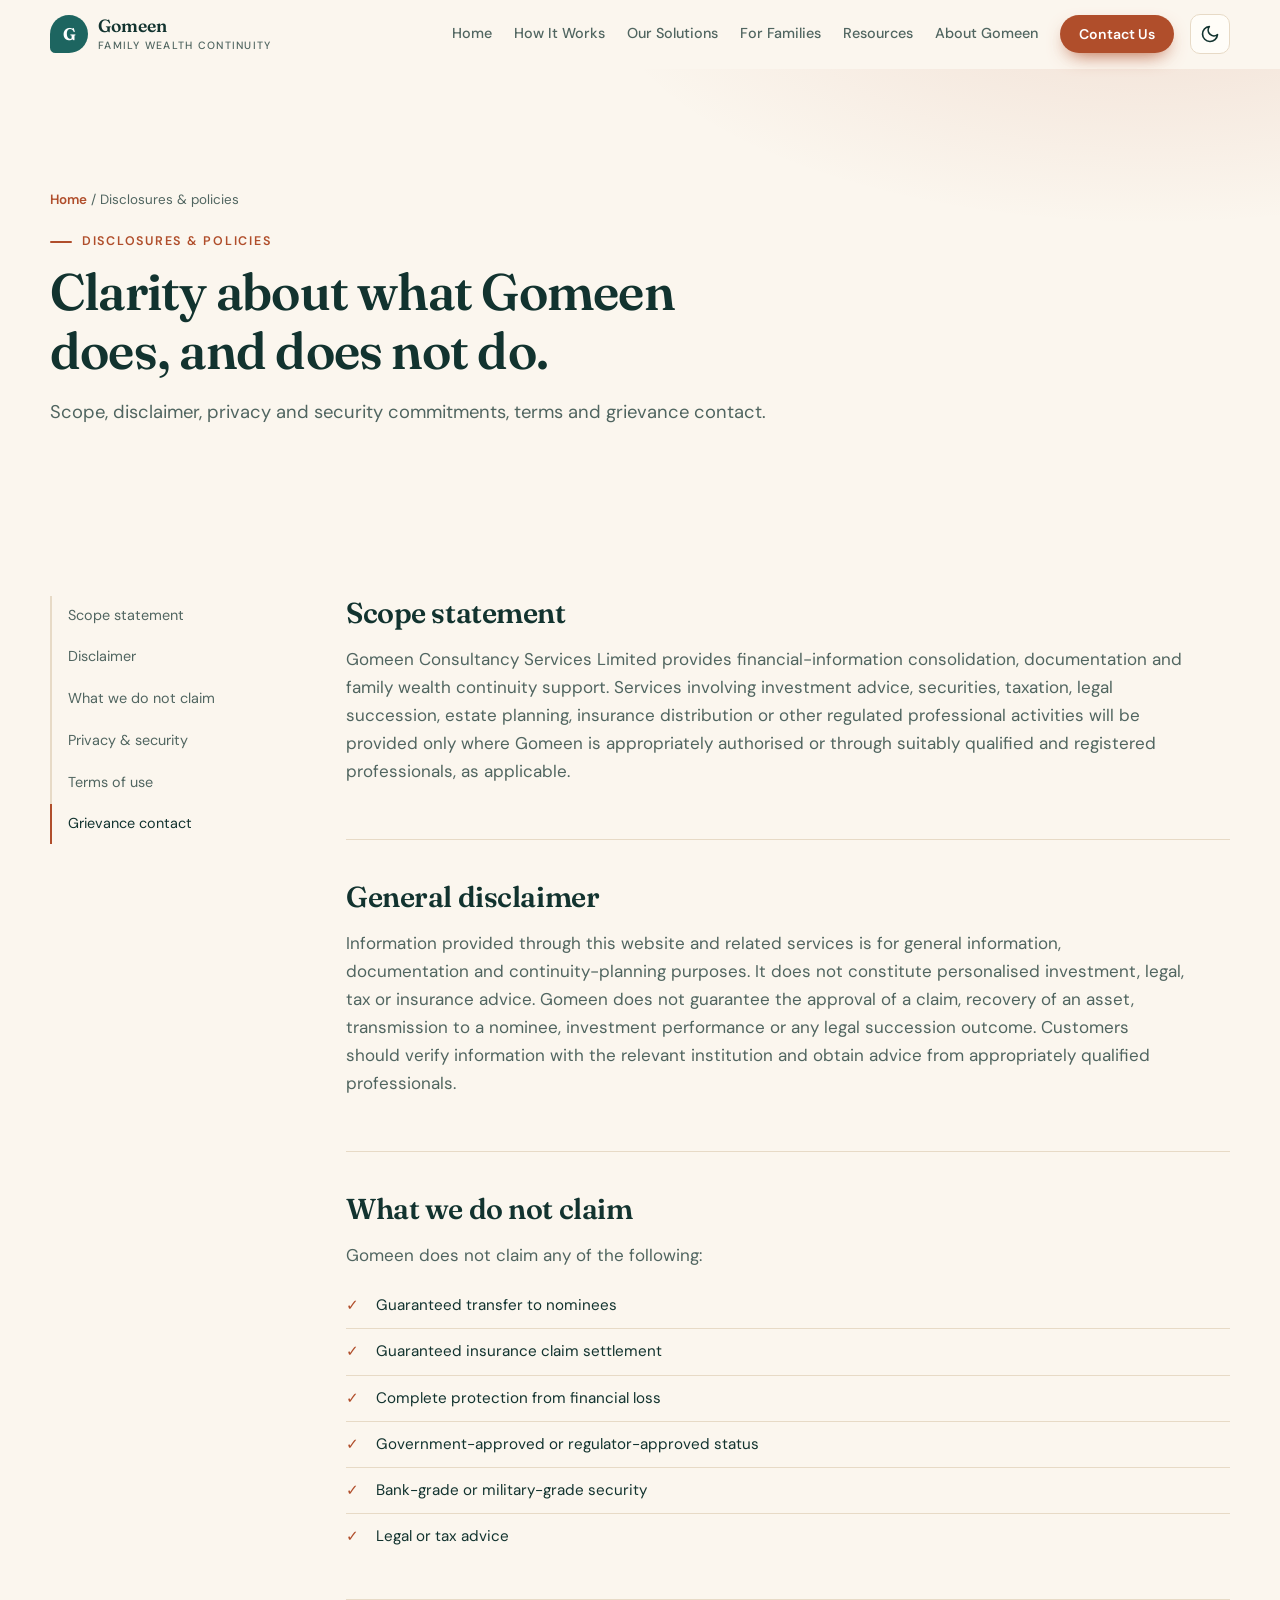
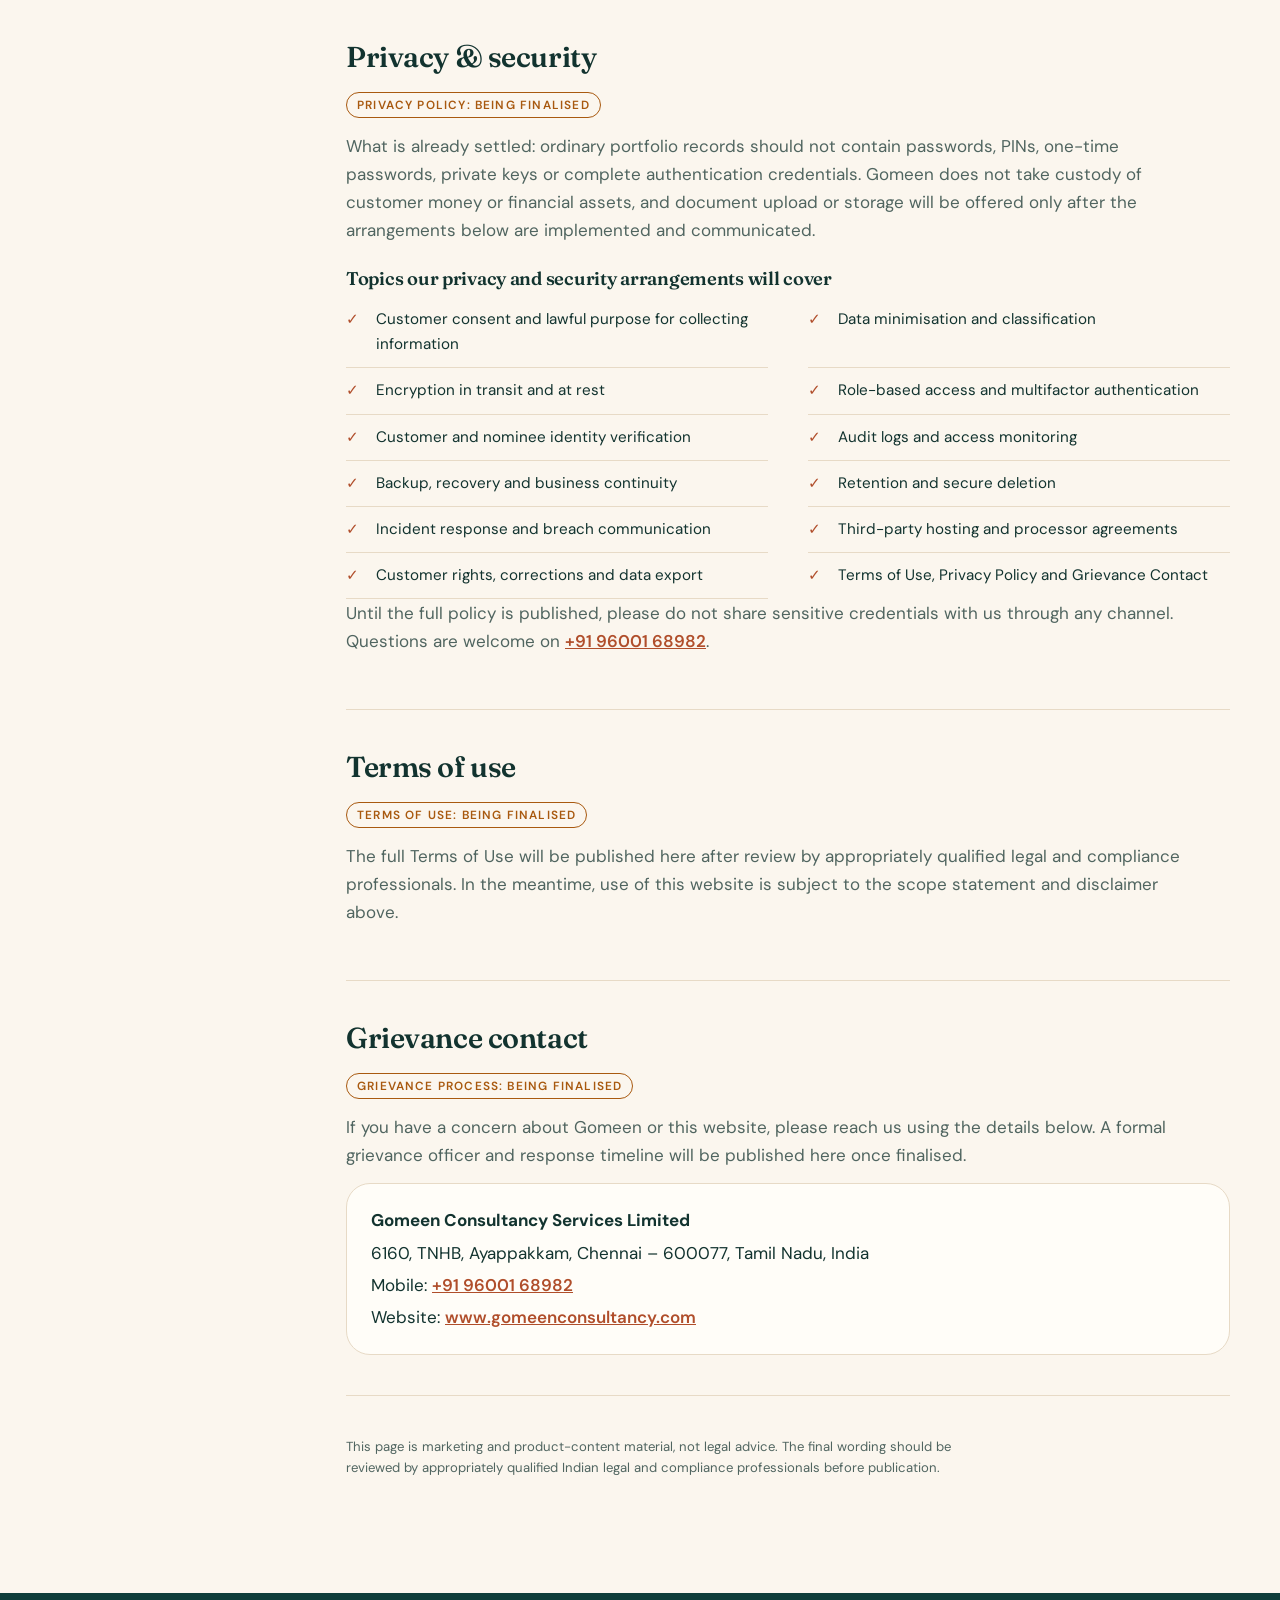
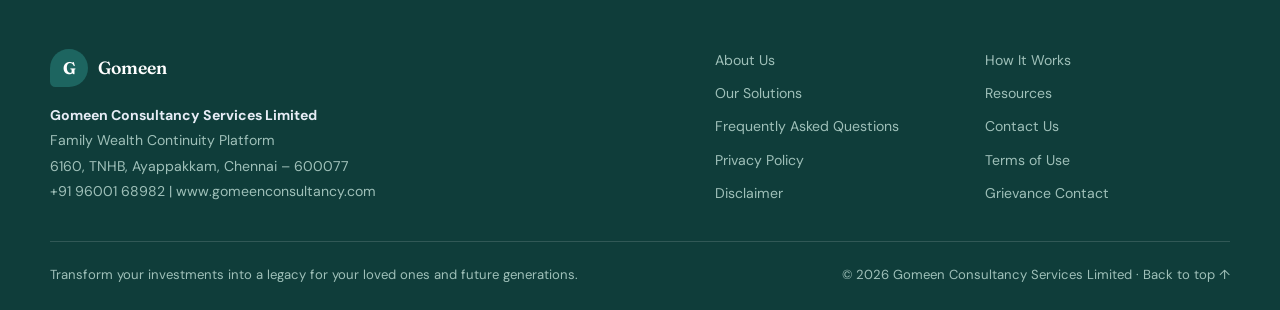
<file: legal.html>
<!doctype html>
<html lang="en" data-theme="light">
<head>
<meta charset="utf-8">
<meta name="viewport" content="width=device-width, initial-scale=1">
<title>Disclosures &amp; Policies | Gomeen Consultancy</title>
<meta name="description" content="Scope statement, disclaimer, privacy and security commitments, terms of use and grievance contact for Gomeen Consultancy Services Limited.">
<link rel="canonical" href="https://www.gomeenconsultancy.com/legal.html">
<meta name="theme-color" content="#0f3d3a">
<meta property="og:type" content="website">
<meta property="og:site_name" content="Gomeen Consultancy Services Limited">
<meta property="og:title" content="Disclosures &amp; Policies | Gomeen Consultancy">
<meta property="og:description" content="Scope statement, disclaimer, privacy and security commitments, terms of use and grievance contact for Gomeen Consultancy Services Limited.">
<meta property="og:url" content="https://www.gomeenconsultancy.com/legal.html">
<meta property="og:image" content="https://www.gomeenconsultancy.com/og-image.png">
<meta property="og:image:width" content="1200">
<meta property="og:image:height" content="630">
<meta name="twitter:card" content="summary_large_image">
<link rel="icon" href="data:image/svg+xml,%3Csvg xmlns='http://www.w3.org/2000/svg' viewBox='0 0 64 64'%3E%3Crect width='64' height='64' rx='14' fill='%230f3d3a'/%3E%3Cpath d='M32 14v36M18 28c0-8 28-8 28 0s-28 8-28 16 28 8 28 0' fill='none' stroke='%23e8956b' stroke-width='5' stroke-linecap='round'/%3E%3C/svg%3E">
<link rel="preconnect" href="https://fonts.googleapis.com">
<link rel="preconnect" href="https://fonts.gstatic.com" crossorigin>
<link href="https://fonts.googleapis.com/css2?family=Fraunces:opsz,wght@9..144,500;9..144,600;9..144,700&family=DM+Sans:wght@400;500;600&display=swap" rel="stylesheet">
<link rel="stylesheet" href="css/style.css">
<script>try{var t=localStorage.getItem('theme');if(t)document.documentElement.dataset.theme=t;else if(matchMedia('(prefers-color-scheme: dark)').matches)document.documentElement.dataset.theme='dark'}catch(e){}</script>
</head>
<body class="legal">
<a class="skip" href="#main">Skip to content</a>

<header class="nav" id="nav">
  <div class="wrap nav-in">
    <a href="index.html" class="brand" aria-label="Gomeen Consultancy Services — home"><span class="mark">G</span><span class="brand-t">Gomeen <small>Family Wealth Continuity</small></span></a>
    <nav id="menu" class="menu" aria-label="Primary">
      <a href="index.html">Home</a>
      <a href="index.html#how">How It Works</a>
      <a href="index.html#solutions">Our Solutions</a>
      <a href="index.html#families">For Families</a>
      <a href="index.html#resources">Resources</a>
      <a href="index.html#about">About Gomeen</a>
      <a href="index.html#contact" class="btn btn-gold sm">Contact Us</a>
    </nav>
    <div class="nav-tools">
      <button class="icon-btn" id="themeBtn" aria-label="Toggle dark mode"><svg viewBox="0 0 24 24" width="20" height="20" fill="none" stroke="currentColor" stroke-width="2" stroke-linecap="round" stroke-linejoin="round"><path d="M21 12.8A9 9 0 1 1 11.2 3a7 7 0 0 0 9.8 9.8z"/></svg></button>
      <button class="icon-btn burger" id="burger" aria-label="Open menu" aria-expanded="false" aria-controls="menu"><span></span><span></span></button>
    </div>
  </div>
  <div class="progress" id="progress" aria-hidden="true"></div>
</header>

<main id="main">
  <section class="sec page-h">
    <div class="wrap">
      <p class="crumbs"><a href="index.html">Home</a> / Disclosures &amp; policies</p>
      <p class="kicker">Disclosures &amp; policies</p>
      <h1>Clarity about what Gomeen does, and does not do.</h1>
      <p class="lead">Scope, disclaimer, privacy and security commitments, terms and grievance contact.</p>
    </div>
  </section>

  <section class="sec tight">
    <div class="wrap legal-grid">
      <nav class="toc" aria-label="On this page">
        <a href="#scope">Scope statement</a>
        <a href="#disclaimer">Disclaimer</a>
        <a href="#avoid">What we do not claim</a>
        <a href="#privacy">Privacy &amp; security</a>
        <a href="#terms">Terms of use</a>
        <a href="#grievance">Grievance contact</a>
      </nav>
      <div class="doc">
        <article id="scope">
          <h2>Scope statement</h2>
          <p>Gomeen Consultancy Services Limited provides financial-information consolidation, documentation and family wealth continuity support. Services involving investment advice, securities, taxation, legal succession, estate planning, insurance distribution or other regulated professional activities will be provided only where Gomeen is appropriately authorised or through suitably qualified and registered professionals, as applicable.</p>
        </article>

        <article id="disclaimer">
          <h2>General disclaimer</h2>
          <p>Information provided through this website and related services is for general information, documentation and continuity-planning purposes. It does not constitute personalised investment, legal, tax or insurance advice. Gomeen does not guarantee the approval of a claim, recovery of an asset, transmission to a nominee, investment performance or any legal succession outcome. Customers should verify information with the relevant institution and obtain advice from appropriately qualified professionals.</p>
        </article>

        <article id="avoid">
          <h2>What we do not claim</h2>
          <p>Gomeen does not claim any of the following:</p>
          <ul class="tick">
            <li>Guaranteed transfer to nominees</li>
            <li>Guaranteed insurance claim settlement</li>
            <li>Complete protection from financial loss</li>
            <li>Government-approved or regulator-approved status</li>
            <li>Bank-grade or military-grade security</li>
            <li>Legal or tax advice</li>
          </ul>
        </article>

        <article id="privacy">
          <h2>Privacy &amp; security</h2>
          <p class="status">Privacy Policy: being finalised</p>
          <p>What is already settled: ordinary portfolio records should not contain passwords, PINs, one-time passwords, private keys or complete authentication credentials. Gomeen does not take custody of customer money or financial assets, and document upload or storage will be offered only after the arrangements below are implemented and communicated.</p>
          <h3>Topics our privacy and security arrangements will cover</h3>
          <ul class="tick two-col">
            <li>Customer consent and lawful purpose for collecting information</li>
            <li>Data minimisation and classification</li>
            <li>Encryption in transit and at rest</li>
            <li>Role-based access and multifactor authentication</li>
            <li>Customer and nominee identity verification</li>
            <li>Audit logs and access monitoring</li>
            <li>Backup, recovery and business continuity</li>
            <li>Retention and secure deletion</li>
            <li>Incident response and breach communication</li>
            <li>Third-party hosting and processor agreements</li>
            <li>Customer rights, corrections and data export</li>
            <li>Terms of Use, Privacy Policy and Grievance Contact</li>
          </ul>
          <p>Until the full policy is published, please do not share sensitive credentials with us through any channel. Questions are welcome on <a href="tel:+919600168982">+91 96001 68982</a>.</p>
        </article>

        <article id="terms">
          <h2>Terms of use</h2>
          <p class="status">Terms of Use: being finalised</p>
          <p>The full Terms of Use will be published here after review by appropriately qualified legal and compliance professionals. In the meantime, use of this website is subject to the scope statement and disclaimer above.</p>
        </article>

        <article id="grievance">
          <h2>Grievance contact</h2>
          <p class="status">Grievance process: being finalised</p>
          <p>If you have a concern about Gomeen or this website, please reach us using the details below. A formal grievance officer and response timeline will be published here once finalised.</p>
          <address class="card-addr">
            <b>Gomeen Consultancy Services Limited</b><br>
            6160, TNHB, Ayappakkam, Chennai – 600077, Tamil Nadu, India<br>
            Mobile: <a href="tel:+919600168982">+91 96001 68982</a><br>
            Website: <a href="https://www.gomeenconsultancy.com" target="_blank" rel="noopener">www.gomeenconsultancy.com</a>
          </address>
        </article>

        <p class="fine">This page is marketing and product-content material, not legal advice. The final wording should be reviewed by appropriately qualified Indian legal and compliance professionals before publication.</p>
      </div>
    </div>
  </section>
</main>

<footer class="foot">
  <div class="wrap foot-grid">
    <div class="foot-brand">
      <a href="index.html" class="brand"><span class="mark">G</span><span class="brand-t">Gomeen</span></a>
      <p><b>Gomeen Consultancy Services Limited</b><br>Family Wealth Continuity Platform<br>6160, TNHB, Ayappakkam, Chennai – 600077<br><a href="tel:+919600168982">+91 96001 68982</a> | <a href="https://www.gomeenconsultancy.com" target="_blank" rel="noopener">www.gomeenconsultancy.com</a></p>
    </div>
    <nav aria-label="Footer">
      <ul class="foot-links">
        <li><a href="index.html#about">About Us</a></li>
        <li><a href="index.html#how">How It Works</a></li>
        <li><a href="index.html#solutions">Our Solutions</a></li>
        <li><a href="index.html#resources">Resources</a></li>
        <li><a href="index.html#faq">Frequently Asked Questions</a></li>
        <li><a href="index.html#contact">Contact Us</a></li>
        <li><a href="#privacy">Privacy Policy</a></li>
        <li><a href="#terms">Terms of Use</a></li>
        <li><a href="#disclaimer">Disclaimer</a></li>
        <li><a href="#grievance">Grievance Contact</a></li>
      </ul>
    </nav>
  </div>
  <div class="wrap foot-bot">
    <span>Transform your investments into a legacy for your loved ones and future generations.</span>
    <span>© <span id="yr"></span> Gomeen Consultancy Services Limited · <a href="#main">Back to top ↑</a></span>
  </div>
</footer>
<script src="js/main.js"></script>
</body>
</html>
</file>
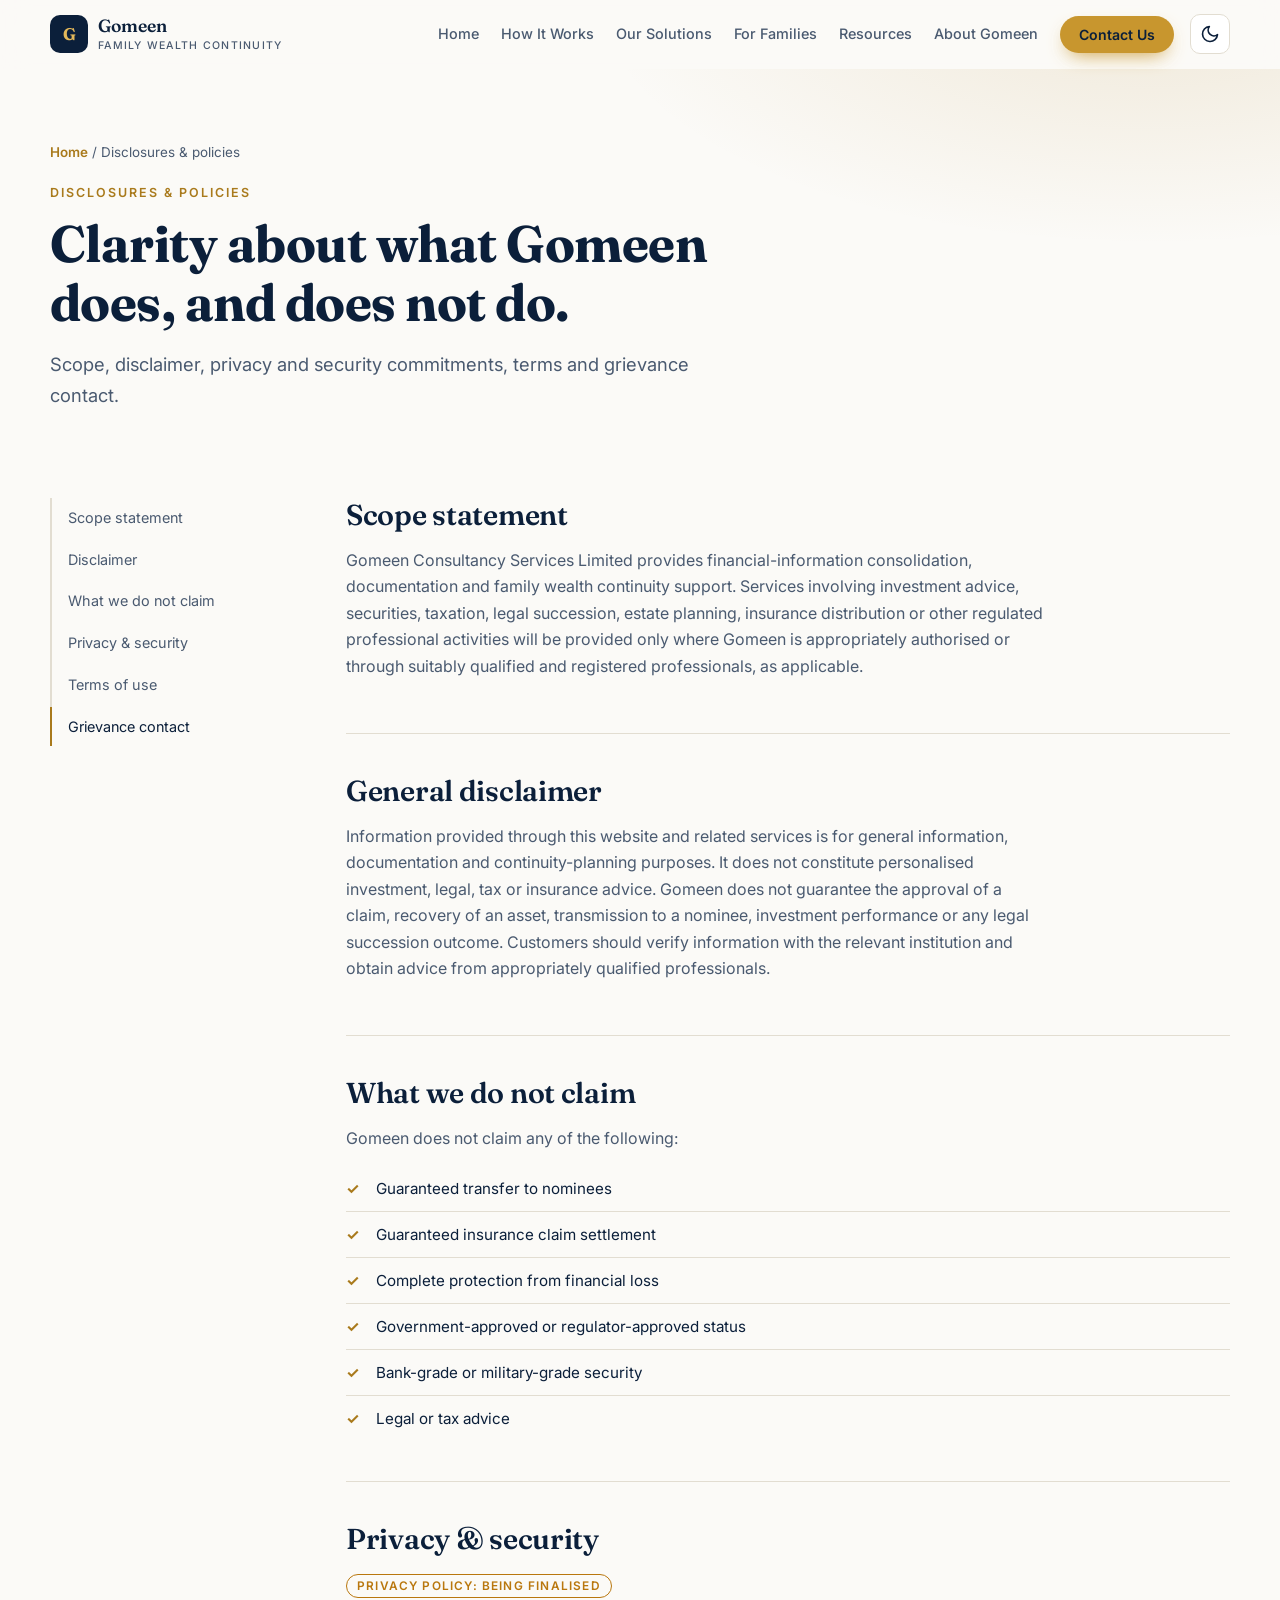
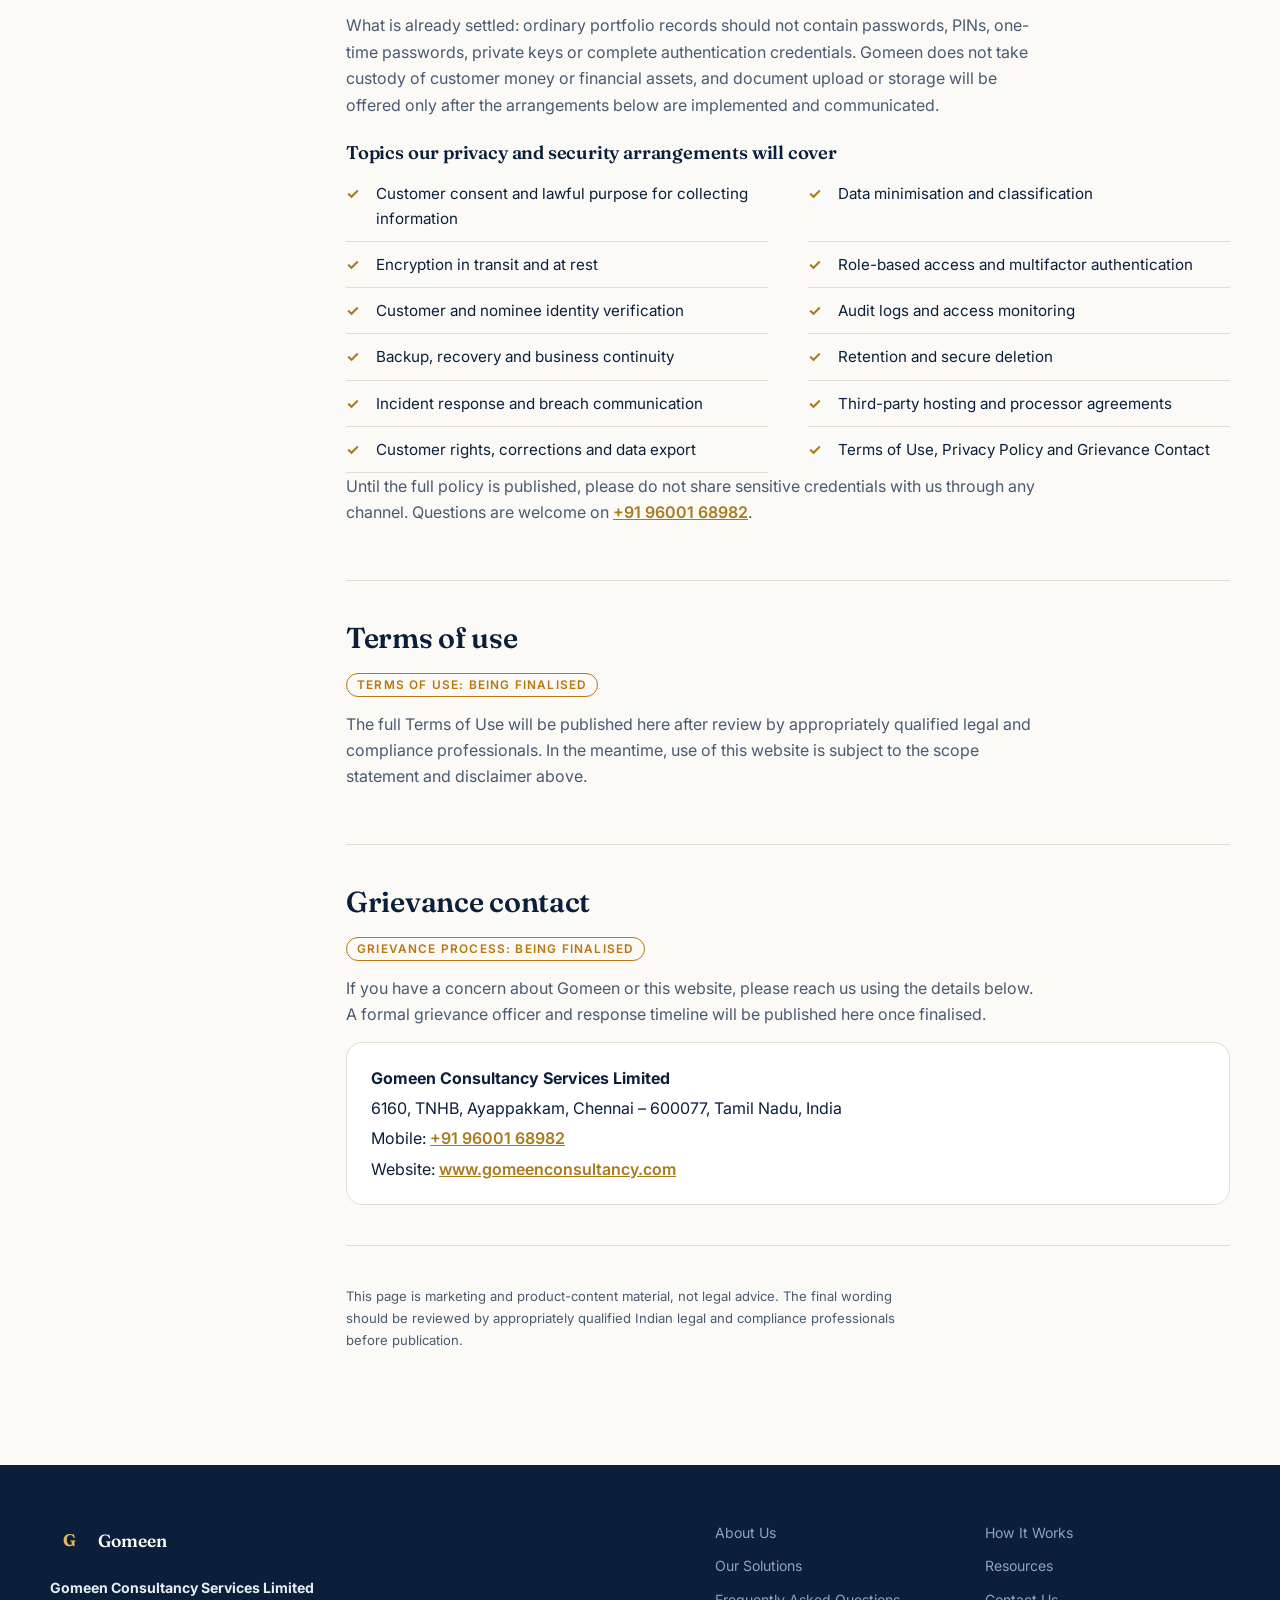
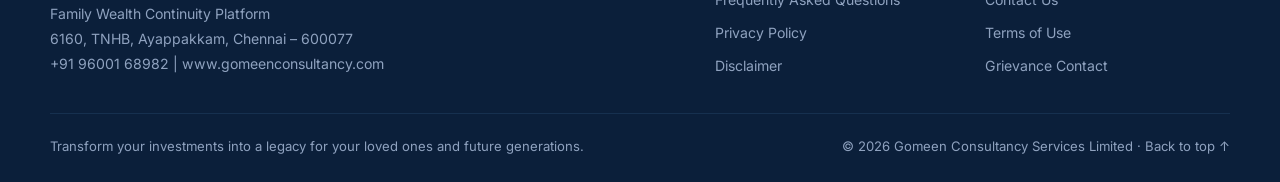
<file: option-a/legal.html>
<!doctype html>
<html lang="en" data-theme="light">
<head>
<meta charset="utf-8">
<meta name="viewport" content="width=device-width, initial-scale=1">
<title>Disclosures &amp; Policies | Gomeen Consultancy</title>
<meta name="description" content="Scope statement, disclaimer, privacy and security commitments, terms of use and grievance contact for Gomeen Consultancy Services Limited.">
<meta name="robots" content="noindex, follow">
<link rel="icon" href="data:image/svg+xml,%3Csvg xmlns='http://www.w3.org/2000/svg' viewBox='0 0 64 64'%3E%3Crect width='64' height='64' rx='14' fill='%230b1f3a'/%3E%3Cpath d='M32 14v36M18 28c0-8 28-8 28 0s-28 8-28 16 28 8 28 0' fill='none' stroke='%23d4a84b' stroke-width='5' stroke-linecap='round'/%3E%3C/svg%3E">
<link rel="preconnect" href="https://fonts.googleapis.com">
<link rel="preconnect" href="https://fonts.gstatic.com" crossorigin>
<link href="https://fonts.googleapis.com/css2?family=Fraunces:opsz,wght@9..144,500;9..144,600;9..144,700&family=Inter:wght@400;500;600&display=swap" rel="stylesheet">
<link rel="stylesheet" href="css/style.css">
<script>try{var t=localStorage.getItem('theme');if(t)document.documentElement.dataset.theme=t;else if(matchMedia('(prefers-color-scheme: dark)').matches)document.documentElement.dataset.theme='dark'}catch(e){}</script>
</head>
<body class="legal">
<a class="skip" href="#main">Skip to content</a>

<header class="nav" id="nav">
  <div class="wrap nav-in">
    <a href="index.html" class="brand" aria-label="Gomeen Consultancy Services — home"><span class="mark">G</span><span class="brand-t">Gomeen <small>Family Wealth Continuity</small></span></a>
    <nav id="menu" class="menu" aria-label="Primary">
      <a href="index.html">Home</a>
      <a href="index.html#how">How It Works</a>
      <a href="index.html#solutions">Our Solutions</a>
      <a href="index.html#families">For Families</a>
      <a href="index.html#resources">Resources</a>
      <a href="index.html#about">About Gomeen</a>
      <a href="index.html#contact" class="btn btn-gold sm">Contact Us</a>
    </nav>
    <div class="nav-tools">
      <button class="icon-btn" id="themeBtn" aria-label="Toggle dark mode"><svg viewBox="0 0 24 24" width="20" height="20" fill="none" stroke="currentColor" stroke-width="2" stroke-linecap="round" stroke-linejoin="round"><path d="M21 12.8A9 9 0 1 1 11.2 3a7 7 0 0 0 9.8 9.8z"/></svg></button>
      <button class="icon-btn burger" id="burger" aria-label="Open menu" aria-expanded="false" aria-controls="menu"><span></span><span></span></button>
    </div>
  </div>
  <div class="progress" id="progress" aria-hidden="true"></div>
</header>

<main id="main">
  <section class="sec page-h">
    <div class="wrap">
      <p class="crumbs"><a href="index.html">Home</a> / Disclosures &amp; policies</p>
      <p class="kicker">Disclosures &amp; policies</p>
      <h1>Clarity about what Gomeen does, and does not do.</h1>
      <p class="lead">Scope, disclaimer, privacy and security commitments, terms and grievance contact.</p>
    </div>
  </section>

  <section class="sec tight">
    <div class="wrap legal-grid">
      <nav class="toc" aria-label="On this page">
        <a href="#scope">Scope statement</a>
        <a href="#disclaimer">Disclaimer</a>
        <a href="#avoid">What we do not claim</a>
        <a href="#privacy">Privacy &amp; security</a>
        <a href="#terms">Terms of use</a>
        <a href="#grievance">Grievance contact</a>
      </nav>
      <div class="doc">
        <article id="scope">
          <h2>Scope statement</h2>
          <p>Gomeen Consultancy Services Limited provides financial-information consolidation, documentation and family wealth continuity support. Services involving investment advice, securities, taxation, legal succession, estate planning, insurance distribution or other regulated professional activities will be provided only where Gomeen is appropriately authorised or through suitably qualified and registered professionals, as applicable.</p>
        </article>

        <article id="disclaimer">
          <h2>General disclaimer</h2>
          <p>Information provided through this website and related services is for general information, documentation and continuity-planning purposes. It does not constitute personalised investment, legal, tax or insurance advice. Gomeen does not guarantee the approval of a claim, recovery of an asset, transmission to a nominee, investment performance or any legal succession outcome. Customers should verify information with the relevant institution and obtain advice from appropriately qualified professionals.</p>
        </article>

        <article id="avoid">
          <h2>What we do not claim</h2>
          <p>Gomeen does not claim any of the following:</p>
          <ul class="tick">
            <li>Guaranteed transfer to nominees</li>
            <li>Guaranteed insurance claim settlement</li>
            <li>Complete protection from financial loss</li>
            <li>Government-approved or regulator-approved status</li>
            <li>Bank-grade or military-grade security</li>
            <li>Legal or tax advice</li>
          </ul>
        </article>

        <article id="privacy">
          <h2>Privacy &amp; security</h2>
          <p class="status">Privacy Policy: being finalised</p>
          <p>What is already settled: ordinary portfolio records should not contain passwords, PINs, one-time passwords, private keys or complete authentication credentials. Gomeen does not take custody of customer money or financial assets, and document upload or storage will be offered only after the arrangements below are implemented and communicated.</p>
          <h3>Topics our privacy and security arrangements will cover</h3>
          <ul class="tick two-col">
            <li>Customer consent and lawful purpose for collecting information</li>
            <li>Data minimisation and classification</li>
            <li>Encryption in transit and at rest</li>
            <li>Role-based access and multifactor authentication</li>
            <li>Customer and nominee identity verification</li>
            <li>Audit logs and access monitoring</li>
            <li>Backup, recovery and business continuity</li>
            <li>Retention and secure deletion</li>
            <li>Incident response and breach communication</li>
            <li>Third-party hosting and processor agreements</li>
            <li>Customer rights, corrections and data export</li>
            <li>Terms of Use, Privacy Policy and Grievance Contact</li>
          </ul>
          <p>Until the full policy is published, please do not share sensitive credentials with us through any channel. Questions are welcome on <a href="tel:+919600168982">+91 96001 68982</a>.</p>
        </article>

        <article id="terms">
          <h2>Terms of use</h2>
          <p class="status">Terms of Use: being finalised</p>
          <p>The full Terms of Use will be published here after review by appropriately qualified legal and compliance professionals. In the meantime, use of this website is subject to the scope statement and disclaimer above.</p>
        </article>

        <article id="grievance">
          <h2>Grievance contact</h2>
          <p class="status">Grievance process: being finalised</p>
          <p>If you have a concern about Gomeen or this website, please reach us using the details below. A formal grievance officer and response timeline will be published here once finalised.</p>
          <address class="card-addr">
            <b>Gomeen Consultancy Services Limited</b><br>
            6160, TNHB, Ayappakkam, Chennai – 600077, Tamil Nadu, India<br>
            Mobile: <a href="tel:+919600168982">+91 96001 68982</a><br>
            Website: <a href="https://www.gomeenconsultancy.com" target="_blank" rel="noopener">www.gomeenconsultancy.com</a>
          </address>
        </article>

        <p class="fine">This page is marketing and product-content material, not legal advice. The final wording should be reviewed by appropriately qualified Indian legal and compliance professionals before publication.</p>
      </div>
    </div>
  </section>
</main>

<footer class="foot">
  <div class="wrap foot-grid">
    <div class="foot-brand">
      <a href="index.html" class="brand"><span class="mark">G</span><span class="brand-t">Gomeen</span></a>
      <p><b>Gomeen Consultancy Services Limited</b><br>Family Wealth Continuity Platform<br>6160, TNHB, Ayappakkam, Chennai – 600077<br><a href="tel:+919600168982">+91 96001 68982</a> | <a href="https://www.gomeenconsultancy.com" target="_blank" rel="noopener">www.gomeenconsultancy.com</a></p>
    </div>
    <nav aria-label="Footer">
      <ul class="foot-links">
        <li><a href="index.html#about">About Us</a></li>
        <li><a href="index.html#how">How It Works</a></li>
        <li><a href="index.html#solutions">Our Solutions</a></li>
        <li><a href="index.html#resources">Resources</a></li>
        <li><a href="index.html#faq">Frequently Asked Questions</a></li>
        <li><a href="index.html#contact">Contact Us</a></li>
        <li><a href="#privacy">Privacy Policy</a></li>
        <li><a href="#terms">Terms of Use</a></li>
        <li><a href="#disclaimer">Disclaimer</a></li>
        <li><a href="#grievance">Grievance Contact</a></li>
      </ul>
    </nav>
  </div>
  <div class="wrap foot-bot">
    <span>Transform your investments into a legacy for your loved ones and future generations.</span>
    <span>© <span id="yr"></span> Gomeen Consultancy Services Limited · <a href="#main">Back to top ↑</a></span>
  </div>
</footer>
<script src="../js/main.js"></script>
</body>
</html>
</file>
<file: css/style.css>
:root{
  --bg:#fbfaf7; --bg-alt:#f2efe8; --surface:#fff; --ink:#0b1f3a; --ink-2:#4a5a70; --line:#e2ddd1;
  --navy:#0b1f3a; --navy-2:#13335c; --gold:#a97a1c; --gold-2:#e3b85a; --gold-ink:#0b1f3a; --btn:#c8962e;
  --green:#1f8a63; --amber:#b9770e; --shadow:0 10px 30px -12px rgba(11,31,58,.18);
  --serif:'Fraunces',Georgia,serif; --sans:'Inter',system-ui,-apple-system,Segoe UI,sans-serif;
  --r:16px; --wrap:1180px;
}
:root[data-theme="dark"]{
  --bg:#07111f; --bg-alt:#0a1829; --surface:#0f2038; --ink:#f1ede3; --ink-2:#a3b0c4; --line:#1c3252;
  --navy:#050d19; --navy-2:#13335c; --gold:#e3b85a; --gold-2:#f0cc7e; --btn:#e3b85a; --amber:#f0b24a; --shadow:0 10px 30px -12px rgba(0,0,0,.6);
}
*{box-sizing:border-box;margin:0}
html{scroll-behavior:smooth;scroll-padding-top:84px}
body{font:400 16px/1.65 var(--sans);background:var(--bg);color:var(--ink);-webkit-font-smoothing:antialiased;transition:background .3s,color .3s}
img,svg{display:block;max-width:100%}
a{color:inherit}
ul,ol{padding:0;list-style:none}
.wrap{width:min(100% - 32px,var(--wrap));margin-inline:auto}
.skip{position:absolute;left:-999px;top:8px;background:var(--btn);color:var(--gold-ink);padding:8px 14px;border-radius:8px;z-index:100}
.skip:focus{left:8px}
:focus-visible{outline:2px solid var(--gold);outline-offset:3px;border-radius:6px}

h1,h2,h3,h4{font-family:var(--serif);line-height:1.15;font-weight:600;letter-spacing:-.01em}
h1{font-size:clamp(2.4rem,5.4vw,4.2rem);font-weight:700}
h1 em{font-style:italic;color:var(--gold)}
h2{font-size:clamp(1.7rem,3.2vw,2.5rem)}
h3{font-size:1.3rem}
.lead{font-size:1.15rem;color:var(--ink-2);max-width:56ch}
.kicker{font:600 .78rem/1.3 var(--sans);text-transform:uppercase;letter-spacing:.16em;color:var(--gold);margin-bottom:14px}
.fine{font-size:.82rem;color:var(--ink-2);margin-top:18px}
.fine.light{color:#a9b8cf;max-width:70ch;margin-top:36px}
.more{display:inline-block;margin-top:auto;font:600 .88rem var(--sans);color:var(--gold);text-decoration:none}
.more:hover{text-decoration:underline}
.dark .more,.contact .more{color:var(--gold-2)}

/* buttons */
.btn{display:inline-flex;align-items:center;justify-content:center;gap:8px;padding:14px 24px;border-radius:999px;font:600 .95rem var(--sans);text-decoration:none;border:1.5px solid transparent;cursor:pointer;transition:transform .2s,box-shadow .2s,background .2s;text-align:center}
.btn:hover{transform:translateY(-2px)}
.btn-gold{background:var(--btn);color:var(--gold-ink);box-shadow:0 8px 20px -8px var(--btn)}
.btn-gold:hover{background:var(--gold-2)}
.btn-ghost{border-color:var(--line);color:var(--ink);background:transparent}
.btn-ghost:hover{border-color:var(--gold)}
.btn.sm{padding:9px 18px;font-size:.88rem}

/* nav */
.nav{position:sticky;top:0;z-index:50;backdrop-filter:blur(14px);background:color-mix(in srgb,var(--bg) 85%,transparent);border-bottom:1px solid transparent;transition:border-color .3s,box-shadow .3s}
.nav.scrolled{border-color:var(--line);box-shadow:0 4px 20px -12px rgba(0,0,0,.25)}
.nav-in{display:flex;align-items:center;justify-content:space-between;height:68px;gap:16px}
.progress{position:absolute;left:0;bottom:-1px;height:2px;width:0;background:linear-gradient(90deg,var(--gold),var(--gold-2))}
.brand{display:flex;align-items:center;gap:10px;text-decoration:none;font:600 1.1rem/1.1 var(--serif)}
.brand small{display:block;font:500 .66rem var(--sans);letter-spacing:.12em;text-transform:uppercase;color:var(--ink-2);margin-top:3px}
.mark{display:grid;place-items:center;width:38px;height:38px;border-radius:10px;background:var(--navy);color:var(--gold-2);font:700 1.05rem var(--serif);flex:none}
.menu{display:flex;align-items:center;gap:22px;margin-left:auto}
.menu a:not(.btn){text-decoration:none;font-size:.9rem;color:var(--ink-2);font-weight:500;position:relative;padding:4px 0;transition:color .2s;white-space:nowrap}
.menu a:not(.btn)::after{content:"";position:absolute;left:0;bottom:-2px;height:2px;width:0;background:var(--gold);transition:width .25s}
.menu a:not(.btn):hover,.menu a.active{color:var(--ink)}
.menu a:not(.btn):hover::after,.menu a.active::after{width:100%}
.nav-tools{display:flex;gap:6px}
.icon-btn{width:40px;height:40px;border-radius:10px;border:1px solid var(--line);background:var(--surface);color:var(--ink);display:grid;place-items:center;cursor:pointer;text-decoration:none}
.icon-btn.call{display:none}
.burger{display:none;position:relative}
.burger span{position:absolute;left:11px;right:11px;height:2px;background:currentColor;border-radius:2px;transition:transform .25s,top .25s}
.burger span:first-child{top:14px}.burger span:last-child{top:24px}
.burger[aria-expanded="true"] span:first-child{top:19px;transform:rotate(45deg)}
.burger[aria-expanded="true"] span:last-child{top:19px;transform:rotate(-45deg)}

/* hero */
.hero{position:relative;padding:72px 0 0;overflow:hidden;background:
  radial-gradient(900px 420px at 85% -10%,color-mix(in srgb,var(--gold) 16%,transparent),transparent 70%),
  radial-gradient(700px 380px at -10% 30%,color-mix(in srgb,var(--navy-2) 12%,transparent),transparent 70%)}
.hero-in{display:grid;grid-template-columns:1.1fr .9fr;gap:56px;align-items:center}
.eyebrow{display:inline-flex;align-items:center;gap:10px;font:500 .85rem var(--sans);color:var(--ink-2);padding:7px 14px;border:1px solid var(--line);border-radius:999px;background:var(--surface);margin-bottom:22px}
.dot{width:8px;height:8px;border-radius:50%;background:var(--green);box-shadow:0 0 0 4px color-mix(in srgb,var(--green) 25%,transparent)}
.hero h1{margin-bottom:22px}
.assets{display:flex;flex-wrap:wrap;gap:8px;margin:24px 0 0}
.assets li{padding:6px 14px;border:1px solid var(--line);border-radius:999px;font-size:.84rem;background:var(--surface);color:var(--ink-2)}
.cta{display:flex;flex-wrap:wrap;gap:12px;margin:30px 0 24px}
.hero-msg{font:italic 500 1.05rem var(--serif);color:var(--ink-2);max-width:46ch;border-left:3px solid var(--gold);padding-left:16px}
.hero-card{background:var(--surface);border:1px solid var(--line);border-radius:24px;padding:22px;box-shadow:var(--shadow);transform:rotate(1.2deg)}
.hc-head{display:flex;justify-content:space-between;align-items:center;font:600 1rem var(--serif);margin-bottom:14px}
.pill{font:600 .68rem var(--sans);text-transform:uppercase;letter-spacing:.1em;padding:4px 10px;border-radius:999px;background:var(--bg-alt);color:var(--ink-2)}
.hc-grid{display:grid;grid-template-columns:1fr 1fr;gap:10px}
.hc-tile{display:block;text-decoration:none;padding:14px;border-radius:12px;background:var(--bg-alt);border:1px solid transparent;transition:border-color .2s,transform .2s}
.hc-tile:hover{border-color:var(--gold);transform:translateY(-2px)}
.hc-tile b{display:block;font:600 .95rem var(--serif);margin-bottom:2px}
.hc-tile span{font-size:.76rem;color:var(--ink-2);line-height:1.4;display:block}
.hc-checks{margin:16px 0;display:grid;gap:8px;font-size:.86rem}
.hc-checks li{display:flex;gap:10px;align-items:center}
.hc-checks li::before{content:"✓";display:grid;place-items:center;width:20px;height:20px;border-radius:50%;font-size:.7rem;font-weight:700;color:#fff;background:var(--green);flex:none}
.hc-checks li.warn::before{content:"!";background:var(--amber)}
.hc-foot{border-top:1px solid var(--line);padding-top:12px;font:italic 600 .95rem var(--serif);color:var(--gold)}

.journey{margin-top:64px;border-top:1px solid var(--line)}
.journey ol{display:grid;grid-template-columns:repeat(5,1fr)}
.journey li{position:relative;text-align:center}
.journey li:not(:last-child)::after{content:"›";position:absolute;right:-6px;top:50%;transform:translateY(-50%);color:var(--gold);font-size:1.6rem}
.journey a{display:block;padding:26px 8px;text-decoration:none;font:600 .8rem var(--sans);letter-spacing:.16em;text-transform:uppercase;color:var(--ink-2);transition:color .2s}
.journey a:hover{color:var(--gold)}

/* sections */
.sec{padding:100px 0}
.sec.tight{padding:48px 0 100px}
.sec.alt{background:var(--bg-alt)}
.sec-h{max-width:720px;margin-bottom:44px}
.sec-h p:not(.kicker){margin-top:14px;color:var(--ink-2)}
.sub{margin:48px 0 18px}
.sub.light{color:#fff}
.two{display:grid;grid-template-columns:1fr 1fr;gap:48px;align-items:start}
.two.gains{margin-top:40px}
.prose p{color:var(--ink-2);margin-bottom:16px;font-size:1.04rem}
.prose p.fine{font-size:.82rem}
.panel{background:var(--surface);border:1px solid var(--line);border-radius:var(--r);padding:28px}
.panel h3{margin-bottom:16px}
.panel .btn{margin-top:20px}
.pull{font:italic 500 1.35rem/1.4 var(--serif);color:var(--ink);border-left:3px solid var(--gold);padding:4px 0 4px 20px;margin-top:24px}
.tick li{padding:10px 0 10px 30px;border-bottom:1px solid var(--line);position:relative;font-size:.95rem}
.tick li:last-child{border-bottom:0}
.tick li::before{content:"✓";position:absolute;left:0;color:var(--gold);font-weight:700}
.tick.two-col{display:grid;grid-template-columns:1fr 1fr;column-gap:40px}
.chips{display:flex;flex-wrap:wrap;gap:8px;margin-top:16px}
.chips li,.chips span{padding:7px 14px;border:1px solid var(--line);border-radius:999px;font-size:.86rem;background:var(--surface)}
.chips.big a{display:block;text-decoration:none}
.chips.big li{padding:0;transition:border-color .2s,transform .2s}
.chips.big a{padding:9px 18px}
.chips.big li:hover{border-color:var(--gold);transform:translateY(-2px)}
.mini-h{margin:24px 0 0;font-size:1.1rem}

/* quiz */
.q-grid{display:grid;grid-template-columns:.9fr 1.1fr;gap:56px;align-items:start}
.q-grid .sec-h{margin-bottom:0;position:sticky;top:100px}
.quiz{background:var(--surface);border:1px solid var(--line);border-radius:20px;padding:12px 28px 28px;box-shadow:var(--shadow)}
.quiz fieldset{border:0;border-bottom:1px solid var(--line);padding:18px 0;display:flex;flex-wrap:wrap;gap:8px 12px;align-items:center}
.quiz legend{float:left;width:100%;font-weight:600;font-size:.98rem;margin-bottom:10px}
.quiz label{cursor:pointer}
.quiz input{position:absolute;opacity:0}
.quiz label{padding:8px 18px;border:1.5px solid var(--line);border-radius:999px;font-size:.9rem;transition:all .2s}
.quiz label:hover{border-color:var(--gold)}
.quiz label:has(input:checked){background:var(--navy);color:var(--gold-2);border-color:var(--navy)}
:root[data-theme="dark"] .quiz label:has(input:checked){background:var(--gold);color:#0b1f3a;border-color:var(--gold)}
.quiz label:has(input:focus-visible){outline:2px solid var(--gold);outline-offset:2px}
.quiz-out{padding-top:22px;display:grid;gap:14px;justify-items:start}
.quiz-out p{color:var(--ink-2);font-size:.98rem}
.quiz-out.gap p{color:var(--ink);font-weight:500}

/* cards */
.cards{display:grid;grid-template-columns:repeat(4,1fr);gap:20px}
.cards.three{grid-template-columns:repeat(3,1fr)}
.card{background:var(--surface);border:1px solid var(--line);border-radius:var(--r);padding:28px 24px;display:flex;flex-direction:column;transition:transform .25s,box-shadow .25s,border-color .25s}
.card:hover{transform:translateY(-6px);box-shadow:var(--shadow);border-color:var(--gold)}
.card.span2{grid-column:span 2}
.card.slim{padding:24px}
.ico{width:48px;height:48px;border-radius:12px;background:var(--navy);display:grid;place-items:center;margin-bottom:20px}
.ico svg{width:24px;height:24px;fill:none;stroke:var(--gold-2);stroke-width:1.8;stroke-linecap:round;stroke-linejoin:round}
.card h3{margin-bottom:10px;font-size:1.2rem}
.card>p{font-size:.93rem;color:var(--ink-2);margin-bottom:16px}
.cards:not(.three) .card{grid-column:auto}
.res{display:block;text-decoration:none;background:var(--surface);border:1px solid var(--line);border-radius:var(--r);padding:24px;transition:transform .25s,box-shadow .25s,border-color .25s;position:relative}
.res:hover{transform:translateY(-4px);box-shadow:var(--shadow);border-color:var(--gold)}
.res b{display:block;font:600 1.1rem var(--serif);margin-bottom:6px}
.res span{font-size:.9rem;color:var(--ink-2);display:block;padding-right:24px}
.res::after{content:"→";position:absolute;right:22px;bottom:20px;color:var(--gold);font-weight:700}

/* steps */
.sec.dark{background:var(--navy);color:#e6ecf5}
.sec.dark .sec-h p:not(.kicker){color:#b4c1d6}
.sec.dark h2,.sec.dark h3{color:#fff}
.steps{display:grid;grid-template-columns:repeat(5,1fr);gap:0}
.steps li{padding:0 22px 0 0;position:relative}
.steps li::before{content:"";position:absolute;top:18px;left:46px;right:8px;height:1px;background:linear-gradient(90deg,var(--gold-2),transparent)}
.steps li:last-child::before{display:none}
.steps b{display:grid;place-items:center;width:38px;height:38px;border-radius:50%;border:1.5px solid var(--gold-2);color:var(--gold-2);font:600 .85rem var(--serif);margin-bottom:18px;background:var(--navy);position:relative}
.steps h4{color:#fff;margin-bottom:8px;font-size:1.1rem}
.steps p{font-size:.88rem;color:#a9b8cf}
.steps p a{color:var(--gold-2)}
.rec{margin-top:64px}
.rec h3{margin-bottom:18px}
.table-wrap{overflow-x:auto;border:1px solid var(--line);border-radius:var(--r);background:var(--surface);color:var(--ink)}
table{width:100%;border-collapse:collapse;font-size:.92rem;min-width:520px}
th{text-align:left;font:600 .75rem var(--sans);text-transform:uppercase;letter-spacing:.1em;color:var(--ink-2);padding:14px 20px;background:var(--bg-alt)}
td{padding:14px 20px;border-top:1px solid var(--line);vertical-align:top}
td:first-child{font-weight:600;white-space:nowrap}
tbody tr:hover{background:var(--bg-alt)}
.secnote{margin-top:18px;padding:14px 18px;border-radius:12px;background:color-mix(in srgb,var(--gold-2) 14%,transparent);border:1px solid color-mix(in srgb,var(--gold-2) 40%,transparent);font-size:.9rem;color:#e6ecf5}

/* dashboard */
.dash{display:grid;grid-template-columns:repeat(4,1fr);gap:16px;margin-bottom:40px}
.dash-tile{display:block;text-decoration:none;background:var(--surface);border:1px solid var(--line);border-top:4px solid var(--gold-2);border-radius:var(--r);padding:22px;transition:transform .25s,box-shadow .25s}
a.dash-tile:hover{transform:translateY(-4px);box-shadow:var(--shadow)}
.dt-k{display:block;font:600 .74rem var(--sans);text-transform:uppercase;letter-spacing:.12em;color:var(--gold);margin-bottom:10px}
.dash-tile p{font-size:.93rem;color:var(--ink-2)}
.principle{background:var(--navy);color:#e6ecf5;border-radius:var(--r);padding:32px;display:grid;gap:14px;align-content:center;min-height:100%}
.principle .kicker{color:var(--gold-2);margin:0}
.principle .big{font:600 1.5rem/1.3 var(--serif);color:#fff}
.principle .more{margin-top:4px}

/* property */
.flow{display:flex;flex-wrap:wrap;gap:10px;align-items:center}
.flow span{padding:12px 18px;border-radius:12px;background:var(--navy);color:var(--gold-2);font:600 .9rem var(--sans)}
.flow i{font-style:normal;color:var(--gold);font-weight:700}
.docs{display:grid;grid-template-columns:repeat(2,1fr);gap:10px 32px}
.docs li{padding:12px 16px 12px 40px;position:relative;border:1px solid var(--line);border-radius:12px;background:var(--surface);font-size:.94rem}
.docs li::before{content:"";position:absolute;left:16px;top:16px;width:12px;height:16px;border:2px solid var(--gold);border-radius:2px}
.docs.dk li{background:transparent;border-color:#22406a;color:#e6ecf5}
.docs.dk li::before{border-color:var(--gold-2)}
.callout{margin:32px 0;padding:22px 24px;border-radius:var(--r);border:1px dashed var(--gold);background:color-mix(in srgb,var(--gold) 7%,transparent)}
.callout h4{margin-bottom:6px;font-size:1.05rem}
.callout p{font-size:.93rem;color:var(--ink-2)}
.callout a{color:var(--gold);font-weight:600}

/* continuity file */
.file-grid{display:grid;grid-template-columns:repeat(3,1fr);gap:16px;margin-bottom:32px;align-items:start}
.acc{background:var(--surface);border:1px solid var(--line);border-radius:var(--r);padding:0 20px}
.acc.wide{grid-column:1/-1}
.acc summary,.faq summary{cursor:pointer;list-style:none;font:600 1.05rem var(--serif);padding:18px 0;display:flex;justify-content:space-between;gap:12px;align-items:center}
.acc summary::-webkit-details-marker,.faq summary::-webkit-details-marker{display:none}
.acc summary::after,.faq summary::after{content:"+";font:400 1.5rem/1 var(--sans);color:var(--gold);transition:transform .25s;flex:none}
.acc[open] summary::after,.faq details[open] summary::after{transform:rotate(45deg)}
.acc ul{padding-bottom:16px;font-size:.92rem}
.acc li{padding:5px 0 5px 18px;position:relative;color:var(--ink-2)}
.acc li::before{content:"";position:absolute;left:0;top:.95em;width:8px;height:2px;background:var(--gold)}
.acc ul.cols{display:grid;grid-template-columns:repeat(3,1fr);gap:0 24px}

/* generations */
.gen{display:flex;flex-wrap:wrap;gap:12px;align-items:center;margin-bottom:36px}
.gen li{padding:14px 24px;border-radius:999px;border:1.5px solid var(--gold-2);font:600 .85rem var(--sans);letter-spacing:.1em;text-transform:uppercase;color:var(--gold-2);position:relative}
.gen li:not(:last-child)::after{content:"→";position:absolute;right:-26px;color:var(--gold-2);font-size:1.1rem}
.gen li:not(:last-child){margin-right:28px}
.phil{max-width:70ch;font-size:1.1rem;color:#c3cfe0}

/* story */
.story{margin-top:88px;padding:40px;border-radius:24px;background:var(--bg-alt);border:1px solid var(--line)}
.story>h3{font-size:1.8rem;margin-bottom:24px}
.mini{counter-reset:m;display:grid;gap:8px}
.mini li{counter-increment:m;display:flex;gap:12px;align-items:center;font-weight:500}
.mini li::before{content:counter(m);display:grid;place-items:center;width:26px;height:26px;border-radius:50%;background:var(--navy);color:var(--gold-2);font:600 .78rem var(--sans);flex:none}
.panel>p{font-size:.95rem;color:var(--ink-2);margin-bottom:14px}

/* trust box */
.trust-box{margin-top:40px;background:var(--navy);color:#e6ecf5;border-radius:var(--r);padding:32px}
.trust-box h3{color:#fff;margin-bottom:12px}
.trust-box .tick li{border-color:#22406a}
.trust-box .more{margin-top:18px}
.vm{padding:20px 22px;border-left:3px solid var(--gold);background:var(--surface);border-radius:0 12px 12px 0;margin-top:24px}
.vm h4{margin-bottom:4px}
.vm p{margin:0;font-size:.97rem}

/* faq */
.faq-wrap{display:grid;grid-template-columns:.8fr 1.2fr;gap:56px}
.faq-wrap .sec-h{position:sticky;top:100px;align-self:start}
.faq-wrap .sec-h a{color:var(--gold);font-weight:600}
.faq details{border-bottom:1px solid var(--line)}
.faq summary{font-size:1.08rem}
.faq details p{padding:0 0 20px;color:var(--ink-2);max-width:62ch}
.faq details p a{color:var(--gold);font-weight:600}

/* contact */
.contact{background:var(--navy);color:#e6ecf5;position:relative;overflow:hidden;padding-bottom:64px}
.contact::before{content:"";position:absolute;width:520px;height:520px;right:-160px;top:-200px;border-radius:50%;background:radial-gradient(circle,color-mix(in srgb,var(--gold-2) 26%,transparent),transparent 70%)}
.contact-in{display:grid;grid-template-columns:1fr 1fr;gap:64px;position:relative;align-items:start}
.contact h2{color:#fff;margin-bottom:16px}
.contact .kicker{color:var(--gold-2)}
.contact .lead{color:#b4c1d6;margin-bottom:26px}
.ct{margin-top:32px}
.ct li{display:flex;gap:18px;padding:14px 0;border-bottom:1px solid #1e3a62;align-items:baseline}
.ct span{width:96px;flex:none;font:600 .72rem var(--sans);text-transform:uppercase;letter-spacing:.12em;color:var(--gold-2)}
.ct a{text-decoration:none;font-size:1.02rem}.ct a:hover{color:var(--gold-2)}
.ct address{font-style:normal}
.ct b{font-weight:600}
.form{background:var(--surface);color:var(--ink);padding:32px;border-radius:20px;display:grid;gap:16px;box-shadow:0 20px 50px -20px rgba(0,0,0,.5)}
.form label{display:grid;gap:6px;font:600 .82rem var(--sans)}
.row2{display:grid;grid-template-columns:1fr 1fr;gap:16px}
.form input:not([type=checkbox]),.form select,.form textarea{font:400 1rem var(--sans);padding:12px 14px;border:1.5px solid var(--line);border-radius:10px;background:var(--bg);color:var(--ink);width:100%}
.form input:focus,.form select:focus,.form textarea:focus{outline:none;border-color:var(--gold);box-shadow:0 0 0 3px color-mix(in srgb,var(--gold) 25%,transparent)}
.form .invalid{border-color:#c0392b}
.form .consent{display:flex;gap:10px;align-items:flex-start;font:400 .85rem/1.5 var(--sans)}
.consent input{margin-top:3px;width:18px;height:18px;accent-color:var(--gold)}
.consent a{color:var(--gold);font-weight:600}
.warn-note{font-size:.8rem;color:var(--amber);font-weight:500}
.form-note{font-size:.8rem;color:var(--ink-2)}
.closing{text-align:center;margin-top:64px;position:relative}
.closing p{font:italic 600 clamp(1.4rem,3vw,2rem) var(--serif);color:var(--gold-2)}

/* disclosures + footer */
.disc{background:var(--bg-alt);border-top:1px solid var(--line);padding:32px 0}
.disc h4{font:600 .75rem var(--sans);text-transform:uppercase;letter-spacing:.14em;color:var(--ink-2);margin-bottom:8px}
.disc p{font-size:.83rem;color:var(--ink-2);max-width:110ch}
.disc a{color:var(--gold);font-weight:600}
.foot{background:var(--navy);color:#8fa2bf;padding:56px 0 24px;font-size:.88rem}
.foot-grid{display:grid;grid-template-columns:1.2fr 1fr;gap:48px;padding-bottom:36px;border-bottom:1px solid #16304f}
.foot-brand .brand{color:#fff;margin-bottom:16px}
.foot-brand p{line-height:1.8}
.foot-brand b{color:#e6ecf5}
.foot-links{display:grid;grid-template-columns:1fr 1fr;gap:10px 24px}
.foot a{text-decoration:none}.foot a:hover{color:var(--gold-2)}
.foot-bot{display:flex;justify-content:space-between;gap:12px;flex-wrap:wrap;padding-top:22px;font-size:.82rem}

.wa{position:fixed;right:18px;bottom:18px;z-index:40;width:54px;height:54px;border-radius:50%;background:#25a35a;color:#fff;display:grid;place-items:center;box-shadow:0 10px 24px -8px rgba(0,0,0,.45);transition:transform .2s}
.wa:hover{transform:scale(1.08)}

/* legal page */
.page-h{padding:72px 0 40px;background:radial-gradient(800px 360px at 90% -20%,color-mix(in srgb,var(--gold) 14%,transparent),transparent 70%)}
.page-h h1{font-size:clamp(2rem,4.4vw,3.2rem);margin-bottom:16px;max-width:20ch}
.crumbs{font-size:.84rem;color:var(--ink-2);margin-bottom:22px}
.crumbs a{color:var(--gold);text-decoration:none;font-weight:600}
.legal-grid{display:grid;grid-template-columns:240px 1fr;gap:56px;align-items:start}
.toc{position:sticky;top:96px;display:grid;gap:2px;border-left:2px solid var(--line)}
.toc a{padding:8px 16px;text-decoration:none;font-size:.9rem;color:var(--ink-2);margin-left:-2px;border-left:2px solid transparent}
.toc a:hover,.toc a.active{color:var(--ink);border-color:var(--gold)}
.doc article{padding-bottom:40px;margin-bottom:40px;border-bottom:1px solid var(--line)}
.doc h2{font-size:1.8rem;margin-bottom:16px}
.doc h3{font-size:1.15rem;margin:24px 0 8px}
.doc p{color:var(--ink-2);margin-bottom:14px;max-width:70ch}
.doc a{color:var(--gold);font-weight:600}
.status{display:inline-block;font:600 .74rem var(--sans)!important;text-transform:uppercase;letter-spacing:.1em;color:var(--amber)!important;border:1px solid currentColor;padding:4px 10px;border-radius:999px;margin-bottom:14px!important}
.card-addr{font-style:normal;padding:20px 24px;background:var(--surface);border:1px solid var(--line);border-radius:var(--r);line-height:1.9}

/* reveal */
.js .reveal{opacity:0;transform:translateY(22px);transition:opacity .7s ease,transform .7s ease;transition-delay:var(--d,0s)}
.js .reveal.in{opacity:1;transform:none}
.hero-card.reveal.in{transform:rotate(1.2deg)}

/* responsive */
@media (max-width:1180px){
  .menu{gap:16px}
  .menu a:not(.btn){font-size:.86rem}
  .brand small{display:none}
}
@media (max-width:1024px){
  .cards{grid-template-columns:repeat(2,1fr)}
  .cards.three{grid-template-columns:repeat(2,1fr)}
  .steps{grid-template-columns:repeat(3,1fr);row-gap:36px}
  .steps li:nth-child(3)::before{display:none}
  .dash{grid-template-columns:repeat(2,1fr)}
  .file-grid{grid-template-columns:repeat(2,1fr)}
}
@media (max-width:960px){
  .burger{display:grid}
  .icon-btn.call{display:grid}
  .menu{position:fixed;inset:68px 0 auto 0;flex-direction:column;align-items:stretch;gap:0;padding:12px 16px 24px;background:var(--bg);border-bottom:1px solid var(--line);transform:translateY(-130%);transition:transform .3s;margin:0;box-shadow:var(--shadow);visibility:hidden}
  .menu.open{transform:none;visibility:visible}
  .menu a:not(.btn){padding:14px 4px;border-bottom:1px solid var(--line);font-size:1rem}
  .menu .btn{margin-top:14px}
  .hero{padding-top:44px}
  .hero-in,.two,.q-grid,.faq-wrap,.contact-in,.legal-grid,.foot-grid{grid-template-columns:1fr;gap:36px}
  .hero-card{transform:none}
  .hero-card.reveal.in{transform:none}
  .q-grid .sec-h,.faq-wrap .sec-h{position:static}
  .sec{padding:72px 0}
  .journey{margin-top:40px}
  .toc{position:static;display:flex;flex-wrap:wrap;border:0;gap:8px}
  .toc a{border:1px solid var(--line);border-radius:999px;margin:0;padding:6px 14px}
  .story{padding:26px}
}
@media (max-width:640px){
  .cards,.cards.three,.steps,.dash,.file-grid,.docs,.tick.two-col,.acc ul.cols,.row2,.foot-links{grid-template-columns:1fr}
  .card.span2{grid-column:auto}
  .steps li::before{display:none}
  .journey ol{grid-template-columns:repeat(2,1fr)}
  .journey li:not(:last-child)::after{display:none}
  .brand-t{font-size:1rem}
  .ct li{flex-direction:column;gap:2px}
  .form{padding:22px}
  .cta .btn{width:100%}
  .gen li:not(:last-child){margin-right:0;margin-bottom:14px}
  .gen li:not(:last-child)::after{content:"↓";right:auto;left:50%;bottom:-22px;top:auto;transform:translateX(-50%)}
  .gen{flex-direction:column;align-items:stretch;text-align:center}
}
@media (prefers-reduced-motion:reduce){
  *{animation:none!important;transition:none!important;scroll-behavior:auto!important}
  .js .reveal{opacity:1;transform:none}
}

/* ----- The Gomeen answer ----- */
.answer-in{text-align:center;max-width:860px;margin-inline:auto}
.answer h2{font-size:clamp(2.2rem,5vw,3.6rem)}
.conv{width:100%;max-width:620px;height:auto;margin:28px auto 8px;overflow:visible}
.conv .paths path{fill:none;stroke:var(--gold-2);stroke-width:2;stroke-dasharray:4 7;stroke-linecap:round}
.conv .node rect{fill:rgba(255,255,255,.07);stroke:rgba(255,255,255,.28)}
.conv text{fill:#fff;font:600 12.5px var(--sans);text-anchor:middle}
.conv .hub circle{fill:var(--gold-2)}
.conv .hub text{fill:#1a1208;font:700 15px var(--serif)}
.answer-lead{font-size:1.25rem;color:#c3d7d2;max-width:46ch;margin:18px auto 0}
.trio{display:flex;justify-content:center;flex-wrap:wrap;gap:6px 26px;margin:26px 0 32px;font:italic 600 clamp(1.3rem,3vw,1.7rem) var(--serif);color:var(--gold-2)}
.link-arrow{align-self:center;font:600 .95rem var(--sans);color:var(--gold);text-decoration:none;padding:6px 4px}
.link-arrow:hover{text-decoration:underline}

/* ----- captions & ways to begin ----- */
.cap-main{max-width:760px}
.cap-main h2{font-size:clamp(2rem,4.4vw,3.2rem);margin-bottom:16px}
.caps{display:grid;grid-template-columns:repeat(3,1fr);gap:16px;margin:40px 0 8px}
.caps li{padding:24px;border:1px solid var(--line);border-left:4px solid var(--gold-2);border-radius:var(--r);background:var(--surface);font:italic 600 1.15rem/1.35 var(--serif)}
.begin{display:flex;flex-wrap:wrap;gap:10px}
@media (max-width:960px){.caps{grid-template-columns:1fr 1fr}}
@media (max-width:640px){.caps{grid-template-columns:1fr}.begin .btn{width:100%}}


/* ===== Option B — warm teal & terracotta ===== */
:root{
  --bg:#fbf6ee; --bg-alt:#f3e9db; --surface:#fffdf8; --ink:#12332f; --ink-2:#506560; --line:#e7dac6;
  --navy:#0f3d3a; --navy-2:#1d6560; --gold:#b04e2b; --gold-2:#eba07a; --btn:#b04e2b; --gold-ink:#fff;
  --green:#2a8c6e; --amber:#a8590f; --shadow:0 18px 40px -20px rgba(15,61,58,.35);
  --sans:'DM Sans',system-ui,-apple-system,Segoe UI,sans-serif;
  --r:24px;
  --leaf1:#2f8a80; --leaf2:#1f6e66; --leaf3:#4fa597; --trunk:#7b4a32; --skin:#f2c4a3;
  --a1:#b04e2b; --a2:#0f3d3a; --a3:#e0a23c; --tealtxt:#d9ece8;
}
:root[data-theme="dark"]{
  --bg:#0a1f1e; --bg-alt:#0e2927; --surface:#123432; --ink:#f6efe4; --ink-2:#a9bfba; --line:#1f4744;
  --navy:#06191a; --navy-2:#1d6560; --gold:#f0a67f; --gold-2:#f6c0a0; --btn:#f0a67f; --gold-ink:#2a120a;
  --amber:#f2b563; --shadow:0 18px 40px -20px rgba(0,0,0,.65);
  --leaf1:#2f8a80; --leaf2:#226f68; --leaf3:#58b0a1; --trunk:#a06a4c; --a1:#f0a67f; --a2:#d9ece8; --a3:#e8b04e;
}
body{font-size:17px}
h1,h2,h3,h4{font-weight:600;letter-spacing:-.015em}
.btn-gold:hover{background:color-mix(in srgb,var(--btn) 88%,#000)}
:root[data-theme="dark"] .btn-gold:hover{background:var(--gold-2)}
.mark{border-radius:50% 50% 50% 14%;background:var(--navy-2);color:#fff}
.hero{background:
  radial-gradient(760px 460px at 92% 8%,color-mix(in srgb,var(--leaf3) 26%,transparent),transparent 70%),
  radial-gradient(640px 380px at -8% 60%,color-mix(in srgb,var(--gold-2) 30%,transparent),transparent 72%)}
.sec{padding:120px 0}
.sec-h{margin-bottom:56px}
.eyebrow,.chips li,.chips span,.assets li,.f{background:color-mix(in srgb,var(--surface) 90%,transparent)}
.kicker{letter-spacing:.14em}
.kicker::before{content:"";display:inline-block;width:22px;height:2px;background:currentColor;vertical-align:middle;margin-right:10px;border-radius:2px}
.contact .kicker::before,.dark .kicker::before{background:var(--gold-2)}
.card,.panel,.res,.acc,.quiz,.docs li,.dash-tile,.story,.callout,.trust-box,.principle,.card-addr{border-radius:var(--r)}
.card{border-radius:28px;padding:32px 28px}
.ico{border-radius:50% 50% 50% 16%;background:var(--navy-2)}
.ico svg{stroke:#fff}
.dash-tile{border-top:0;border-left:5px solid var(--gold-2)}
.hero-msg{border-left-color:var(--gold-2)}
.hero-msg,.pull,.hc-foot,.closing p,.phil{font-family:var(--serif)}

/* dark teal bands: swap the blue-greys from A for teal-greys */
.sec.dark,.clients,.contact,.foot,.principle,.trust-box{background:var(--navy);color:var(--tealtxt)}
.sec.dark .sec-h p:not(.kicker),.steps p,.contact .lead,.phil,.fine.light{color:#b9d3cd}
.steps li::before{background:linear-gradient(90deg,var(--gold-2),transparent)}
.steps b{background:var(--navy)}
.docs.dk li,.trust-box .tick li,.ct li{border-color:rgba(255,255,255,.16)}
.docs.dk li{color:var(--tealtxt)}
.foot-grid{border-color:rgba(255,255,255,.14)}
.foot{color:#9fc0b9}
.secnote{color:var(--tealtxt);background:color-mix(in srgb,var(--gold-2) 16%,transparent)}
.flow span{background:var(--navy-2);color:#fff;border-radius:999px;padding:12px 22px}
.gen li{border-color:var(--gold-2);color:var(--gold-2)}

/* ----- hero illustration ----- */
.hero-in{grid-template-columns:1fr 1fr;gap:40px}
.hero-art{position:relative;margin:0}
.hero-art svg{width:100%;height:auto;overflow:visible}
.hero-art figcaption{text-align:center;font:italic 600 1.15rem var(--serif);color:var(--gold);margin-top:6px}
.ground{fill:color-mix(in srgb,var(--leaf1) 22%,transparent)}
.trunk{fill:var(--trunk)}
.limb{fill:none;stroke:var(--trunk);stroke-width:9;stroke-linecap:round}
.leaf.l1{fill:var(--leaf1)}.leaf.l2{fill:var(--leaf2)}.leaf.l3{fill:var(--leaf3)}
.badges rect{fill:var(--surface);stroke:var(--line);stroke-width:1.5;filter:drop-shadow(0 8px 12px rgba(15,61,58,.22))}
.badges circle{fill:var(--btn)}
.badges .gl,.ill .gl{fill:none;stroke:#fff;stroke-width:2;stroke-linecap:round;stroke-linejoin:round}
:root[data-theme="dark"] .badges .gl{stroke:#2a120a}
.badges text{font:600 14px var(--sans);fill:var(--ink)}
.badges a{cursor:pointer}
/* hover must not touch the g transform (it holds each badge's position) */
.badges rect{transition:stroke .2s,fill .2s}
.badges circle{transform-box:fill-box;transform-origin:center;transition:transform .25s}
.badges a:hover rect{stroke:var(--gold);stroke-width:2.5;fill:var(--bg-alt)}
.badges a:hover circle{transform:scale(1.15)}
.badges a:focus-visible{outline:none}
.badges a:focus-visible rect{stroke:var(--gold);stroke-width:3}
.folk .h{fill:var(--skin)}
.folk .a1,.gen-art .a1{fill:var(--a1)}.folk .a2,.gen-art .a2{fill:var(--a2)}.folk .a3,.gen-art .a3{fill:var(--a3)}
.spark circle{fill:var(--gold-2);opacity:.7}
.js .hero-art.reveal{transform:translateY(22px) scale(.97)}
.js .hero-art.reveal.in{transform:none}
@keyframes sway{0%,100%{transform:rotate(-.6deg)}50%{transform:rotate(.8deg)}}
.hero-art .leaf{transform-box:fill-box;transform-origin:50% 100%;animation:sway 7s ease-in-out infinite}
.hero-art .leaf.l2{animation-delay:-2s}.hero-art .leaf.l3{animation-delay:-4s}
@keyframes bob{0%,100%{translate:0 0}50%{translate:0 -5px}}
.spark circle{animation:bob 5s ease-in-out infinite}.spark circle:nth-child(2){animation-delay:-1.5s}.spark circle:nth-child(3){animation-delay:-3s}

/* journey as soft pills */
.journey{border-top:0;margin-top:72px}
.journey ol{gap:10px}
.journey a{background:var(--surface);border:1px solid var(--line);border-radius:999px;padding:14px 8px;margin:0 4px;transition:background .2s,color .2s,border-color .2s}
.journey a:hover{background:var(--navy-2);color:#fff;border-color:var(--navy-2)}
.journey li:not(:last-child)::after{display:none}
.hero{padding-bottom:72px}

/* ----- supporting illustrations ----- */
.ill{width:100%;height:auto}
.ill-ins{max-width:300px;margin-bottom:22px}
.ill .bg{fill:color-mix(in srgb,var(--leaf3) 24%,transparent)}
.ill .shield{fill:var(--navy-2)}
.ill .heart{fill:var(--gold-2)}
.ill .paper{fill:var(--surface);stroke:var(--line);stroke-width:2}
.ill .paper+.gl,.ill .paper~.gl{stroke:var(--ink-2)}
.ill .gl{stroke:var(--ink-2)}
.ill-house{max-width:380px;margin:0 0 34px}
.ill-house .ground{fill:color-mix(in srgb,var(--leaf1) 22%,transparent)}
.ill-house .roof{fill:var(--gold)}
.ill-house .wall{fill:var(--surface);stroke:var(--line);stroke-width:2}
.ill-house .door{fill:var(--navy-2)}
.ill-house .win{fill:var(--leaf3)}
.ill-house .tab{stroke:var(--line);stroke-width:2;fill:none}
.ill-house .key{fill:none;stroke:var(--gold);stroke-width:3;stroke-linecap:round}
.ill-sort{max-width:640px;margin:0 auto 48px}
.ill-sort .scatter rect{fill:var(--surface);stroke:var(--line);stroke-width:2}
.ill-sort .scatter text{font:700 64px var(--serif);fill:var(--gold-2)}
.ill-sort .arrow{fill:none;stroke:var(--gold);stroke-width:4;stroke-linecap:round;stroke-linejoin:round;stroke-dasharray:2 10}
.ill-sort .fold{fill:var(--leaf2)}
.ill-sort .fold2{fill:var(--leaf1)}
.ill-sort .tidy rect:not(.fold){fill:var(--surface)}
.gen-art{width:100%;max-width:880px;height:auto;margin:0 0 24px}
.gen-art .trail{fill:none;stroke:var(--gold-2);stroke-width:3;stroke-dasharray:3 12;stroke-linecap:round}
.gen-art .h{fill:var(--skin)}
.gen-art .stem{stroke:var(--leaf3);stroke-width:4;stroke-linecap:round}
.gen-art .lf{fill:var(--leaf3)}
.gen-art .a2{fill:var(--tealtxt)}
.gen-art .a3{fill:var(--a3)}

/* quiz & cards: friendlier */
.quiz{border-radius:32px;padding:16px 34px 32px}
.quiz label{border-radius:999px}
.hc-tile,.res{border-radius:20px}
.res::after{content:"→"}
.story{background:var(--bg-alt);border-radius:36px;padding:48px}
.table-wrap{border-radius:20px}
.form{border-radius:28px}
.wa{background:#1f8f5a}

@media (max-width:960px){
  .sec{padding:80px 0}
  .hero-in{grid-template-columns:1fr}
  .hero-art{max-width:460px;margin-inline:auto}
  .journey a{margin:0}
  .journey ol{gap:8px}
  .story{padding:28px}
}
@media (max-width:640px){
  .hero-art .badges text{font-size:15px}
  .ill-ins,.ill-house{margin-inline:auto}
}
@media (prefers-reduced-motion:reduce){
  .hero-art .leaf,.spark circle{animation:none!important}
}

/* contrast on dark teal bands */
.sec.dark .kicker,.contact .kicker,.principle .kicker{color:var(--gold-2)}

/* ----- core customer journey: numbered stepper ----- */
.journey{border-top:0;margin-top:72px;padding:28px 0 0;border-top:1px solid var(--line)}
.j-title{font:600 .78rem var(--sans);letter-spacing:.16em;text-transform:uppercase;color:var(--gold);text-align:center;margin-bottom:22px}
.journey ol{display:grid;grid-template-columns:repeat(5,1fr);gap:0;counter-reset:j}
.journey li{counter-increment:j;position:relative}
.journey li:not(:last-child)::before{content:"";position:absolute;top:24px;left:calc(50% + 32px);right:calc(-50% + 32px);height:2px;background:repeating-linear-gradient(90deg,var(--gold-2) 0 6px,transparent 6px 12px)}
.journey li:not(:last-child)::after{display:none}
.journey a{display:flex;flex-direction:column;align-items:center;gap:4px;margin:0;padding:0 6px 8px;background:none;border:0;border-radius:16px;text-align:center;text-transform:none;letter-spacing:0;color:var(--ink)}
.journey a::before{content:counter(j);display:grid;place-items:center;width:48px;height:48px;margin-bottom:10px;border-radius:50%;background:var(--surface);border:2px solid var(--gold-2);color:var(--gold);font:600 1.15rem var(--serif);transition:background .25s,color .25s,border-color .25s,transform .25s}
.journey li:last-child a::before{background:var(--navy-2);border-color:var(--navy-2);color:#fff}
.journey b{font:600 1.05rem var(--serif)}
.journey small{font-size:.82rem;color:var(--ink-2)}
.journey a:hover{background:none;color:var(--ink);border:0}
.journey a:hover::before{background:var(--btn);border-color:var(--btn);color:var(--gold-ink);transform:translateY(-3px)}
@media (max-width:640px){
  .journey ol{grid-template-columns:1fr;gap:0;max-width:360px;margin-inline:auto}
  .journey li:not(:last-child)::before{top:52px;bottom:-4px;left:23px;right:auto;width:2px;height:auto;background:repeating-linear-gradient(180deg,var(--gold-2) 0 6px,transparent 6px 12px)}
  .journey a{display:grid;grid-template-columns:48px 1fr;column-gap:16px;align-items:center;text-align:left;padding:0 0 22px}
  .journey a::before{grid-row:1/3;margin:0}
  .journey a b{align-self:end}
  .journey a small{align-self:start}
}
</file>
<file: option-a/css/style.css>
:root{
  --bg:#fbfaf7; --bg-alt:#f2efe8; --surface:#fff; --ink:#0b1f3a; --ink-2:#4a5a70; --line:#e2ddd1;
  --navy:#0b1f3a; --navy-2:#13335c; --gold:#a97a1c; --gold-2:#e3b85a; --gold-ink:#0b1f3a; --btn:#c8962e;
  --green:#1f8a63; --amber:#b9770e; --shadow:0 10px 30px -12px rgba(11,31,58,.18);
  --serif:'Fraunces',Georgia,serif; --sans:'Inter',system-ui,-apple-system,Segoe UI,sans-serif;
  --r:16px; --wrap:1180px;
}
:root[data-theme="dark"]{
  --bg:#07111f; --bg-alt:#0a1829; --surface:#0f2038; --ink:#f1ede3; --ink-2:#a3b0c4; --line:#1c3252;
  --navy:#050d19; --navy-2:#13335c; --gold:#e3b85a; --gold-2:#f0cc7e; --btn:#e3b85a; --amber:#f0b24a; --shadow:0 10px 30px -12px rgba(0,0,0,.6);
}
*{box-sizing:border-box;margin:0}
html{scroll-behavior:smooth;scroll-padding-top:84px}
body{font:400 16px/1.65 var(--sans);background:var(--bg);color:var(--ink);-webkit-font-smoothing:antialiased;transition:background .3s,color .3s}
img,svg{display:block;max-width:100%}
a{color:inherit}
ul,ol{padding:0;list-style:none}
.wrap{width:min(100% - 32px,var(--wrap));margin-inline:auto}
.skip{position:absolute;left:-999px;top:8px;background:var(--btn);color:var(--gold-ink);padding:8px 14px;border-radius:8px;z-index:100}
.skip:focus{left:8px}
:focus-visible{outline:2px solid var(--gold);outline-offset:3px;border-radius:6px}

h1,h2,h3,h4{font-family:var(--serif);line-height:1.15;font-weight:600;letter-spacing:-.01em}
h1{font-size:clamp(2.4rem,5.4vw,4.2rem);font-weight:700}
h1 em{font-style:italic;color:var(--gold)}
h2{font-size:clamp(1.7rem,3.2vw,2.5rem)}
h3{font-size:1.3rem}
.lead{font-size:1.15rem;color:var(--ink-2);max-width:56ch}
.kicker{font:600 .78rem/1.3 var(--sans);text-transform:uppercase;letter-spacing:.16em;color:var(--gold);margin-bottom:14px}
.fine{font-size:.82rem;color:var(--ink-2);margin-top:18px}
.fine.light{color:#a9b8cf;max-width:70ch;margin-top:36px}
.more{display:inline-block;margin-top:auto;font:600 .88rem var(--sans);color:var(--gold);text-decoration:none}
.more:hover{text-decoration:underline}
.dark .more,.contact .more{color:var(--gold-2)}

/* buttons */
.btn{display:inline-flex;align-items:center;justify-content:center;gap:8px;padding:14px 24px;border-radius:999px;font:600 .95rem var(--sans);text-decoration:none;border:1.5px solid transparent;cursor:pointer;transition:transform .2s,box-shadow .2s,background .2s;text-align:center}
.btn:hover{transform:translateY(-2px)}
.btn-gold{background:var(--btn);color:var(--gold-ink);box-shadow:0 8px 20px -8px var(--btn)}
.btn-gold:hover{background:var(--gold-2)}
.btn-ghost{border-color:var(--line);color:var(--ink);background:transparent}
.btn-ghost:hover{border-color:var(--gold)}
.btn.sm{padding:9px 18px;font-size:.88rem}

/* nav */
.nav{position:sticky;top:0;z-index:50;backdrop-filter:blur(14px);background:color-mix(in srgb,var(--bg) 85%,transparent);border-bottom:1px solid transparent;transition:border-color .3s,box-shadow .3s}
.nav.scrolled{border-color:var(--line);box-shadow:0 4px 20px -12px rgba(0,0,0,.25)}
.nav-in{display:flex;align-items:center;justify-content:space-between;height:68px;gap:16px}
.progress{position:absolute;left:0;bottom:-1px;height:2px;width:0;background:linear-gradient(90deg,var(--gold),var(--gold-2))}
.brand{display:flex;align-items:center;gap:10px;text-decoration:none;font:600 1.1rem/1.1 var(--serif)}
.brand small{display:block;font:500 .66rem var(--sans);letter-spacing:.12em;text-transform:uppercase;color:var(--ink-2);margin-top:3px}
.mark{display:grid;place-items:center;width:38px;height:38px;border-radius:10px;background:var(--navy);color:var(--gold-2);font:700 1.05rem var(--serif);flex:none}
.menu{display:flex;align-items:center;gap:22px;margin-left:auto}
.menu a:not(.btn){text-decoration:none;font-size:.9rem;color:var(--ink-2);font-weight:500;position:relative;padding:4px 0;transition:color .2s;white-space:nowrap}
.menu a:not(.btn)::after{content:"";position:absolute;left:0;bottom:-2px;height:2px;width:0;background:var(--gold);transition:width .25s}
.menu a:not(.btn):hover,.menu a.active{color:var(--ink)}
.menu a:not(.btn):hover::after,.menu a.active::after{width:100%}
.nav-tools{display:flex;gap:6px}
.icon-btn{width:40px;height:40px;border-radius:10px;border:1px solid var(--line);background:var(--surface);color:var(--ink);display:grid;place-items:center;cursor:pointer;text-decoration:none}
.icon-btn.call{display:none}
.burger{display:none;position:relative}
.burger span{position:absolute;left:11px;right:11px;height:2px;background:currentColor;border-radius:2px;transition:transform .25s,top .25s}
.burger span:first-child{top:14px}.burger span:last-child{top:24px}
.burger[aria-expanded="true"] span:first-child{top:19px;transform:rotate(45deg)}
.burger[aria-expanded="true"] span:last-child{top:19px;transform:rotate(-45deg)}

/* hero */
.hero{position:relative;padding:72px 0 0;overflow:hidden;background:
  radial-gradient(900px 420px at 85% -10%,color-mix(in srgb,var(--gold) 16%,transparent),transparent 70%),
  radial-gradient(700px 380px at -10% 30%,color-mix(in srgb,var(--navy-2) 12%,transparent),transparent 70%)}
.hero-in{display:grid;grid-template-columns:1.1fr .9fr;gap:56px;align-items:center}
.eyebrow{display:inline-flex;align-items:center;gap:10px;font:500 .85rem var(--sans);color:var(--ink-2);padding:7px 14px;border:1px solid var(--line);border-radius:999px;background:var(--surface);margin-bottom:22px}
.dot{width:8px;height:8px;border-radius:50%;background:var(--green);box-shadow:0 0 0 4px color-mix(in srgb,var(--green) 25%,transparent)}
.hero h1{margin-bottom:22px}
.assets{display:flex;flex-wrap:wrap;gap:8px;margin:24px 0 0}
.assets li{padding:6px 14px;border:1px solid var(--line);border-radius:999px;font-size:.84rem;background:var(--surface);color:var(--ink-2)}
.cta{display:flex;flex-wrap:wrap;gap:12px;margin:30px 0 24px}
.hero-msg{font:italic 500 1.05rem var(--serif);color:var(--ink-2);max-width:46ch;border-left:3px solid var(--gold);padding-left:16px}
.hero-card{background:var(--surface);border:1px solid var(--line);border-radius:24px;padding:22px;box-shadow:var(--shadow);transform:rotate(1.2deg)}
.hc-head{display:flex;justify-content:space-between;align-items:center;font:600 1rem var(--serif);margin-bottom:14px}
.pill{font:600 .68rem var(--sans);text-transform:uppercase;letter-spacing:.1em;padding:4px 10px;border-radius:999px;background:var(--bg-alt);color:var(--ink-2)}
.hc-grid{display:grid;grid-template-columns:1fr 1fr;gap:10px}
.hc-tile{display:block;text-decoration:none;padding:14px;border-radius:12px;background:var(--bg-alt);border:1px solid transparent;transition:border-color .2s,transform .2s}
.hc-tile:hover{border-color:var(--gold);transform:translateY(-2px)}
.hc-tile b{display:block;font:600 .95rem var(--serif);margin-bottom:2px}
.hc-tile span{font-size:.76rem;color:var(--ink-2);line-height:1.4;display:block}
.hc-checks{margin:16px 0;display:grid;gap:8px;font-size:.86rem}
.hc-checks li{display:flex;gap:10px;align-items:center}
.hc-checks li::before{content:"✓";display:grid;place-items:center;width:20px;height:20px;border-radius:50%;font-size:.7rem;font-weight:700;color:#fff;background:var(--green);flex:none}
.hc-checks li.warn::before{content:"!";background:var(--amber)}
.hc-foot{border-top:1px solid var(--line);padding-top:12px;font:italic 600 .95rem var(--serif);color:var(--gold)}

.journey{margin-top:64px;border-top:1px solid var(--line)}
.journey ol{display:grid;grid-template-columns:repeat(5,1fr)}
.journey li{position:relative;text-align:center}
.journey li:not(:last-child)::after{content:"›";position:absolute;right:-6px;top:50%;transform:translateY(-50%);color:var(--gold);font-size:1.6rem}
.journey a{display:block;padding:26px 8px;text-decoration:none;font:600 .8rem var(--sans);letter-spacing:.16em;text-transform:uppercase;color:var(--ink-2);transition:color .2s}
.journey a:hover{color:var(--gold)}

/* sections */
.sec{padding:100px 0}
.sec.tight{padding:48px 0 100px}
.sec.alt{background:var(--bg-alt)}
.sec-h{max-width:720px;margin-bottom:44px}
.sec-h p:not(.kicker){margin-top:14px;color:var(--ink-2)}
.sub{margin:48px 0 18px}
.sub.light{color:#fff}
.two{display:grid;grid-template-columns:1fr 1fr;gap:48px;align-items:start}
.two.gains{margin-top:40px}
.prose p{color:var(--ink-2);margin-bottom:16px;font-size:1.04rem}
.prose p.fine{font-size:.82rem}
.panel{background:var(--surface);border:1px solid var(--line);border-radius:var(--r);padding:28px}
.panel h3{margin-bottom:16px}
.panel .btn{margin-top:20px}
.pull{font:italic 500 1.35rem/1.4 var(--serif);color:var(--ink);border-left:3px solid var(--gold);padding:4px 0 4px 20px;margin-top:24px}
.tick li{padding:10px 0 10px 30px;border-bottom:1px solid var(--line);position:relative;font-size:.95rem}
.tick li:last-child{border-bottom:0}
.tick li::before{content:"✓";position:absolute;left:0;color:var(--gold);font-weight:700}
.tick.two-col{display:grid;grid-template-columns:1fr 1fr;column-gap:40px}
.chips{display:flex;flex-wrap:wrap;gap:8px;margin-top:16px}
.chips li,.chips span{padding:7px 14px;border:1px solid var(--line);border-radius:999px;font-size:.86rem;background:var(--surface)}
.chips.big a{display:block;text-decoration:none}
.chips.big li{padding:0;transition:border-color .2s,transform .2s}
.chips.big a{padding:9px 18px}
.chips.big li:hover{border-color:var(--gold);transform:translateY(-2px)}
.mini-h{margin:24px 0 0;font-size:1.1rem}

/* quiz */
.q-grid{display:grid;grid-template-columns:.9fr 1.1fr;gap:56px;align-items:start}
.q-grid .sec-h{margin-bottom:0;position:sticky;top:100px}
.quiz{background:var(--surface);border:1px solid var(--line);border-radius:20px;padding:12px 28px 28px;box-shadow:var(--shadow)}
.quiz fieldset{border:0;border-bottom:1px solid var(--line);padding:18px 0;display:flex;flex-wrap:wrap;gap:8px 12px;align-items:center}
.quiz legend{float:left;width:100%;font-weight:600;font-size:.98rem;margin-bottom:10px}
.quiz label{cursor:pointer}
.quiz input{position:absolute;opacity:0}
.quiz label{padding:8px 18px;border:1.5px solid var(--line);border-radius:999px;font-size:.9rem;transition:all .2s}
.quiz label:hover{border-color:var(--gold)}
.quiz label:has(input:checked){background:var(--navy);color:var(--gold-2);border-color:var(--navy)}
:root[data-theme="dark"] .quiz label:has(input:checked){background:var(--gold);color:#0b1f3a;border-color:var(--gold)}
.quiz label:has(input:focus-visible){outline:2px solid var(--gold);outline-offset:2px}
.quiz-out{padding-top:22px;display:grid;gap:14px;justify-items:start}
.quiz-out p{color:var(--ink-2);font-size:.98rem}
.quiz-out.gap p{color:var(--ink);font-weight:500}

/* cards */
.cards{display:grid;grid-template-columns:repeat(4,1fr);gap:20px}
.cards.three{grid-template-columns:repeat(3,1fr)}
.card{background:var(--surface);border:1px solid var(--line);border-radius:var(--r);padding:28px 24px;display:flex;flex-direction:column;transition:transform .25s,box-shadow .25s,border-color .25s}
.card:hover{transform:translateY(-6px);box-shadow:var(--shadow);border-color:var(--gold)}
.card.span2{grid-column:span 2}
.card.slim{padding:24px}
.ico{width:48px;height:48px;border-radius:12px;background:var(--navy);display:grid;place-items:center;margin-bottom:20px}
.ico svg{width:24px;height:24px;fill:none;stroke:var(--gold-2);stroke-width:1.8;stroke-linecap:round;stroke-linejoin:round}
.card h3{margin-bottom:10px;font-size:1.2rem}
.card>p{font-size:.93rem;color:var(--ink-2);margin-bottom:16px}
.cards:not(.three) .card{grid-column:auto}
.res{display:block;text-decoration:none;background:var(--surface);border:1px solid var(--line);border-radius:var(--r);padding:24px;transition:transform .25s,box-shadow .25s,border-color .25s;position:relative}
.res:hover{transform:translateY(-4px);box-shadow:var(--shadow);border-color:var(--gold)}
.res b{display:block;font:600 1.1rem var(--serif);margin-bottom:6px}
.res span{font-size:.9rem;color:var(--ink-2);display:block;padding-right:24px}
.res::after{content:"→";position:absolute;right:22px;bottom:20px;color:var(--gold);font-weight:700}

/* steps */
.sec.dark{background:var(--navy);color:#e6ecf5}
.sec.dark .sec-h p:not(.kicker){color:#b4c1d6}
.sec.dark h2,.sec.dark h3{color:#fff}
.steps{display:grid;grid-template-columns:repeat(5,1fr);gap:0}
.steps li{padding:0 22px 0 0;position:relative}
.steps li::before{content:"";position:absolute;top:18px;left:46px;right:8px;height:1px;background:linear-gradient(90deg,var(--gold-2),transparent)}
.steps li:last-child::before{display:none}
.steps b{display:grid;place-items:center;width:38px;height:38px;border-radius:50%;border:1.5px solid var(--gold-2);color:var(--gold-2);font:600 .85rem var(--serif);margin-bottom:18px;background:var(--navy);position:relative}
.steps h4{color:#fff;margin-bottom:8px;font-size:1.1rem}
.steps p{font-size:.88rem;color:#a9b8cf}
.steps p a{color:var(--gold-2)}
.rec{margin-top:64px}
.rec h3{margin-bottom:18px}
.table-wrap{overflow-x:auto;border:1px solid var(--line);border-radius:var(--r);background:var(--surface);color:var(--ink)}
table{width:100%;border-collapse:collapse;font-size:.92rem;min-width:520px}
th{text-align:left;font:600 .75rem var(--sans);text-transform:uppercase;letter-spacing:.1em;color:var(--ink-2);padding:14px 20px;background:var(--bg-alt)}
td{padding:14px 20px;border-top:1px solid var(--line);vertical-align:top}
td:first-child{font-weight:600;white-space:nowrap}
tbody tr:hover{background:var(--bg-alt)}
.secnote{margin-top:18px;padding:14px 18px;border-radius:12px;background:color-mix(in srgb,var(--gold-2) 14%,transparent);border:1px solid color-mix(in srgb,var(--gold-2) 40%,transparent);font-size:.9rem;color:#e6ecf5}

/* dashboard */
.dash{display:grid;grid-template-columns:repeat(4,1fr);gap:16px;margin-bottom:40px}
.dash-tile{display:block;text-decoration:none;background:var(--surface);border:1px solid var(--line);border-top:4px solid var(--gold-2);border-radius:var(--r);padding:22px;transition:transform .25s,box-shadow .25s}
a.dash-tile:hover{transform:translateY(-4px);box-shadow:var(--shadow)}
.dt-k{display:block;font:600 .74rem var(--sans);text-transform:uppercase;letter-spacing:.12em;color:var(--gold);margin-bottom:10px}
.dash-tile p{font-size:.93rem;color:var(--ink-2)}
.principle{background:var(--navy);color:#e6ecf5;border-radius:var(--r);padding:32px;display:grid;gap:14px;align-content:center;min-height:100%}
.principle .kicker{color:var(--gold-2);margin:0}
.principle .big{font:600 1.5rem/1.3 var(--serif);color:#fff}
.principle .more{margin-top:4px}

/* property */
.flow{display:flex;flex-wrap:wrap;gap:10px;align-items:center}
.flow span{padding:12px 18px;border-radius:12px;background:var(--navy);color:var(--gold-2);font:600 .9rem var(--sans)}
.flow i{font-style:normal;color:var(--gold);font-weight:700}
.docs{display:grid;grid-template-columns:repeat(2,1fr);gap:10px 32px}
.docs li{padding:12px 16px 12px 40px;position:relative;border:1px solid var(--line);border-radius:12px;background:var(--surface);font-size:.94rem}
.docs li::before{content:"";position:absolute;left:16px;top:16px;width:12px;height:16px;border:2px solid var(--gold);border-radius:2px}
.docs.dk li{background:transparent;border-color:#22406a;color:#e6ecf5}
.docs.dk li::before{border-color:var(--gold-2)}
.callout{margin:32px 0;padding:22px 24px;border-radius:var(--r);border:1px dashed var(--gold);background:color-mix(in srgb,var(--gold) 7%,transparent)}
.callout h4{margin-bottom:6px;font-size:1.05rem}
.callout p{font-size:.93rem;color:var(--ink-2)}
.callout a{color:var(--gold);font-weight:600}

/* continuity file */
.file-grid{display:grid;grid-template-columns:repeat(3,1fr);gap:16px;margin-bottom:32px;align-items:start}
.acc{background:var(--surface);border:1px solid var(--line);border-radius:var(--r);padding:0 20px}
.acc.wide{grid-column:1/-1}
.acc summary,.faq summary{cursor:pointer;list-style:none;font:600 1.05rem var(--serif);padding:18px 0;display:flex;justify-content:space-between;gap:12px;align-items:center}
.acc summary::-webkit-details-marker,.faq summary::-webkit-details-marker{display:none}
.acc summary::after,.faq summary::after{content:"+";font:400 1.5rem/1 var(--sans);color:var(--gold);transition:transform .25s;flex:none}
.acc[open] summary::after,.faq details[open] summary::after{transform:rotate(45deg)}
.acc ul{padding-bottom:16px;font-size:.92rem}
.acc li{padding:5px 0 5px 18px;position:relative;color:var(--ink-2)}
.acc li::before{content:"";position:absolute;left:0;top:.95em;width:8px;height:2px;background:var(--gold)}
.acc ul.cols{display:grid;grid-template-columns:repeat(3,1fr);gap:0 24px}

/* generations */
.gen{display:flex;flex-wrap:wrap;gap:12px;align-items:center;margin-bottom:36px}
.gen li{padding:14px 24px;border-radius:999px;border:1.5px solid var(--gold-2);font:600 .85rem var(--sans);letter-spacing:.1em;text-transform:uppercase;color:var(--gold-2);position:relative}
.gen li:not(:last-child)::after{content:"→";position:absolute;right:-26px;color:var(--gold-2);font-size:1.1rem}
.gen li:not(:last-child){margin-right:28px}
.phil{max-width:70ch;font-size:1.1rem;color:#c3cfe0}

/* story */
.story{margin-top:88px;padding:40px;border-radius:24px;background:var(--bg-alt);border:1px solid var(--line)}
.story>h3{font-size:1.8rem;margin-bottom:24px}
.mini{counter-reset:m;display:grid;gap:8px}
.mini li{counter-increment:m;display:flex;gap:12px;align-items:center;font-weight:500}
.mini li::before{content:counter(m);display:grid;place-items:center;width:26px;height:26px;border-radius:50%;background:var(--navy);color:var(--gold-2);font:600 .78rem var(--sans);flex:none}
.panel>p{font-size:.95rem;color:var(--ink-2);margin-bottom:14px}

/* trust box */
.trust-box{margin-top:40px;background:var(--navy);color:#e6ecf5;border-radius:var(--r);padding:32px}
.trust-box h3{color:#fff;margin-bottom:12px}
.trust-box .tick li{border-color:#22406a}
.trust-box .more{margin-top:18px}
.vm{padding:20px 22px;border-left:3px solid var(--gold);background:var(--surface);border-radius:0 12px 12px 0;margin-top:24px}
.vm h4{margin-bottom:4px}
.vm p{margin:0;font-size:.97rem}

/* faq */
.faq-wrap{display:grid;grid-template-columns:.8fr 1.2fr;gap:56px}
.faq-wrap .sec-h{position:sticky;top:100px;align-self:start}
.faq-wrap .sec-h a{color:var(--gold);font-weight:600}
.faq details{border-bottom:1px solid var(--line)}
.faq summary{font-size:1.08rem}
.faq details p{padding:0 0 20px;color:var(--ink-2);max-width:62ch}
.faq details p a{color:var(--gold);font-weight:600}

/* contact */
.contact{background:var(--navy);color:#e6ecf5;position:relative;overflow:hidden;padding-bottom:64px}
.contact::before{content:"";position:absolute;width:520px;height:520px;right:-160px;top:-200px;border-radius:50%;background:radial-gradient(circle,color-mix(in srgb,var(--gold-2) 26%,transparent),transparent 70%)}
.contact-in{display:grid;grid-template-columns:1fr 1fr;gap:64px;position:relative;align-items:start}
.contact h2{color:#fff;margin-bottom:16px}
.contact .kicker{color:var(--gold-2)}
.contact .lead{color:#b4c1d6;margin-bottom:26px}
.ct{margin-top:32px}
.ct li{display:flex;gap:18px;padding:14px 0;border-bottom:1px solid #1e3a62;align-items:baseline}
.ct span{width:96px;flex:none;font:600 .72rem var(--sans);text-transform:uppercase;letter-spacing:.12em;color:var(--gold-2)}
.ct a{text-decoration:none;font-size:1.02rem}.ct a:hover{color:var(--gold-2)}
.ct address{font-style:normal}
.ct b{font-weight:600}
.form{background:var(--surface);color:var(--ink);padding:32px;border-radius:20px;display:grid;gap:16px;box-shadow:0 20px 50px -20px rgba(0,0,0,.5)}
.form label{display:grid;gap:6px;font:600 .82rem var(--sans)}
.row2{display:grid;grid-template-columns:1fr 1fr;gap:16px}
.form input:not([type=checkbox]),.form select,.form textarea{font:400 1rem var(--sans);padding:12px 14px;border:1.5px solid var(--line);border-radius:10px;background:var(--bg);color:var(--ink);width:100%}
.form input:focus,.form select:focus,.form textarea:focus{outline:none;border-color:var(--gold);box-shadow:0 0 0 3px color-mix(in srgb,var(--gold) 25%,transparent)}
.form .invalid{border-color:#c0392b}
.form .consent{display:flex;gap:10px;align-items:flex-start;font:400 .85rem/1.5 var(--sans)}
.consent input{margin-top:3px;width:18px;height:18px;accent-color:var(--gold)}
.consent a{color:var(--gold);font-weight:600}
.warn-note{font-size:.8rem;color:var(--amber);font-weight:500}
.form-note{font-size:.8rem;color:var(--ink-2)}
.closing{text-align:center;margin-top:64px;position:relative}
.closing p{font:italic 600 clamp(1.4rem,3vw,2rem) var(--serif);color:var(--gold-2)}

/* disclosures + footer */
.disc{background:var(--bg-alt);border-top:1px solid var(--line);padding:32px 0}
.disc h4{font:600 .75rem var(--sans);text-transform:uppercase;letter-spacing:.14em;color:var(--ink-2);margin-bottom:8px}
.disc p{font-size:.83rem;color:var(--ink-2);max-width:110ch}
.disc a{color:var(--gold);font-weight:600}
.foot{background:var(--navy);color:#8fa2bf;padding:56px 0 24px;font-size:.88rem}
.foot-grid{display:grid;grid-template-columns:1.2fr 1fr;gap:48px;padding-bottom:36px;border-bottom:1px solid #16304f}
.foot-brand .brand{color:#fff;margin-bottom:16px}
.foot-brand p{line-height:1.8}
.foot-brand b{color:#e6ecf5}
.foot-links{display:grid;grid-template-columns:1fr 1fr;gap:10px 24px}
.foot a{text-decoration:none}.foot a:hover{color:var(--gold-2)}
.foot-bot{display:flex;justify-content:space-between;gap:12px;flex-wrap:wrap;padding-top:22px;font-size:.82rem}

.wa{position:fixed;right:18px;bottom:18px;z-index:40;width:54px;height:54px;border-radius:50%;background:#25a35a;color:#fff;display:grid;place-items:center;box-shadow:0 10px 24px -8px rgba(0,0,0,.45);transition:transform .2s}
.wa:hover{transform:scale(1.08)}

/* legal page */
.page-h{padding:72px 0 40px;background:radial-gradient(800px 360px at 90% -20%,color-mix(in srgb,var(--gold) 14%,transparent),transparent 70%)}
.page-h h1{font-size:clamp(2rem,4.4vw,3.2rem);margin-bottom:16px;max-width:20ch}
.crumbs{font-size:.84rem;color:var(--ink-2);margin-bottom:22px}
.crumbs a{color:var(--gold);text-decoration:none;font-weight:600}
.legal-grid{display:grid;grid-template-columns:240px 1fr;gap:56px;align-items:start}
.toc{position:sticky;top:96px;display:grid;gap:2px;border-left:2px solid var(--line)}
.toc a{padding:8px 16px;text-decoration:none;font-size:.9rem;color:var(--ink-2);margin-left:-2px;border-left:2px solid transparent}
.toc a:hover,.toc a.active{color:var(--ink);border-color:var(--gold)}
.doc article{padding-bottom:40px;margin-bottom:40px;border-bottom:1px solid var(--line)}
.doc h2{font-size:1.8rem;margin-bottom:16px}
.doc h3{font-size:1.15rem;margin:24px 0 8px}
.doc p{color:var(--ink-2);margin-bottom:14px;max-width:70ch}
.doc a{color:var(--gold);font-weight:600}
.status{display:inline-block;font:600 .74rem var(--sans)!important;text-transform:uppercase;letter-spacing:.1em;color:var(--amber)!important;border:1px solid currentColor;padding:4px 10px;border-radius:999px;margin-bottom:14px!important}
.card-addr{font-style:normal;padding:20px 24px;background:var(--surface);border:1px solid var(--line);border-radius:var(--r);line-height:1.9}

/* reveal */
.js .reveal{opacity:0;transform:translateY(22px);transition:opacity .7s ease,transform .7s ease;transition-delay:var(--d,0s)}
.js .reveal.in{opacity:1;transform:none}
.hero-card.reveal.in{transform:rotate(1.2deg)}

/* responsive */
@media (max-width:1180px){
  .menu{gap:16px}
  .menu a:not(.btn){font-size:.86rem}
  .brand small{display:none}
}
@media (max-width:1024px){
  .cards{grid-template-columns:repeat(2,1fr)}
  .cards.three{grid-template-columns:repeat(2,1fr)}
  .steps{grid-template-columns:repeat(3,1fr);row-gap:36px}
  .steps li:nth-child(3)::before{display:none}
  .dash{grid-template-columns:repeat(2,1fr)}
  .file-grid{grid-template-columns:repeat(2,1fr)}
}
@media (max-width:960px){
  .burger{display:grid}
  .icon-btn.call{display:grid}
  .menu{position:fixed;inset:68px 0 auto 0;flex-direction:column;align-items:stretch;gap:0;padding:12px 16px 24px;background:var(--bg);border-bottom:1px solid var(--line);transform:translateY(-130%);transition:transform .3s;margin:0;box-shadow:var(--shadow);visibility:hidden}
  .menu.open{transform:none;visibility:visible}
  .menu a:not(.btn){padding:14px 4px;border-bottom:1px solid var(--line);font-size:1rem}
  .menu .btn{margin-top:14px}
  .hero{padding-top:44px}
  .hero-in,.two,.q-grid,.faq-wrap,.contact-in,.legal-grid,.foot-grid{grid-template-columns:1fr;gap:36px}
  .hero-card{transform:none}
  .hero-card.reveal.in{transform:none}
  .q-grid .sec-h,.faq-wrap .sec-h{position:static}
  .sec{padding:72px 0}
  .journey{margin-top:40px}
  .toc{position:static;display:flex;flex-wrap:wrap;border:0;gap:8px}
  .toc a{border:1px solid var(--line);border-radius:999px;margin:0;padding:6px 14px}
  .story{padding:26px}
}
@media (max-width:640px){
  .cards,.cards.three,.steps,.dash,.file-grid,.docs,.tick.two-col,.acc ul.cols,.row2,.foot-links{grid-template-columns:1fr}
  .card.span2{grid-column:auto}
  .steps li::before{display:none}
  .journey ol{grid-template-columns:repeat(2,1fr)}
  .journey li:not(:last-child)::after{display:none}
  .brand-t{font-size:1rem}
  .ct li{flex-direction:column;gap:2px}
  .form{padding:22px}
  .cta .btn{width:100%}
  .gen li:not(:last-child){margin-right:0;margin-bottom:14px}
  .gen li:not(:last-child)::after{content:"↓";right:auto;left:50%;bottom:-22px;top:auto;transform:translateX(-50%)}
  .gen{flex-direction:column;align-items:stretch;text-align:center}
}
@media (prefers-reduced-motion:reduce){
  *{animation:none!important;transition:none!important;scroll-behavior:auto!important}
  .js .reveal{opacity:1;transform:none}
}

/* ----- The Gomeen answer ----- */
.answer-in{text-align:center;max-width:860px;margin-inline:auto}
.answer h2{font-size:clamp(2.2rem,5vw,3.6rem)}
.conv{width:100%;max-width:620px;height:auto;margin:28px auto 8px;overflow:visible}
.conv .paths path{fill:none;stroke:var(--gold-2);stroke-width:2;stroke-dasharray:4 7;stroke-linecap:round}
.conv .node rect{fill:rgba(255,255,255,.07);stroke:rgba(255,255,255,.28)}
.conv text{fill:#fff;font:600 12.5px var(--sans);text-anchor:middle}
.conv .hub circle{fill:var(--gold-2)}
.conv .hub text{fill:#1a1208;font:700 15px var(--serif)}
.answer-lead{font-size:1.25rem;color:#c3d7d2;max-width:46ch;margin:18px auto 0}
.trio{display:flex;justify-content:center;flex-wrap:wrap;gap:6px 26px;margin:26px 0 32px;font:italic 600 clamp(1.3rem,3vw,1.7rem) var(--serif);color:var(--gold-2)}
.link-arrow{align-self:center;font:600 .95rem var(--sans);color:var(--gold);text-decoration:none;padding:6px 4px}
.link-arrow:hover{text-decoration:underline}

/* ----- captions & ways to begin ----- */
.cap-main{max-width:760px}
.cap-main h2{font-size:clamp(2rem,4.4vw,3.2rem);margin-bottom:16px}
.caps{display:grid;grid-template-columns:repeat(3,1fr);gap:16px;margin:40px 0 8px}
.caps li{padding:24px;border:1px solid var(--line);border-left:4px solid var(--gold-2);border-radius:var(--r);background:var(--surface);font:italic 600 1.15rem/1.35 var(--serif)}
.begin{display:flex;flex-wrap:wrap;gap:10px}
@media (max-width:960px){.caps{grid-template-columns:1fr 1fr}}
@media (max-width:640px){.caps{grid-template-columns:1fr}.begin .btn{width:100%}}
</file>
